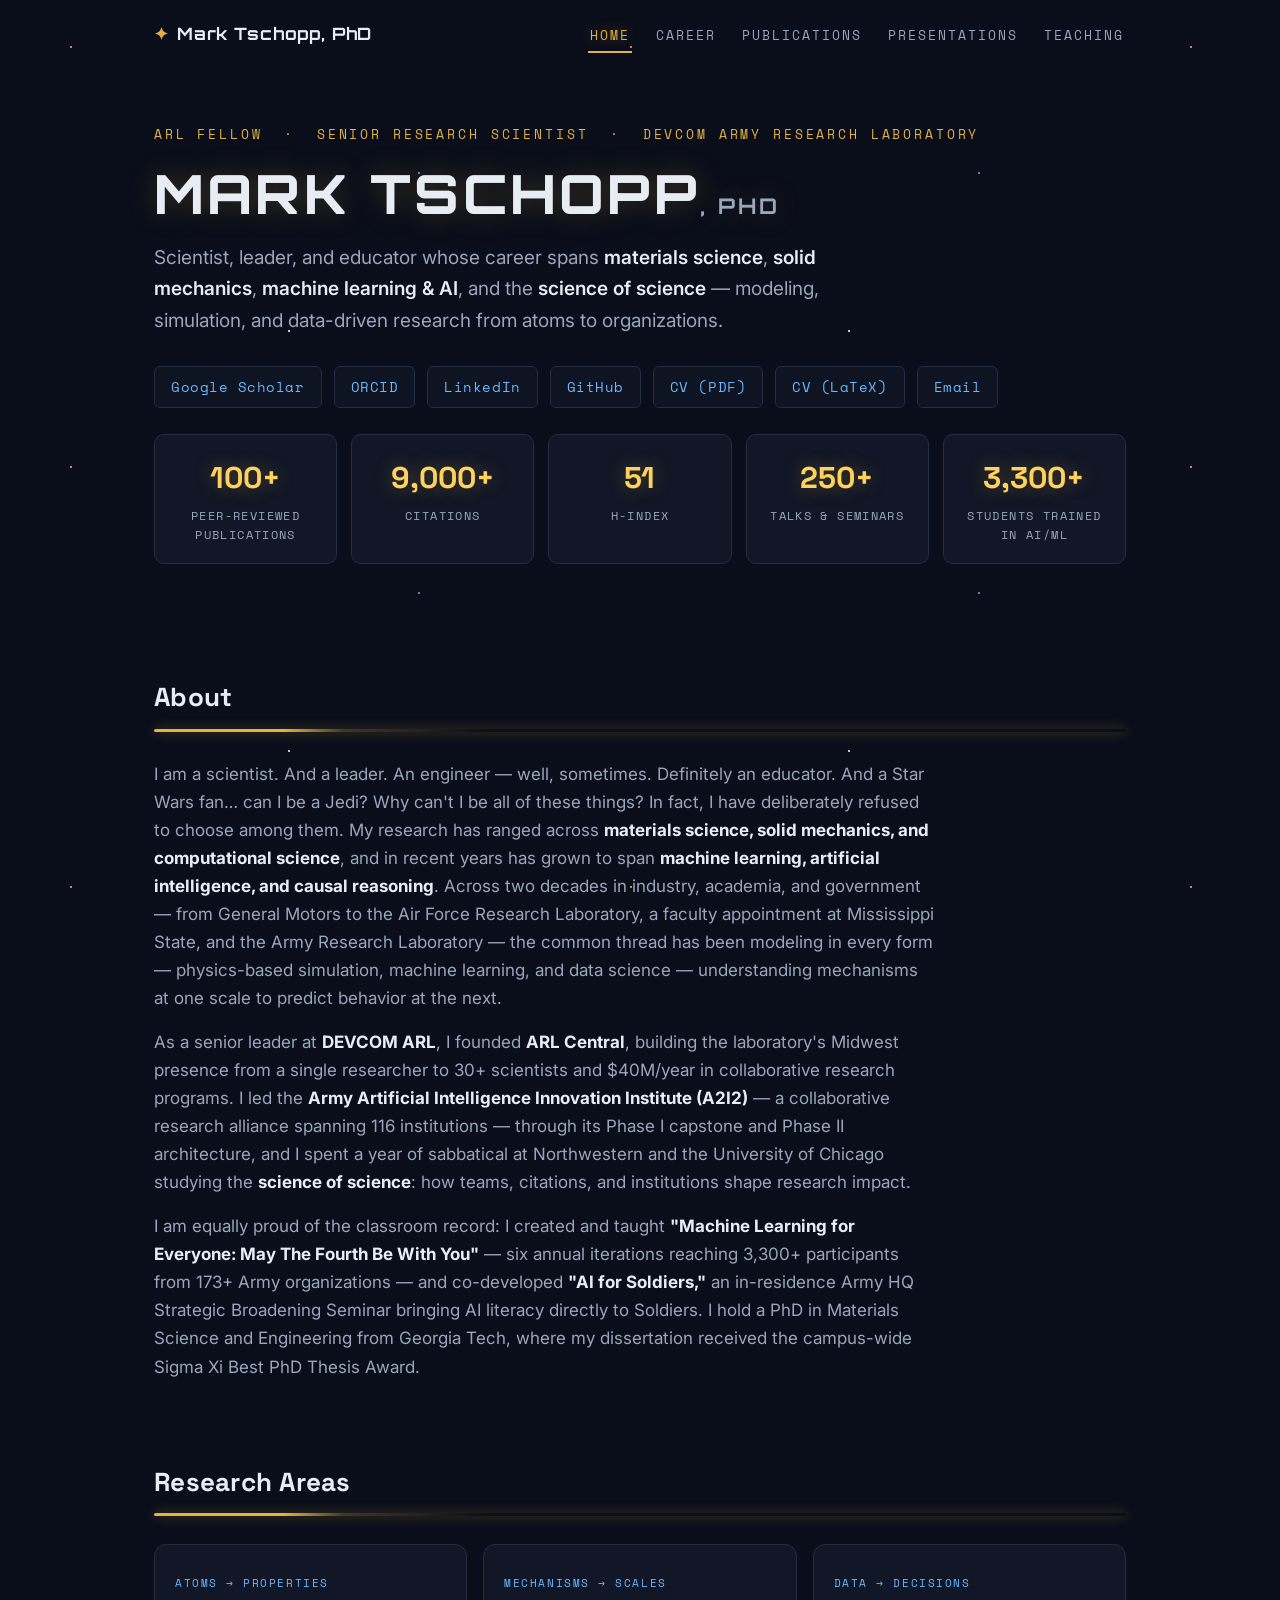
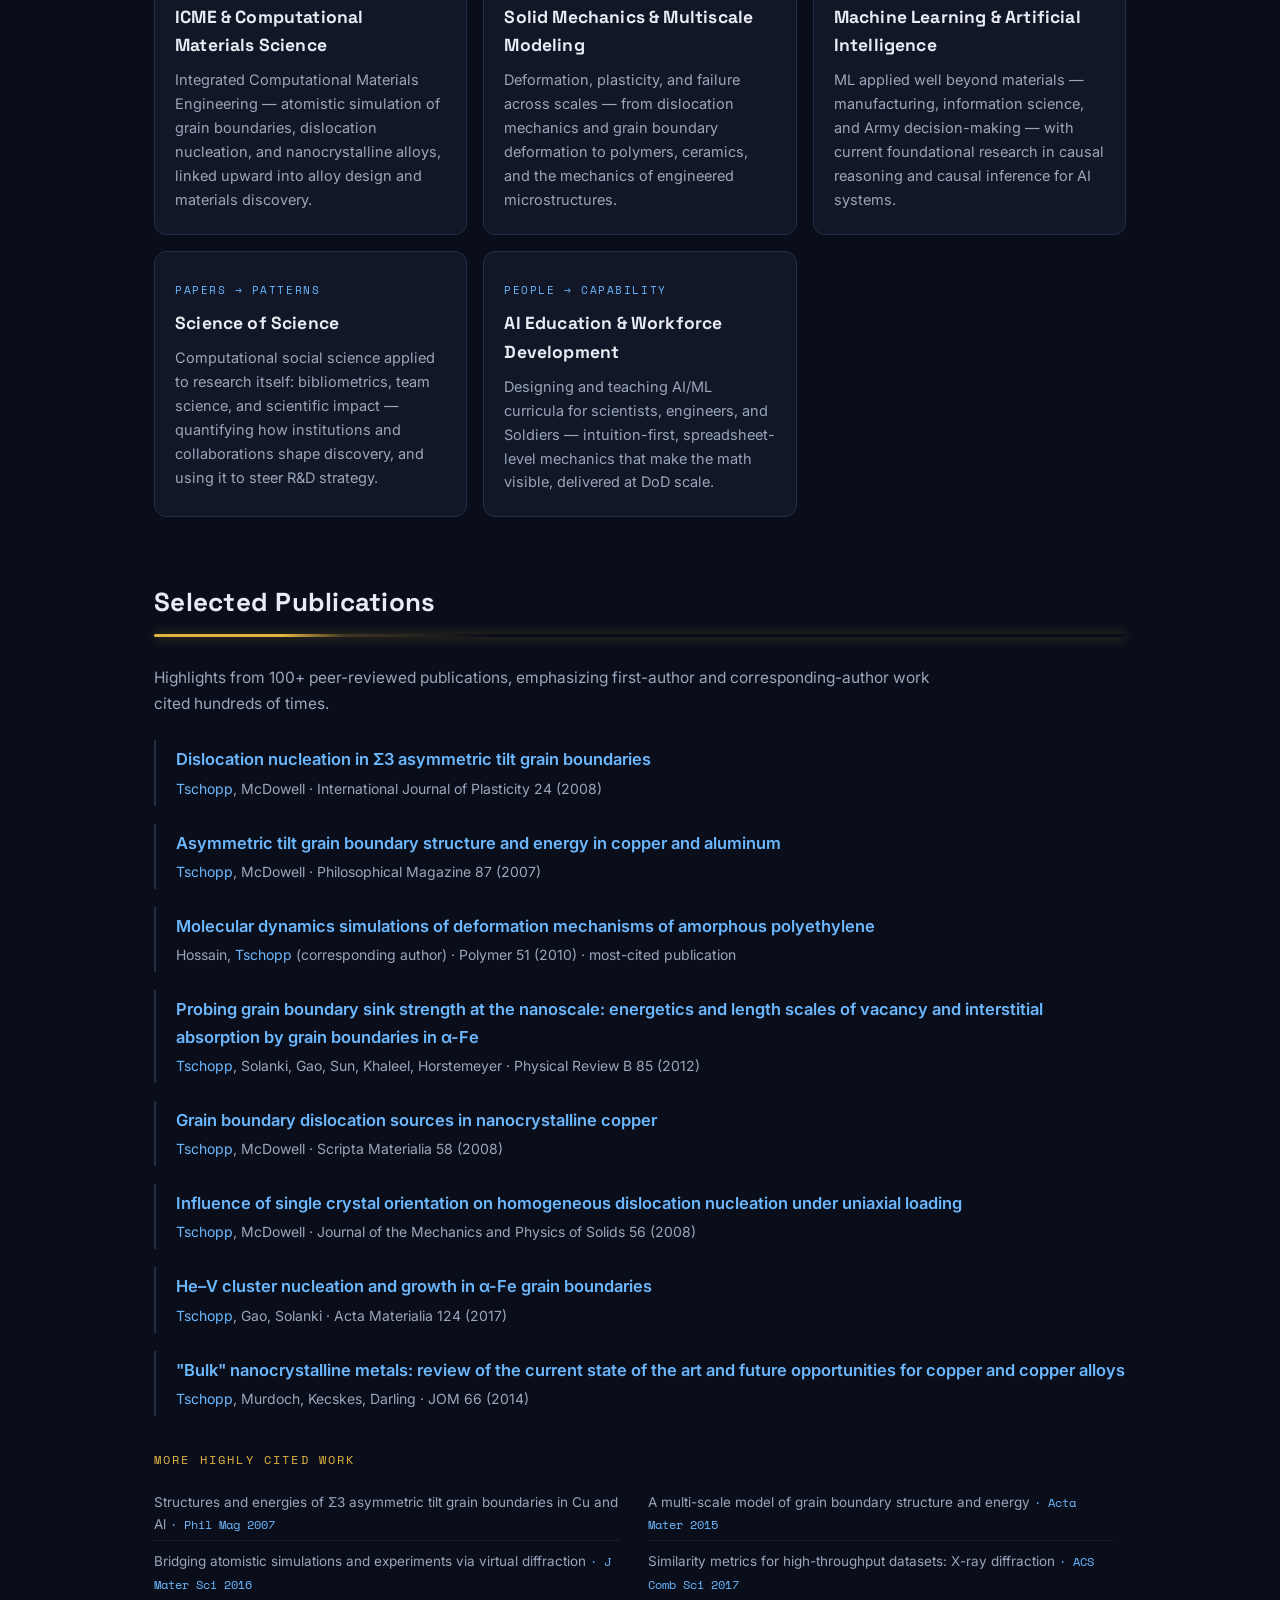
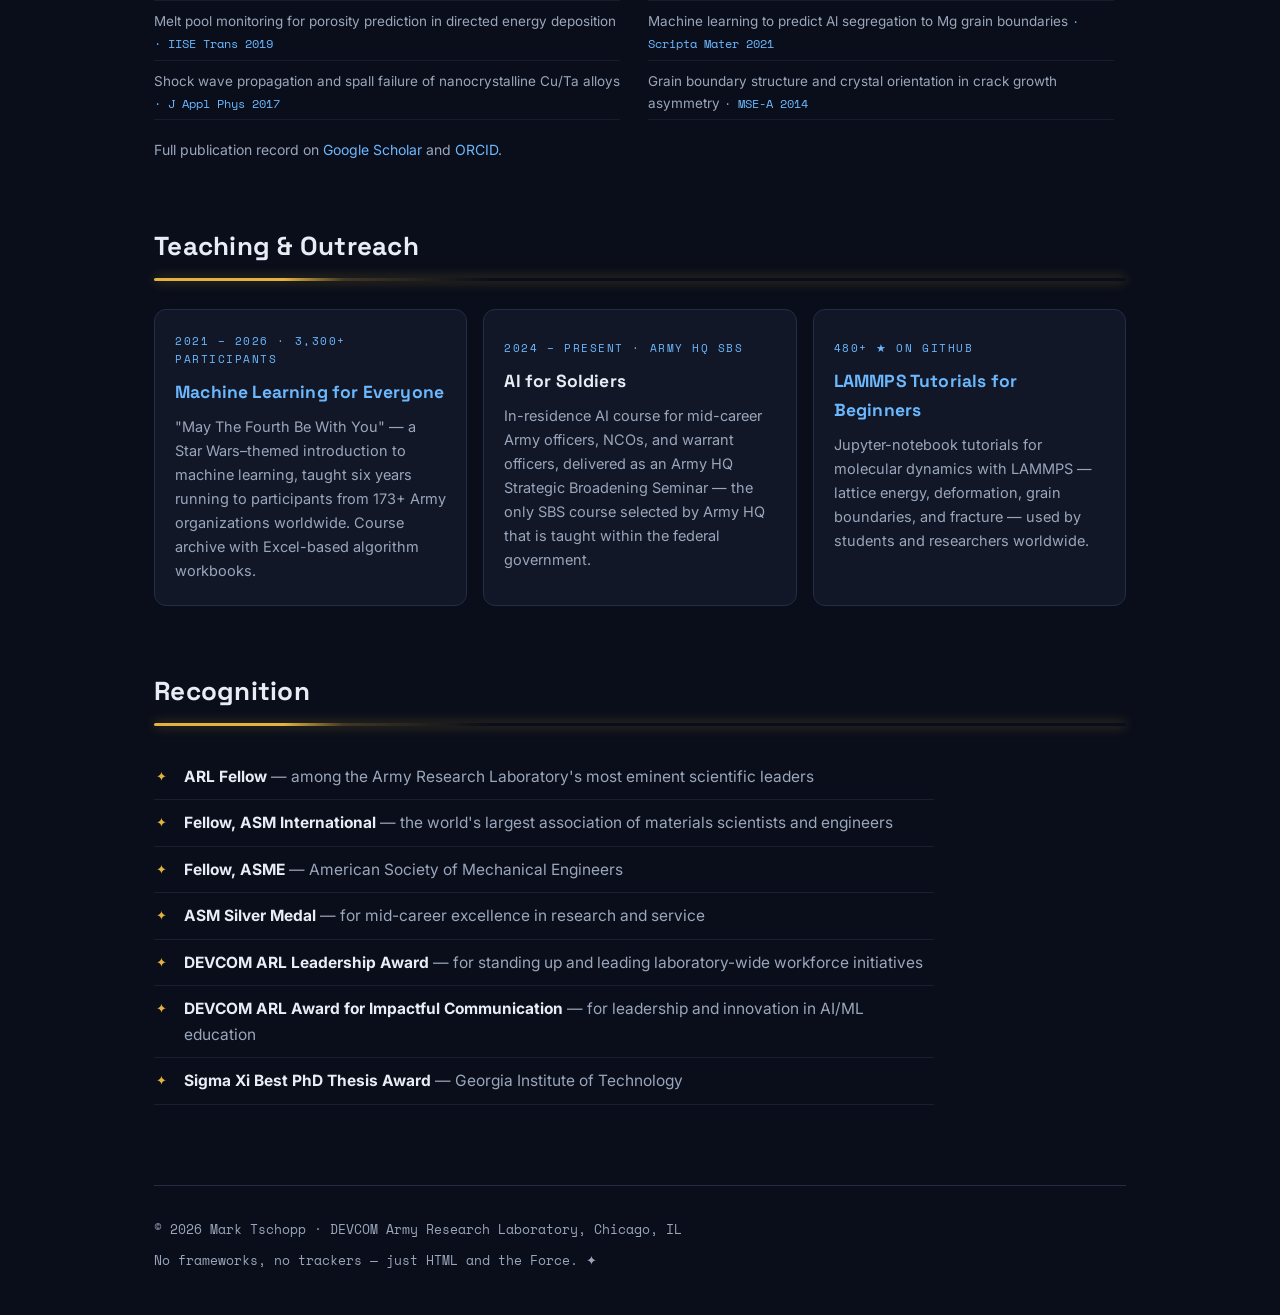
<file: index.html>
<!DOCTYPE html>
<html lang="en">
<head>
<meta charset="utf-8">
<meta name="viewport" content="width=device-width, initial-scale=1">
<title>Mark Tschopp, PhD — Scientist · Leader · Educator</title>
<meta name="description" content="Mark Tschopp is a Senior Research Scientist and ARL Fellow at the DEVCOM Army Research Laboratory whose career spans materials science, solid mechanics, machine learning and AI, and the science of science.">
<link rel="icon" href="data:image/svg+xml,%3Csvg xmlns='http://www.w3.org/2000/svg' viewBox='0 0 32 32'%3E%3Crect width='32' height='32' fill='%230a0e1a'/%3E%3Cpath d='M16 5l2.6 7.4L26 13l-6 4.6 2.2 7.9L16 20.8l-6.2 4.7L12 17.6 6 13l7.4-.6z' fill='%23e3b341'/%3E%3C/svg%3E">
<link rel="preconnect" href="https://fonts.googleapis.com">
<link rel="preconnect" href="https://fonts.gstatic.com" crossorigin>
<link href="https://fonts.googleapis.com/css2?family=Orbitron:wght@700;800&family=Space+Grotesk:wght@400;500;700&family=Inter:wght@400;500;600&family=Space+Mono:wght@400;700&display=swap" rel="stylesheet">
<link rel="stylesheet" href="style.css">
</head>
<body>
<nav class="topnav" aria-label="Site">
  <span class="brand"><span class="star">✦</span>Mark Tschopp, PhD</span>
  <ul><li><a class="tab active" href="index.html">Home</a></li><li><a class="tab" href="career.html">Career</a></li><li><a class="tab" href="publications.html">Publications</a></li><li><a class="tab" href="presentations.html">Presentations</a></li><li><a class="tab" href="teaching.html">Teaching</a></li></ul>
</nav>
<main>

<header class="hero">
  <div class="eyebrow">ARL Fellow &nbsp;·&nbsp; Senior Research Scientist &nbsp;·&nbsp; DEVCOM Army Research Laboratory</div>
  <h1>Mark&nbsp;Tschopp<span class="phd">, PhD</span></h1>
  <p class="tagline">
    Scientist, leader, and educator whose career spans <strong>materials science</strong>,
    <strong>solid mechanics</strong>, <strong>machine learning &amp; AI</strong>, and the
    <strong>science of science</strong> — modeling, simulation, and data-driven research
    from atoms to organizations.
  </p>
  <nav class="links" aria-label="Profiles">
    <a href="https://scholar.google.com/citations?user=dg2m2WsAAAAJ">Google Scholar</a>
    <a href="https://orcid.org/0000-0001-8471-5035">ORCID</a>
    <a href="https://www.linkedin.com/in/mark-tschopp/">LinkedIn</a>
    <a href="https://github.com/mrkllntschpp">GitHub</a>
    <a href="Tschopp-CV.pdf">CV (PDF)</a>
    <a href="https://github.com/mrkllntschpp/academic-cv">CV (LaTeX)</a>
    <a href="mailto:mark.a.tschopp.civ@army.mil">Email</a>
  </nav>
  <div class="stats">
    <div class="stat"><div class="n">100+</div><div class="l">Peer-Reviewed Publications</div></div>
    <div class="stat"><div class="n">9,000+</div><div class="l">Citations</div></div>
    <div class="stat"><div class="n">51</div><div class="l">h-index</div></div>
    <div class="stat"><div class="n">250+</div><div class="l">Talks &amp; Seminars</div></div>
    <div class="stat"><div class="n">3,300+</div><div class="l">Students Trained in AI/ML</div></div>
  </div>
</header>

<section class="about" id="about">
  <h2>About</h2>
  <div class="saber" role="presentation"></div>
  <p>
    I am a scientist. And a leader. An engineer — well, sometimes. Definitely an educator. And a
    Star Wars fan… can I be a Jedi? Why can't I be all of these things? In fact, I have
    deliberately refused to choose among them.
    My research has ranged across <strong>materials science, solid mechanics, and computational
    science</strong>, and in recent years has grown to span <strong>machine learning, artificial
    intelligence, and causal reasoning</strong>. Across two decades in industry, academia, and
    government — from General Motors to the Air Force Research Laboratory, a faculty appointment at
    Mississippi State, and the Army Research Laboratory — the common thread has been modeling in
    every form — physics-based simulation, machine learning, and data science — understanding
    mechanisms at one scale to predict behavior at the next.
  </p>
  <p>
    As a senior leader at <strong>DEVCOM ARL</strong>, I founded <strong>ARL Central</strong>,
    building the laboratory's Midwest presence from a single researcher to 30+ scientists and
    $40M/year in collaborative research programs. I led the <strong>Army Artificial Intelligence
    Innovation Institute (A2I2)</strong> — a collaborative research alliance spanning 116
    institutions — through its Phase I capstone and Phase II architecture, and I spent a year of
    sabbatical at Northwestern and the University of Chicago studying the
    <strong>science of science</strong>: how teams, citations, and institutions shape research impact.
  </p>
  <p>
    I am equally proud of the classroom record: I created and taught
    <strong>"Machine Learning for Everyone: May The Fourth Be With You"</strong> — six annual
    iterations reaching 3,300+ participants from 173+ Army organizations — and co-developed
    <strong>"AI for Soldiers,"</strong> an in-residence Army HQ Strategic Broadening Seminar bringing
    AI literacy directly to Soldiers. I hold a PhD in Materials Science and Engineering from Georgia
    Tech, where my dissertation received the campus-wide Sigma Xi Best PhD Thesis Award.
  </p>
</section>

<section id="research">
  <h2>Research Areas</h2>
  <div class="saber" role="presentation"></div>
  <div class="grid">
    <div class="card">
      <span class="tag">Atoms → Properties</span>
      <h3>ICME &amp; Computational Materials Science</h3>
      <p>Integrated Computational Materials Engineering — atomistic simulation of grain boundaries, dislocation nucleation, and nanocrystalline alloys, linked upward into alloy design and materials discovery.</p>
    </div>
    <div class="card">
      <span class="tag">Mechanisms → Scales</span>
      <h3>Solid Mechanics &amp; Multiscale Modeling</h3>
      <p>Deformation, plasticity, and failure across scales — from dislocation mechanics and grain boundary deformation to polymers, ceramics, and the mechanics of engineered microstructures.</p>
    </div>
    <div class="card">
      <span class="tag">Data → Decisions</span>
      <h3>Machine Learning &amp; Artificial Intelligence</h3>
      <p>ML applied well beyond materials — manufacturing, information science, and Army decision-making — with current foundational research in causal reasoning and causal inference for AI systems.</p>
    </div>
    <div class="card">
      <span class="tag">Papers → Patterns</span>
      <h3>Science of Science</h3>
      <p>Computational social science applied to research itself: bibliometrics, team science, and scientific impact — quantifying how institutions and collaborations shape discovery, and using it to steer R&amp;D strategy.</p>
    </div>
    <div class="card">
      <span class="tag">People → Capability</span>
      <h3>AI Education &amp; Workforce Development</h3>
      <p>Designing and teaching AI/ML curricula for scientists, engineers, and Soldiers — intuition-first, spreadsheet-level mechanics that make the math visible, delivered at DoD scale.</p>
    </div>
  </div>
</section>

<section id="publications">
  <h2>Selected Publications</h2>
  <div class="saber" role="presentation"></div>
  <p class="publead">
    Highlights from 100+ peer-reviewed publications, emphasizing first-author and
    corresponding-author work cited hundreds of times.
  </p>

  <div class="pub">
    <div class="t"><a href="https://doi.org/10.1016/j.ijplas.2007.02.010">Dislocation nucleation in Σ3 asymmetric tilt grain boundaries</a></div>
    <div class="m"><em>Tschopp</em>, McDowell · International Journal of Plasticity 24 (2008)</div>
  </div>
  <div class="pub">
    <div class="t"><a href="https://doi.org/10.1080/14786430701455321">Asymmetric tilt grain boundary structure and energy in copper and aluminum</a></div>
    <div class="m"><em>Tschopp</em>, McDowell · Philosophical Magazine 87 (2007)</div>
  </div>
  <div class="pub">
    <div class="t"><a href="https://doi.org/10.1016/j.polymer.2010.10.009">Molecular dynamics simulations of deformation mechanisms of amorphous polyethylene</a></div>
    <div class="m">Hossain, <em>Tschopp</em> (corresponding author) · Polymer 51 (2010) · most-cited publication</div>
  </div>
  <div class="pub">
    <div class="t"><a href="https://doi.org/10.1103/PhysRevB.85.064108">Probing grain boundary sink strength at the nanoscale: energetics and length scales of vacancy and interstitial absorption by grain boundaries in α-Fe</a></div>
    <div class="m"><em>Tschopp</em>, Solanki, Gao, Sun, Khaleel, Horstemeyer · Physical Review B 85 (2012)</div>
  </div>
  <div class="pub">
    <div class="t"><a href="https://doi.org/10.1016/j.scriptamat.2007.10.010">Grain boundary dislocation sources in nanocrystalline copper</a></div>
    <div class="m"><em>Tschopp</em>, McDowell · Scripta Materialia 58 (2008)</div>
  </div>
  <div class="pub">
    <div class="t"><a href="https://doi.org/10.1016/j.jmps.2007.11.012">Influence of single crystal orientation on homogeneous dislocation nucleation under uniaxial loading</a></div>
    <div class="m"><em>Tschopp</em>, McDowell · Journal of the Mechanics and Physics of Solids 56 (2008)</div>
  </div>
  <div class="pub">
    <div class="t"><a href="https://doi.org/10.1016/j.actamat.2016.11.027">He–V cluster nucleation and growth in α-Fe grain boundaries</a></div>
    <div class="m"><em>Tschopp</em>, Gao, Solanki · Acta Materialia 124 (2017)</div>
  </div>
  <div class="pub">
    <div class="t"><a href="https://doi.org/10.1007/s11837-014-0978-z">"Bulk" nanocrystalline metals: review of the current state of the art and future opportunities for copper and copper alloys</a></div>
    <div class="m"><em>Tschopp</em>, Murdoch, Kecskes, Darling · JOM 66 (2014)</div>
  </div>

  <div class="subhead">More Highly Cited Work</div>
  <div class="pubmini">
    <a href="https://doi.org/10.1080/14786430701255895">Structures and energies of Σ3 asymmetric tilt grain boundaries in Cu and Al <span class="v">· Phil Mag 2007</span></a>
    <a href="https://doi.org/10.1016/j.actamat.2014.08.045">A multi-scale model of grain boundary structure and energy <span class="v">· Acta Mater 2015</span></a>
    <a href="https://doi.org/10.1007/s10853-015-9087-9">Bridging atomistic simulations and experiments via virtual diffraction <span class="v">· J Mater Sci 2016</span></a>
    <a href="https://doi.org/10.1021/acscombsci.6b00142">Similarity metrics for high-throughput datasets: X-ray diffraction <span class="v">· ACS Comb Sci 2017</span></a>
    <a href="https://doi.org/10.1080/24725854.2017.1417656">Melt pool monitoring for porosity prediction in directed energy deposition <span class="v">· IISE Trans 2019</span></a>
    <a href="https://doi.org/10.1016/j.scriptamat.2021.114150">Machine learning to predict Al segregation to Mg grain boundaries <span class="v">· Scripta Mater 2021</span></a>
    <a href="https://doi.org/10.1063/1.5001761">Shock wave propagation and spall failure of nanocrystalline Cu/Ta alloys <span class="v">· J Appl Phys 2017</span></a>
    <a href="https://doi.org/10.1016/j.msea.2014.08.083">Grain boundary structure and crystal orientation in crack growth asymmetry <span class="v">· MSE-A 2014</span></a>
  </div>

  <p class="pubnote">
    Full publication record on <a href="https://scholar.google.com/citations?user=dg2m2WsAAAAJ">Google Scholar</a>
    and <a href="https://orcid.org/0000-0001-8471-5035">ORCID</a>.
  </p>
</section>

<section id="teaching">
  <h2>Teaching &amp; Outreach</h2>
  <div class="saber" role="presentation"></div>
  <div class="grid">
    <div class="card">
      <span class="tag">2021 – 2026 · 3,300+ participants</span>
      <h3><a href="https://github.com/mrkllntschpp/Machine-Learning-For-Everyone">Machine Learning for Everyone</a></h3>
      <p>"May The Fourth Be With You" — a Star Wars–themed introduction to machine learning, taught six years running to participants from 173+ Army organizations worldwide. Course archive with Excel-based algorithm workbooks.</p>
    </div>
    <div class="card">
      <span class="tag">2024 – Present · Army HQ SBS</span>
      <h3>AI for Soldiers</h3>
      <p>In-residence AI course for mid-career Army officers, NCOs, and warrant officers, delivered as an Army HQ Strategic Broadening Seminar — the only SBS course selected by Army HQ that is taught within the federal government.</p>
    </div>
    <div class="card">
      <span class="tag">480+ ★ on GitHub</span>
      <h3><a href="https://github.com/mrkllntschpp/lammps-tutorials">LAMMPS Tutorials for Beginners</a></h3>
      <p>Jupyter-notebook tutorials for molecular dynamics with LAMMPS — lattice energy, deformation, grain boundaries, and fracture — used by students and researchers worldwide.</p>
    </div>
  </div>
</section>

<section id="recognition">
  <h2>Recognition</h2>
  <div class="saber" role="presentation"></div>
  <ul class="honors">
    <li><strong>ARL Fellow</strong> — among the Army Research Laboratory's most eminent scientific leaders</li>
    <li><strong>Fellow, ASM International</strong> — the world's largest association of materials scientists and engineers</li>
    <li><strong>Fellow, ASME</strong> — American Society of Mechanical Engineers</li>
    <li><strong>ASM Silver Medal</strong> — for mid-career excellence in research and service</li>
    <li><strong>DEVCOM ARL Leadership Award</strong> — for standing up and leading laboratory-wide workforce initiatives</li>
    <li><strong>DEVCOM ARL Award for Impactful Communication</strong> — for leadership and innovation in AI/ML education</li>
    <li><strong>Sigma Xi Best PhD Thesis Award</strong> — Georgia Institute of Technology</li>
  </ul>
</section>

<footer>
  <span>© 2026 Mark Tschopp · DEVCOM Army Research Laboratory, Chicago, IL</span>
  <span>No frameworks, no trackers — just HTML and the Force. ✦</span>
</footer>

</main>
</body>
</html>
</file>
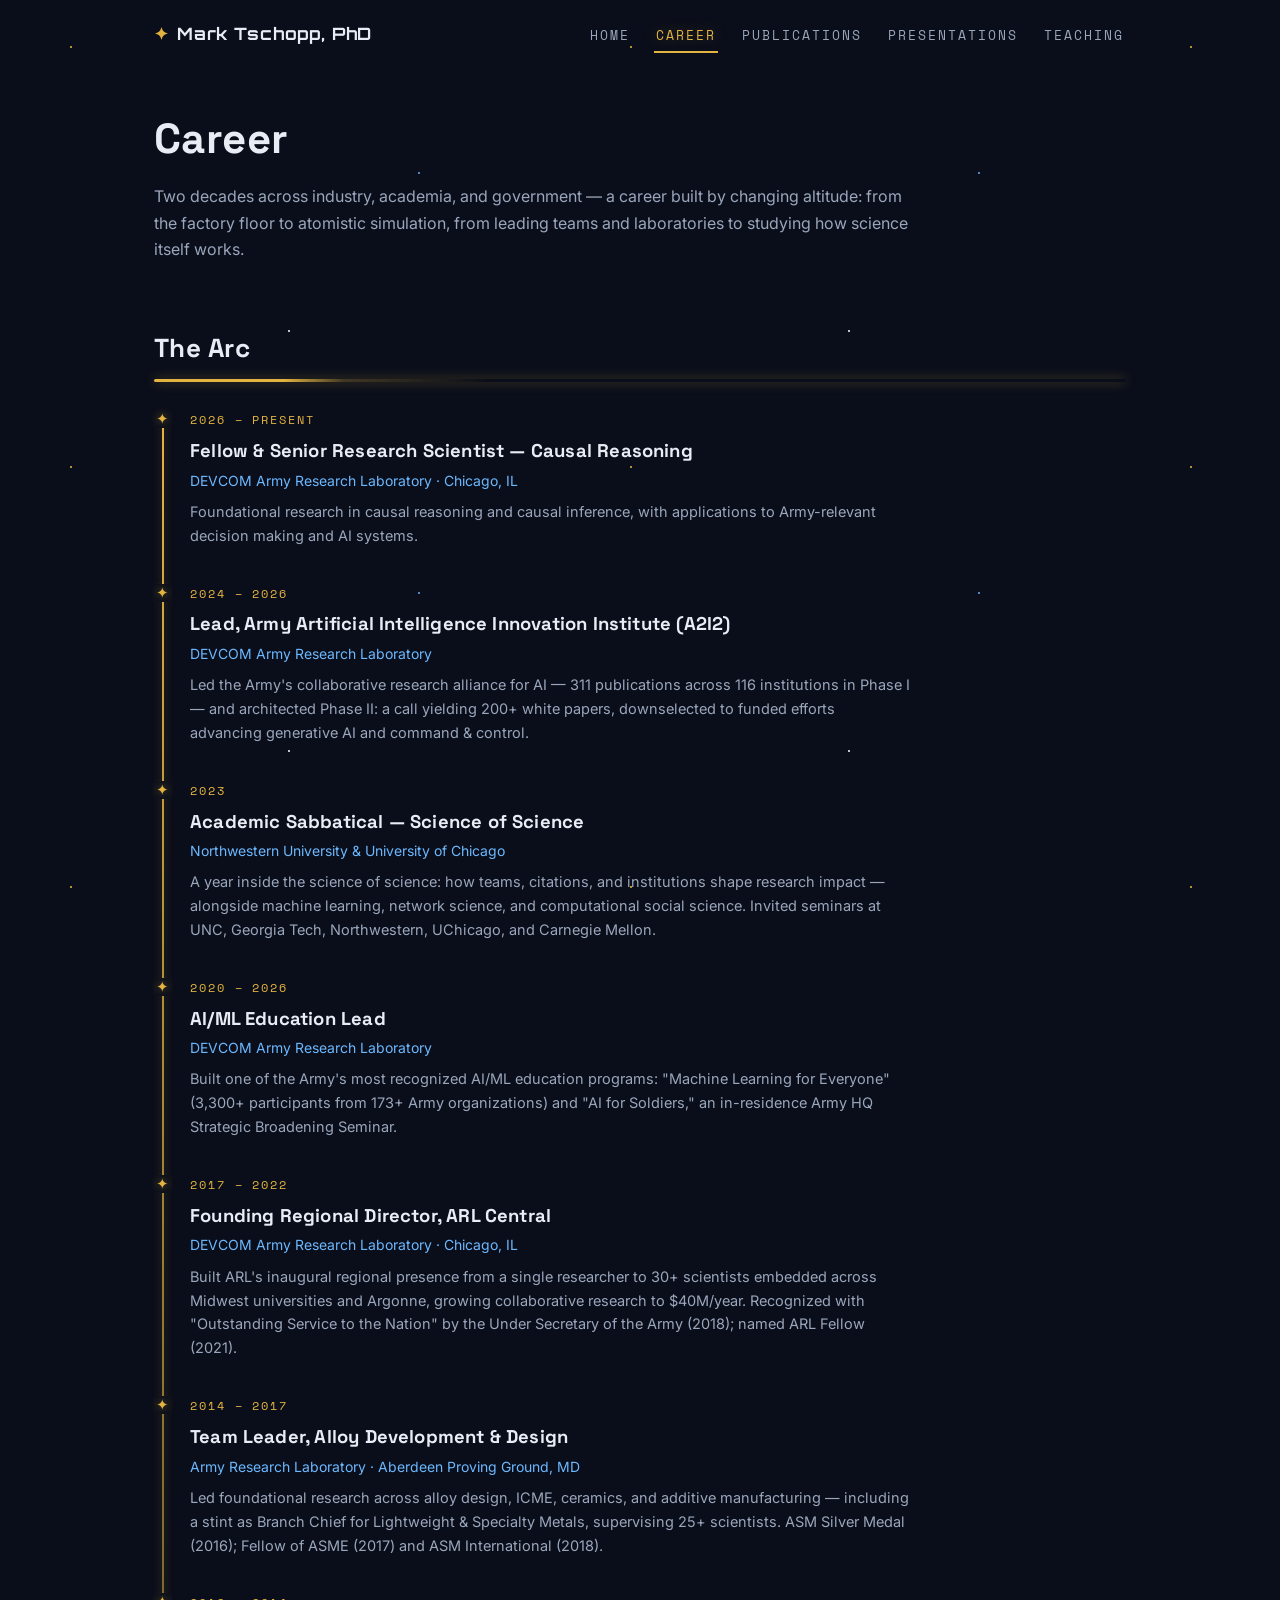
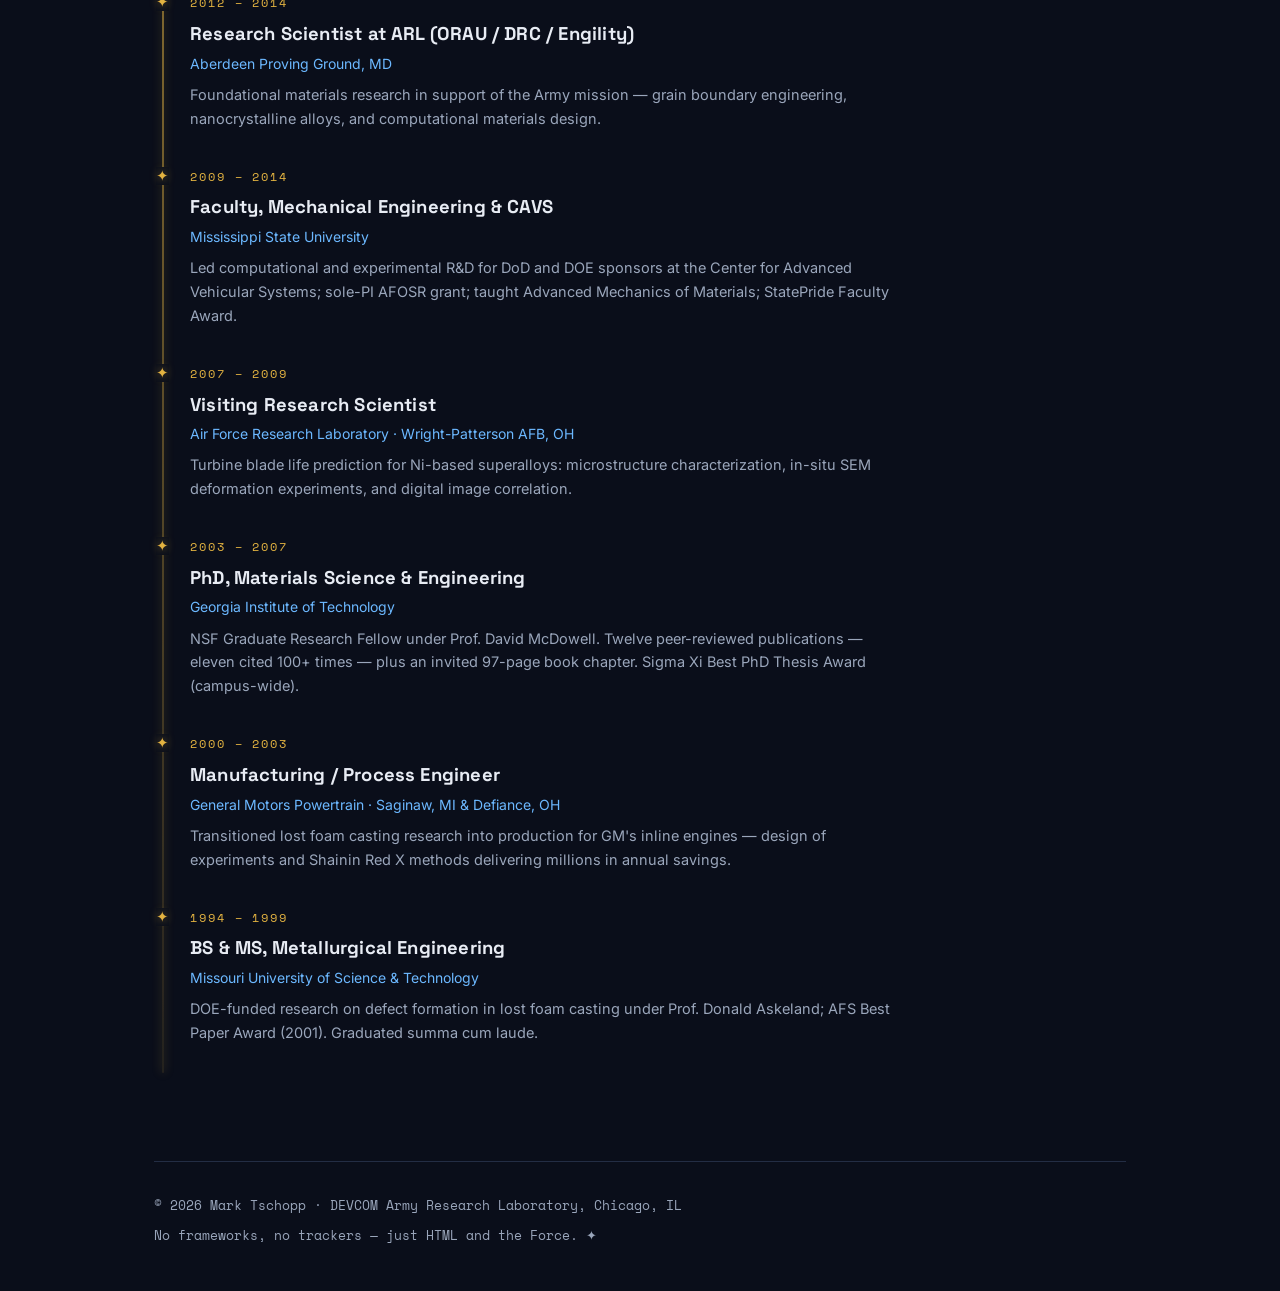
<file: career.html>
<!DOCTYPE html>
<html lang="en">
<head>
<meta charset="utf-8">
<meta name="viewport" content="width=device-width, initial-scale=1">
<title>Career — Mark Tschopp, PhD</title>
<link rel="icon" href="data:image/svg+xml,%3Csvg xmlns='http://www.w3.org/2000/svg' viewBox='0 0 32 32'%3E%3Crect width='32' height='32' fill='%230a0e1a'/%3E%3Cpath d='M16 5l2.6 7.4L26 13l-6 4.6 2.2 7.9L16 20.8l-6.2 4.7L12 17.6 6 13l7.4-.6z' fill='%23e3b341'/%3E%3C/svg%3E">
<link rel="preconnect" href="https://fonts.googleapis.com">
<link rel="preconnect" href="https://fonts.gstatic.com" crossorigin>
<link href="https://fonts.googleapis.com/css2?family=Orbitron:wght@700;800&family=Space+Grotesk:wght@400;500;700&family=Inter:wght@400;500;600&family=Space+Mono:wght@400;700&display=swap" rel="stylesheet">
<link rel="stylesheet" href="style.css">
</head>
<body>
<nav class="topnav" aria-label="Site">
  <span class="brand"><span class="star">✦</span>Mark Tschopp, PhD</span>
  <ul><li><a class="tab" href="index.html">Home</a></li><li><a class="tab active" href="career.html">Career</a></li><li><a class="tab" href="publications.html">Publications</a></li><li><a class="tab" href="presentations.html">Presentations</a></li><li><a class="tab" href="teaching.html">Teaching</a></li></ul>
</nav>
<main>
<header class="pagehead">
  <h1>Career</h1>
  <p class="sub">Two decades across industry, academia, and government — a career built by changing
  altitude: from the factory floor to atomistic simulation, from leading teams and laboratories to
  studying how science itself works.</p>
</header>
<section><h2>The Arc</h2><div class="saber" role="presentation"></div>
<div class="timeline">
<div class="tl-item"><div class="tl-date">2026 – Present</div><h3>Fellow &amp; Senior Research Scientist — Causal Reasoning</h3><div class="tl-org">DEVCOM Army Research Laboratory · Chicago, IL</div><p>Foundational research in causal reasoning and causal inference, with applications to Army-relevant decision making and AI systems.</p></div>
<div class="tl-item"><div class="tl-date">2024 – 2026</div><h3>Lead, Army Artificial Intelligence Innovation Institute (A2I2)</h3><div class="tl-org">DEVCOM Army Research Laboratory</div><p>Led the Army's collaborative research alliance for AI — 311 publications across 116 institutions in Phase I — and architected Phase II: a call yielding 200+ white papers, downselected to funded efforts advancing generative AI and command &amp; control.</p></div>
<div class="tl-item"><div class="tl-date">2023</div><h3>Academic Sabbatical — Science of Science</h3><div class="tl-org">Northwestern University &amp; University of Chicago</div><p>A year inside the science of science: how teams, citations, and institutions shape research impact — alongside machine learning, network science, and computational social science. Invited seminars at UNC, Georgia Tech, Northwestern, UChicago, and Carnegie Mellon.</p></div>
<div class="tl-item"><div class="tl-date">2020 – 2026</div><h3>AI/ML Education Lead</h3><div class="tl-org">DEVCOM Army Research Laboratory</div><p>Built one of the Army's most recognized AI/ML education programs: "Machine Learning for Everyone" (3,300+ participants from 173+ Army organizations) and "AI for Soldiers," an in-residence Army HQ Strategic Broadening Seminar.</p></div>
<div class="tl-item"><div class="tl-date">2017 – 2022</div><h3>Founding Regional Director, ARL Central</h3><div class="tl-org">DEVCOM Army Research Laboratory · Chicago, IL</div><p>Built ARL's inaugural regional presence from a single researcher to 30+ scientists embedded across Midwest universities and Argonne, growing collaborative research to $40M/year. Recognized with "Outstanding Service to the Nation" by the Under Secretary of the Army (2018); named ARL Fellow (2021).</p></div>
<div class="tl-item"><div class="tl-date">2014 – 2017</div><h3>Team Leader, Alloy Development &amp; Design</h3><div class="tl-org">Army Research Laboratory · Aberdeen Proving Ground, MD</div><p>Led foundational research across alloy design, ICME, ceramics, and additive manufacturing — including a stint as Branch Chief for Lightweight &amp; Specialty Metals, supervising 25+ scientists. ASM Silver Medal (2016); Fellow of ASME (2017) and ASM International (2018).</p></div>
<div class="tl-item"><div class="tl-date">2012 – 2014</div><h3>Research Scientist at ARL (ORAU / DRC / Engility)</h3><div class="tl-org">Aberdeen Proving Ground, MD</div><p>Foundational materials research in support of the Army mission — grain boundary engineering, nanocrystalline alloys, and computational materials design.</p></div>
<div class="tl-item"><div class="tl-date">2009 – 2014</div><h3>Faculty, Mechanical Engineering &amp; CAVS</h3><div class="tl-org">Mississippi State University</div><p>Led computational and experimental R&amp;D for DoD and DOE sponsors at the Center for Advanced Vehicular Systems; sole-PI AFOSR grant; taught Advanced Mechanics of Materials; StatePride Faculty Award.</p></div>
<div class="tl-item"><div class="tl-date">2007 – 2009</div><h3>Visiting Research Scientist</h3><div class="tl-org">Air Force Research Laboratory · Wright-Patterson AFB, OH</div><p>Turbine blade life prediction for Ni-based superalloys: microstructure characterization, in-situ SEM deformation experiments, and digital image correlation.</p></div>
<div class="tl-item"><div class="tl-date">2003 – 2007</div><h3>PhD, Materials Science &amp; Engineering</h3><div class="tl-org">Georgia Institute of Technology</div><p>NSF Graduate Research Fellow under Prof. David McDowell. Twelve peer-reviewed publications — eleven cited 100+ times — plus an invited 97-page book chapter. Sigma Xi Best PhD Thesis Award (campus-wide).</p></div>
<div class="tl-item"><div class="tl-date">2000 – 2003</div><h3>Manufacturing / Process Engineer</h3><div class="tl-org">General Motors Powertrain · Saginaw, MI &amp; Defiance, OH</div><p>Transitioned lost foam casting research into production for GM's inline engines — design of experiments and Shainin Red X methods delivering millions in annual savings.</p></div>
<div class="tl-item"><div class="tl-date">1994 – 1999</div><h3>BS &amp; MS, Metallurgical Engineering</h3><div class="tl-org">Missouri University of Science &amp; Technology</div><p>DOE-funded research on defect formation in lost foam casting under Prof. Donald Askeland; AFS Best Paper Award (2001). Graduated summa cum laude.</p></div>
</div></section>
<footer>
  <span>© 2026 Mark Tschopp · DEVCOM Army Research Laboratory, Chicago, IL</span>
  <span>No frameworks, no trackers — just HTML and the Force. ✦</span>
</footer>
</main>
</body>
</html>
</file>
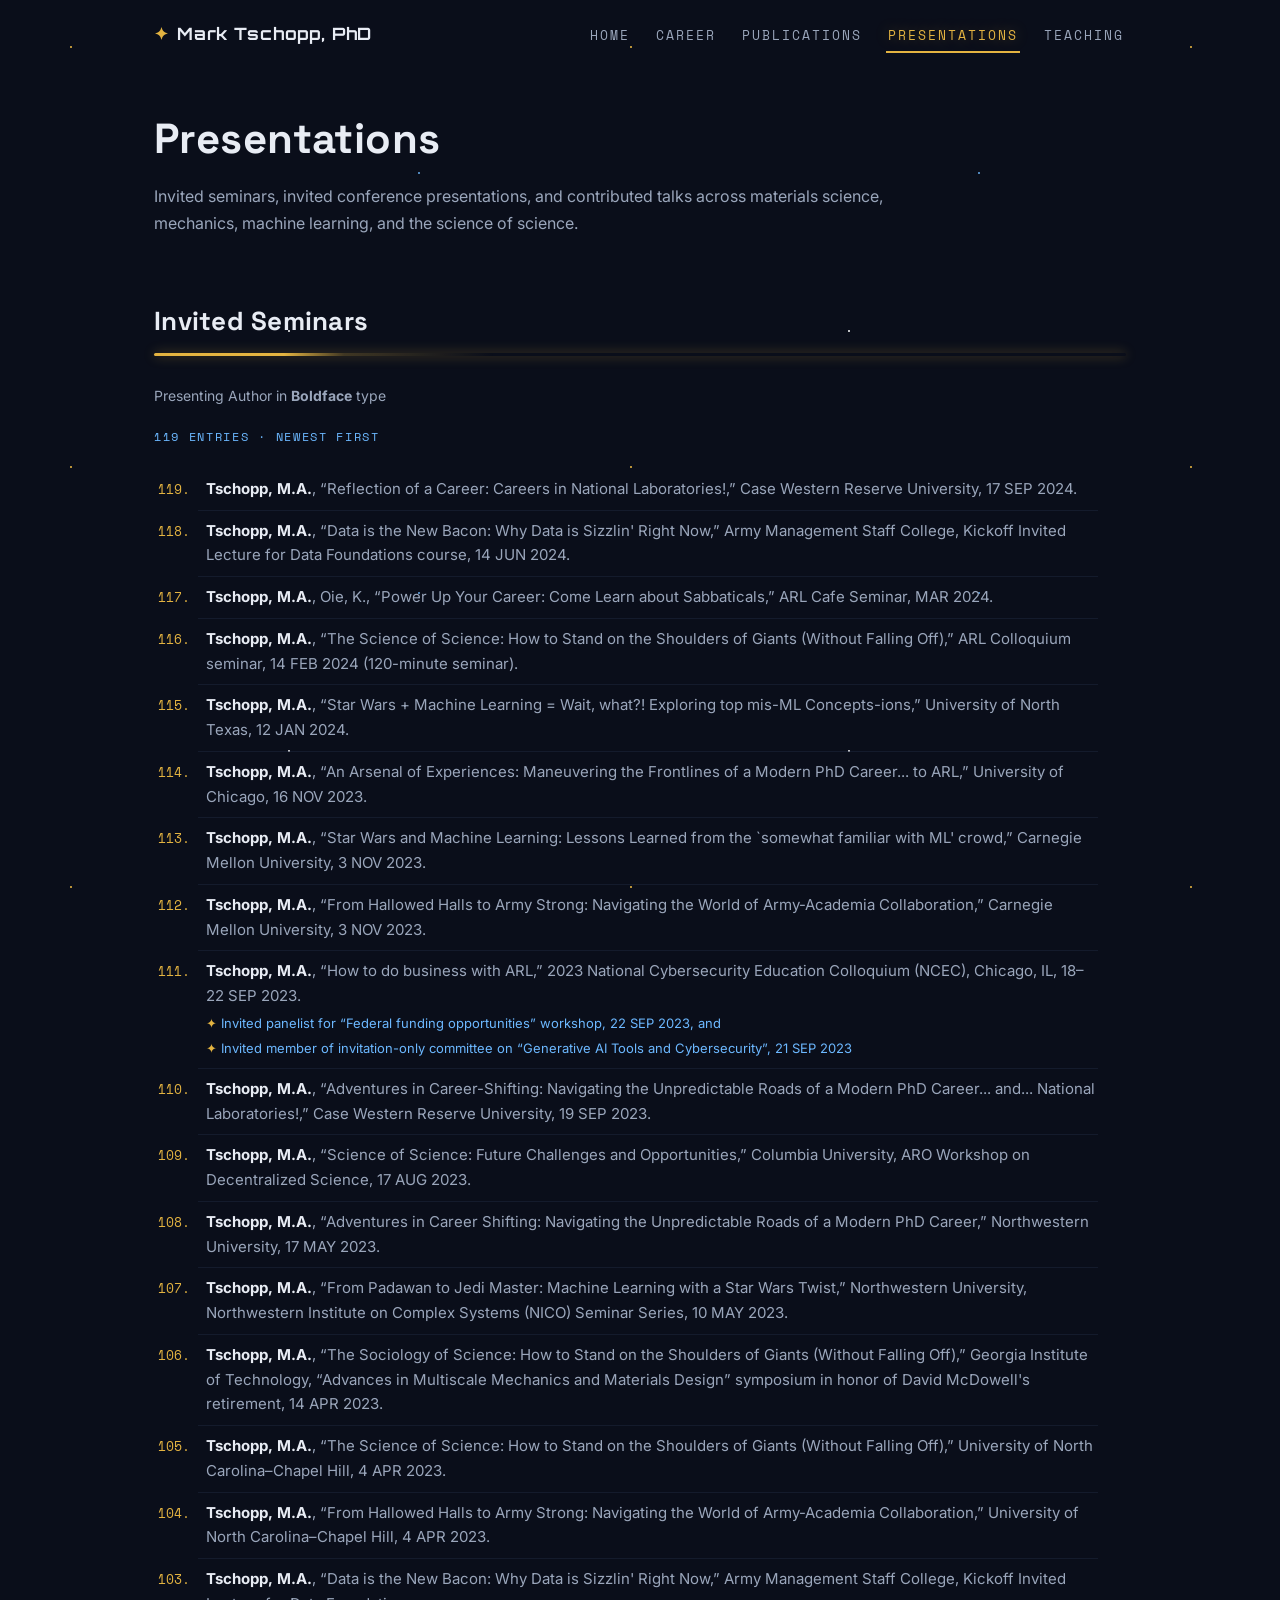
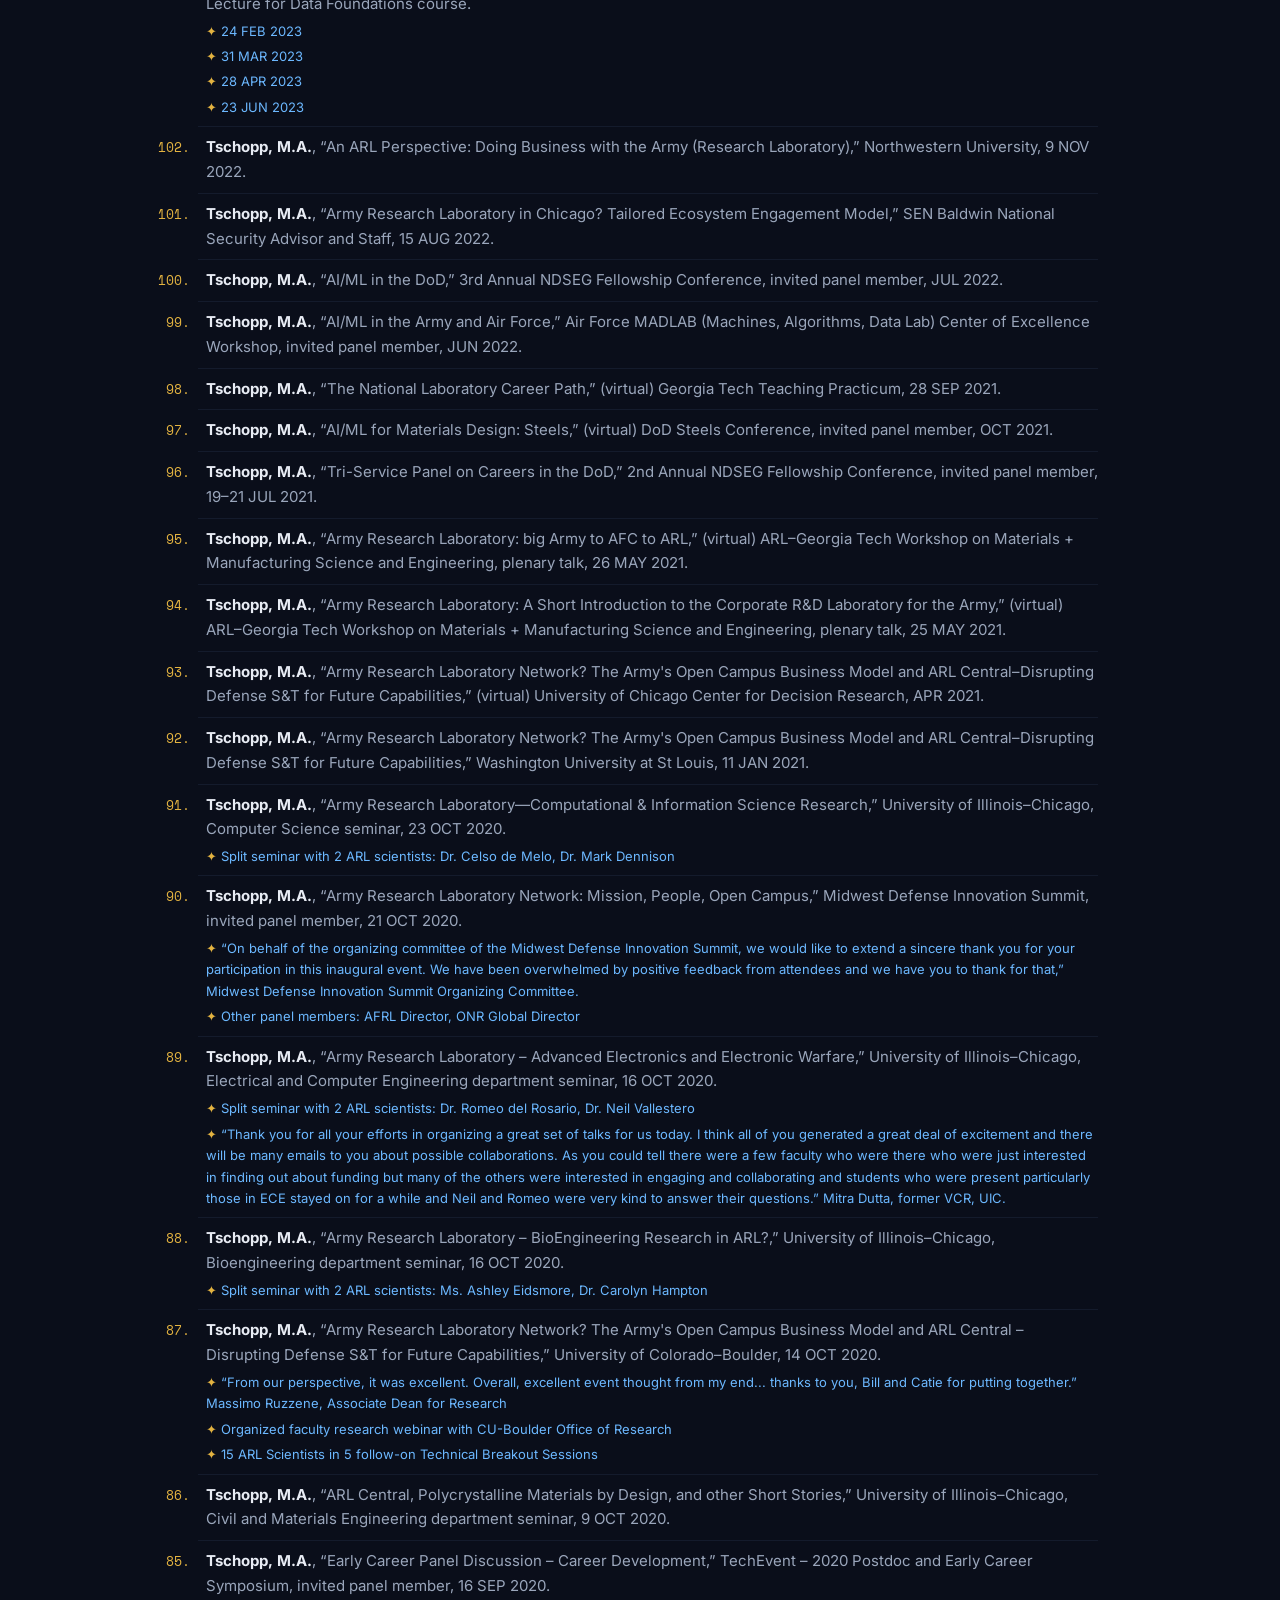
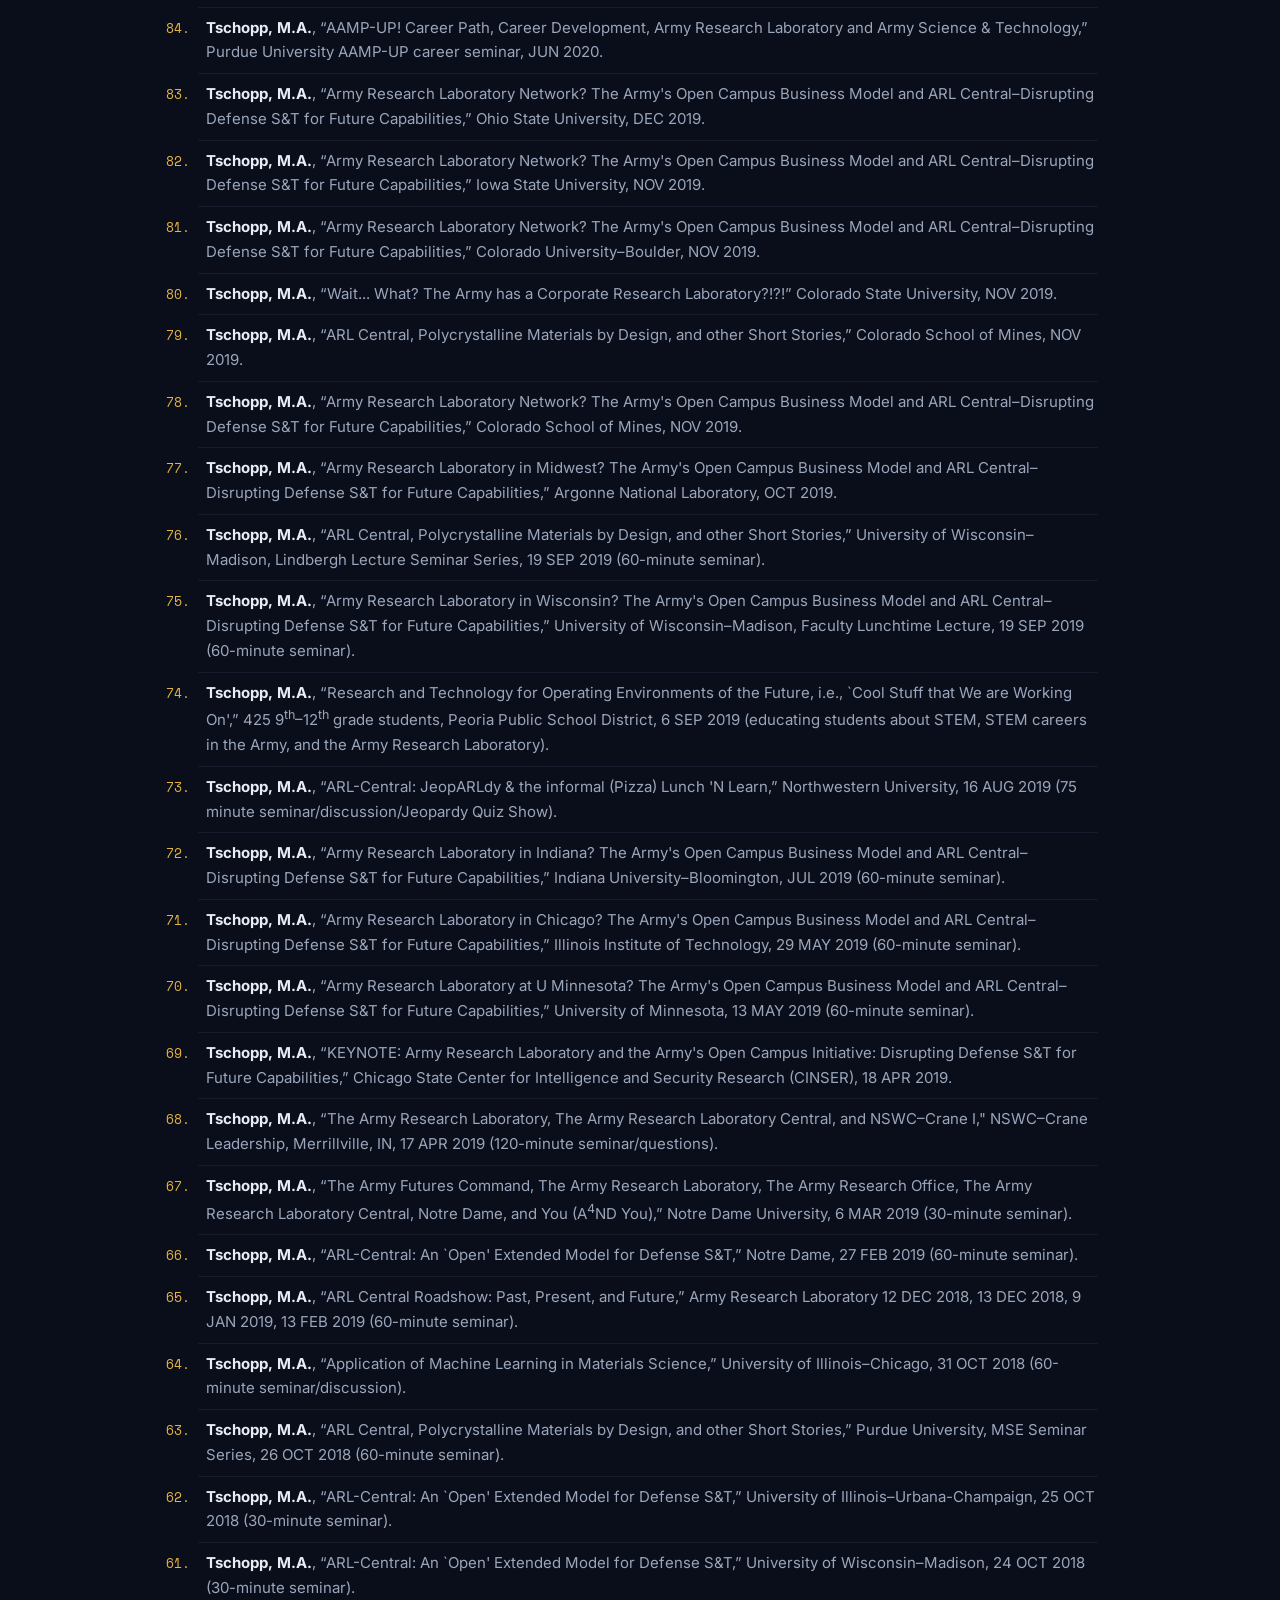
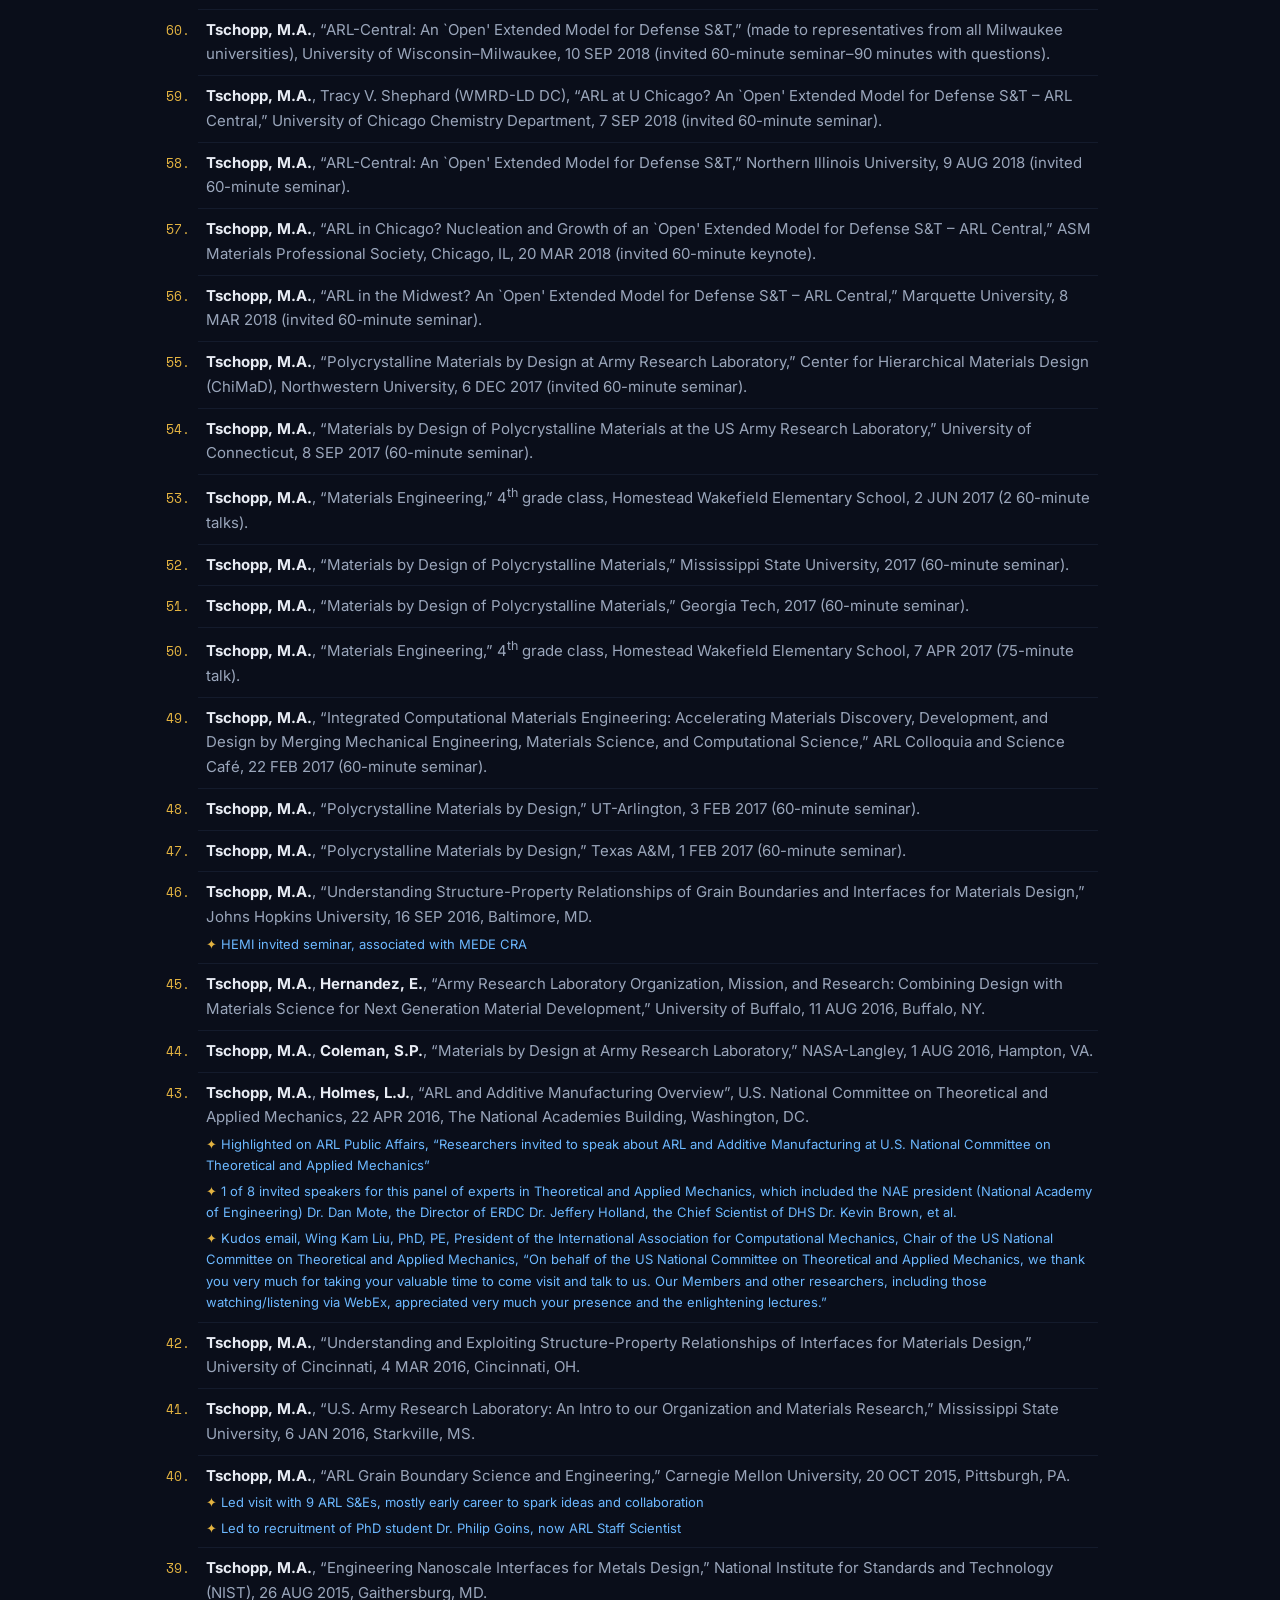
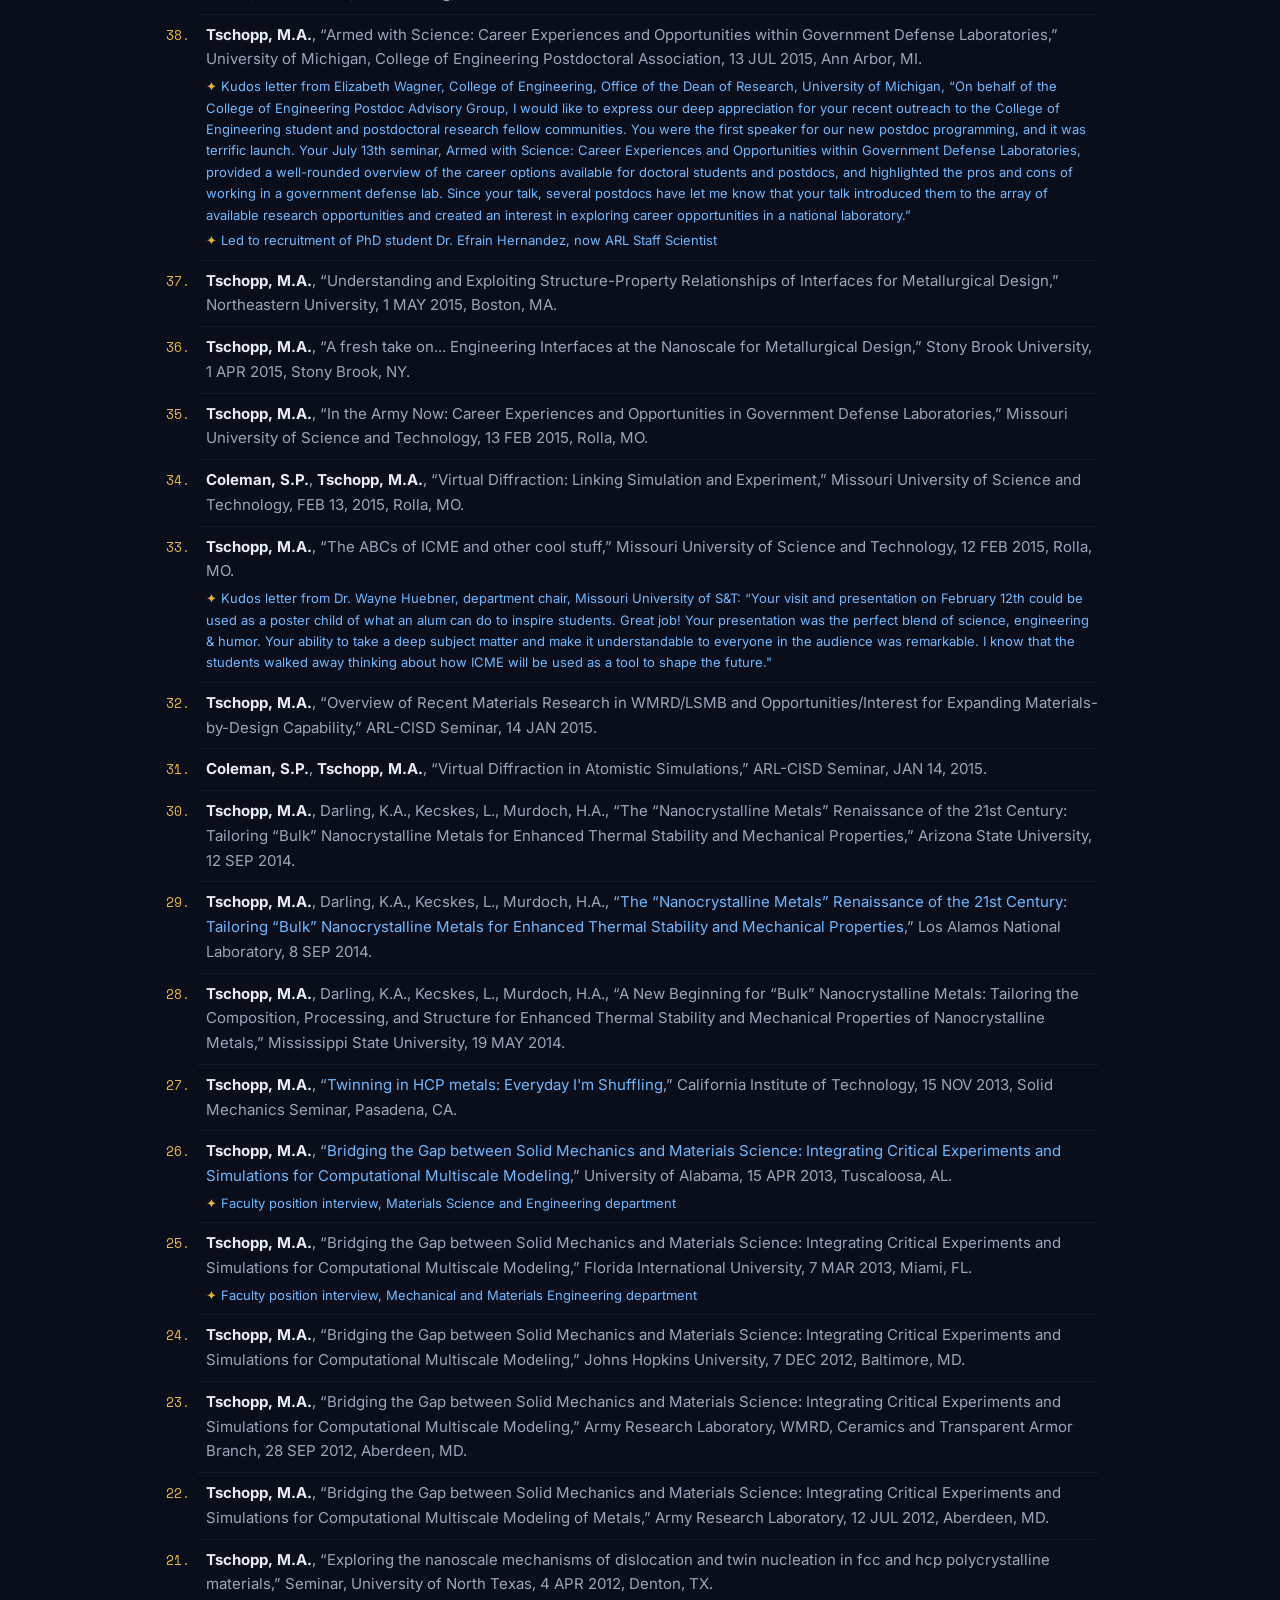
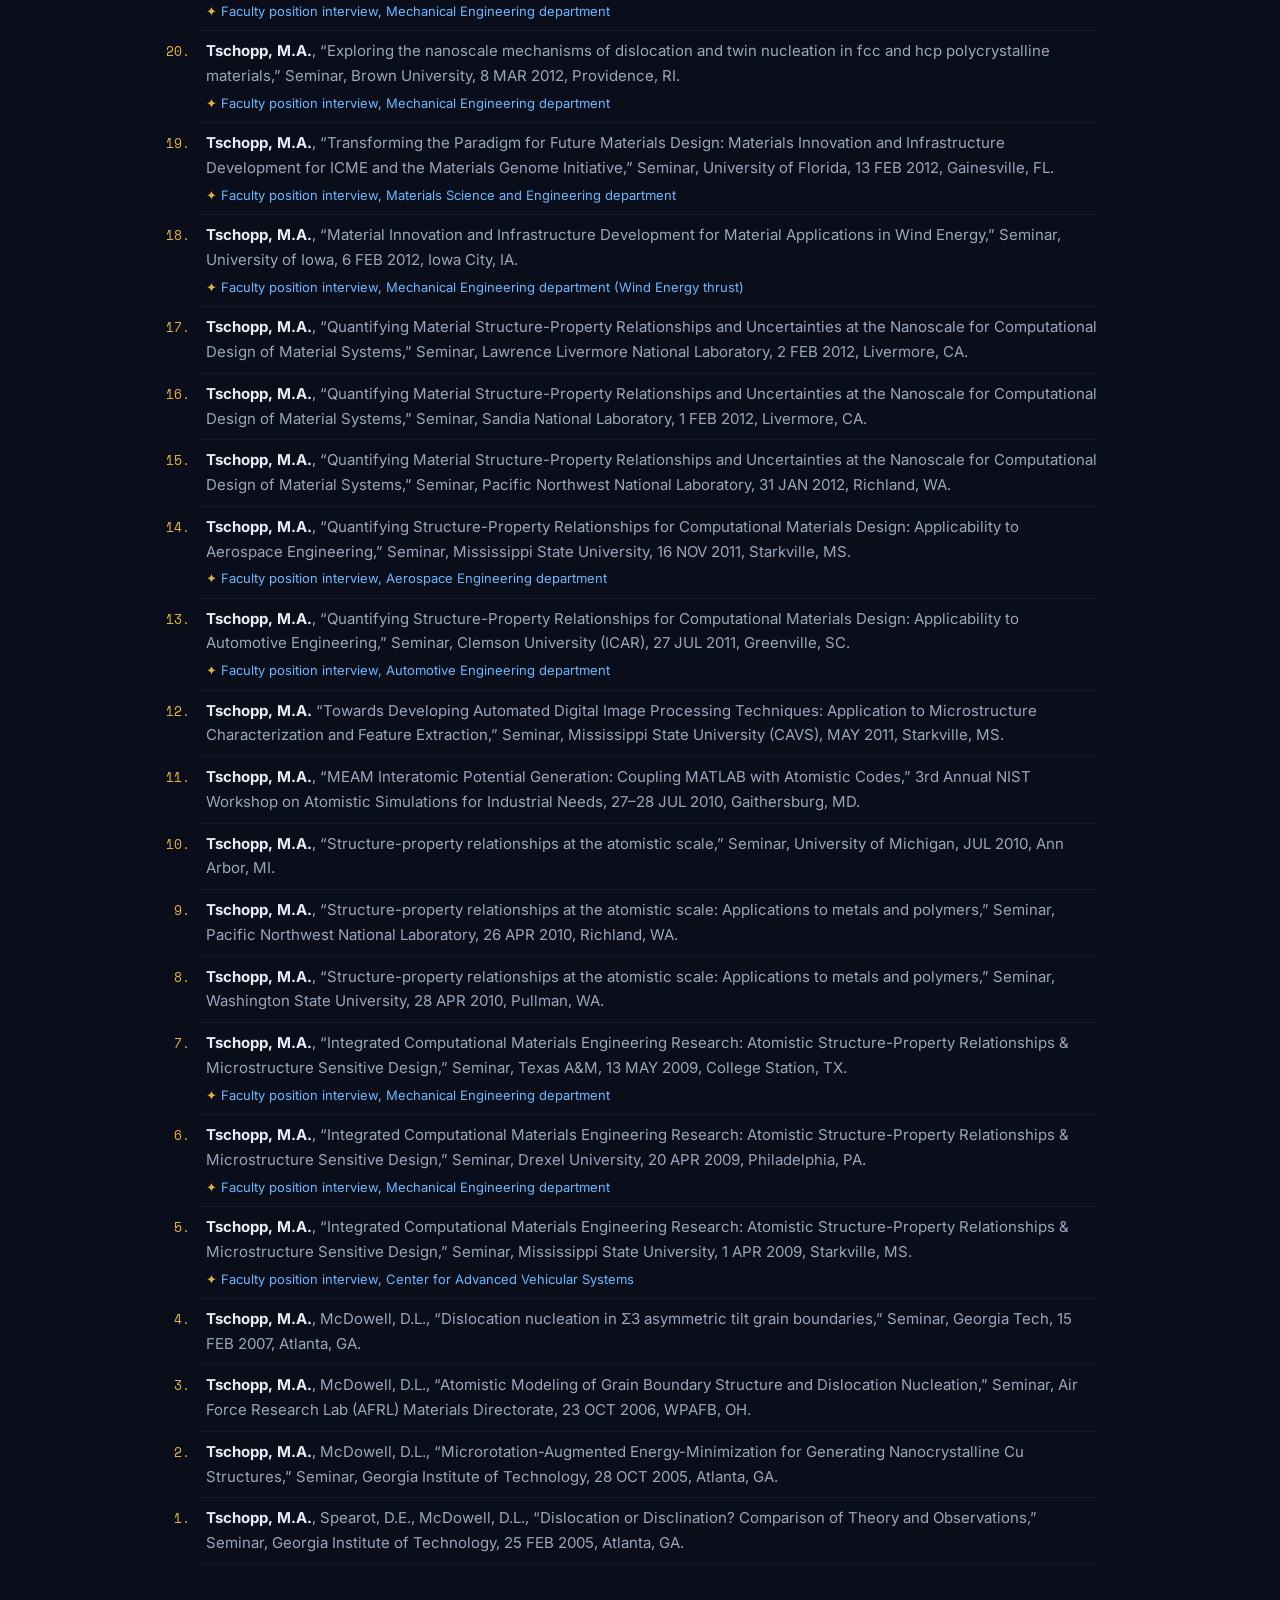
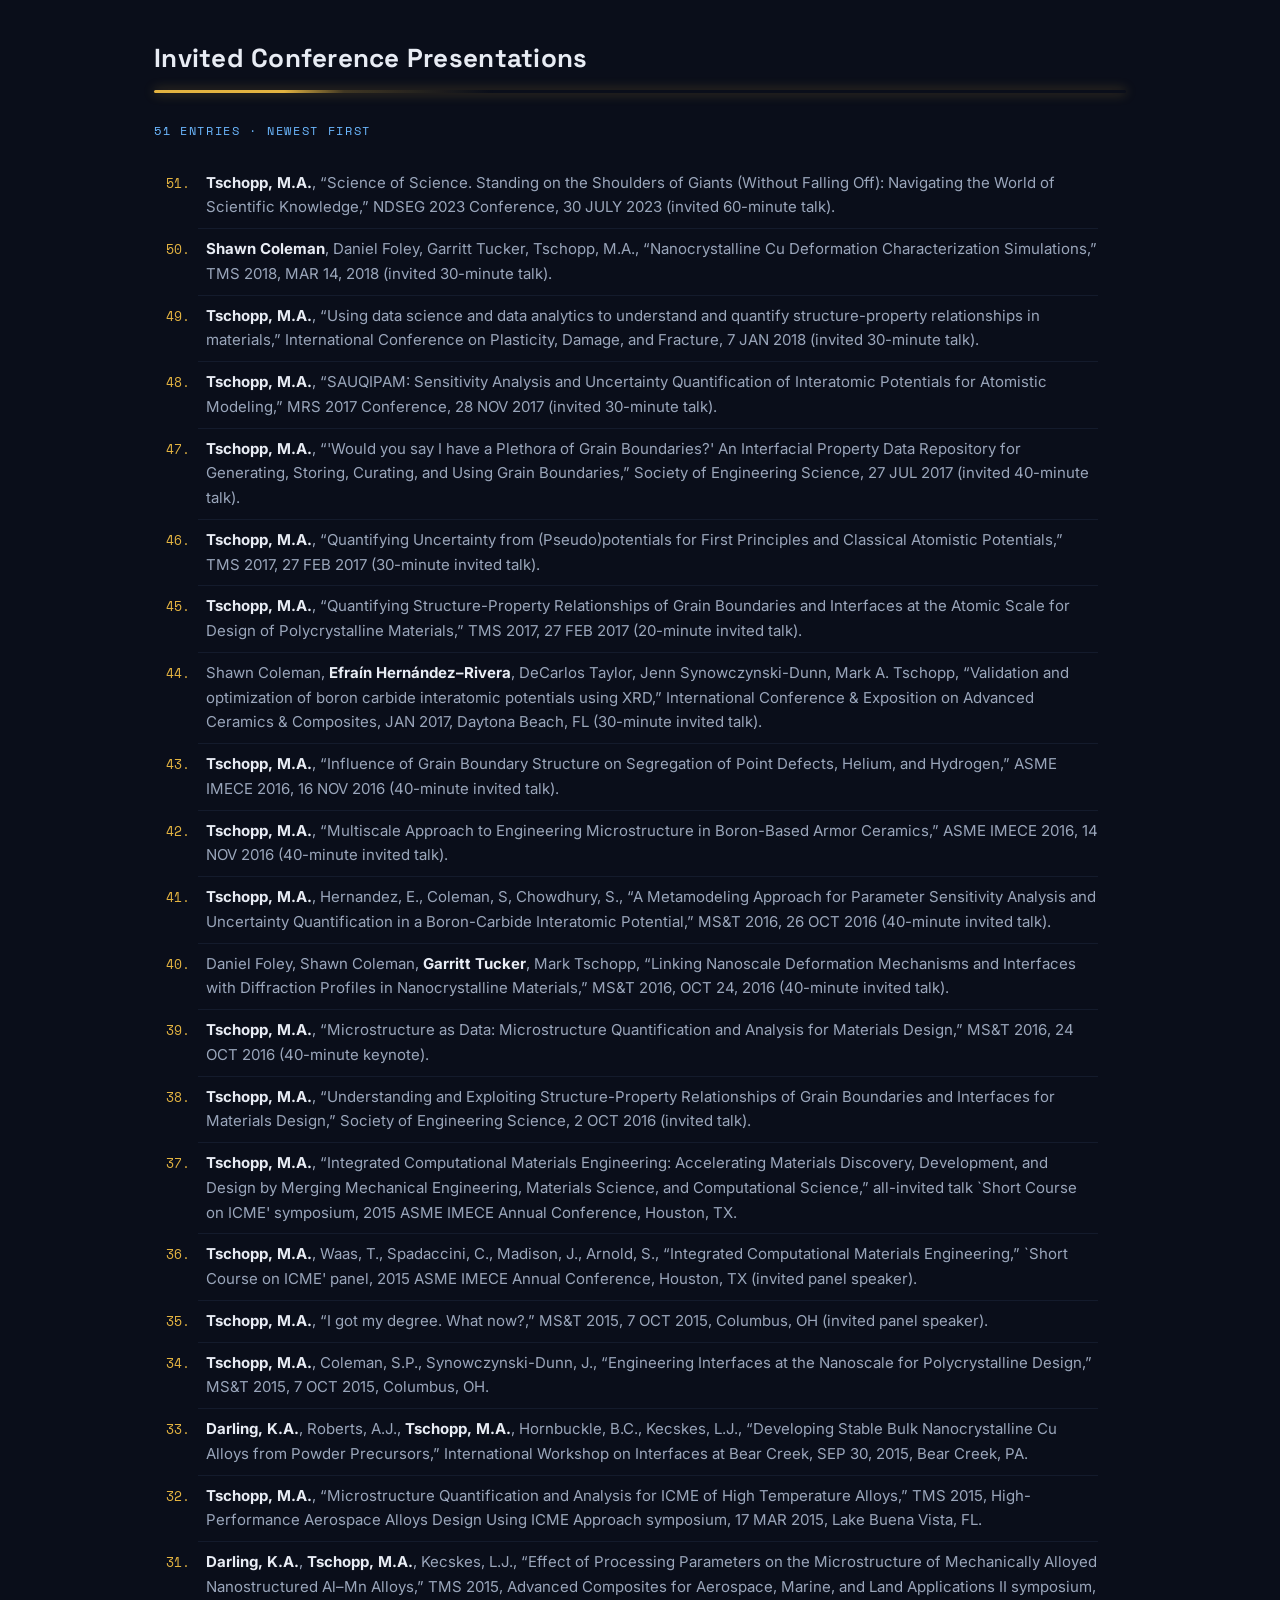
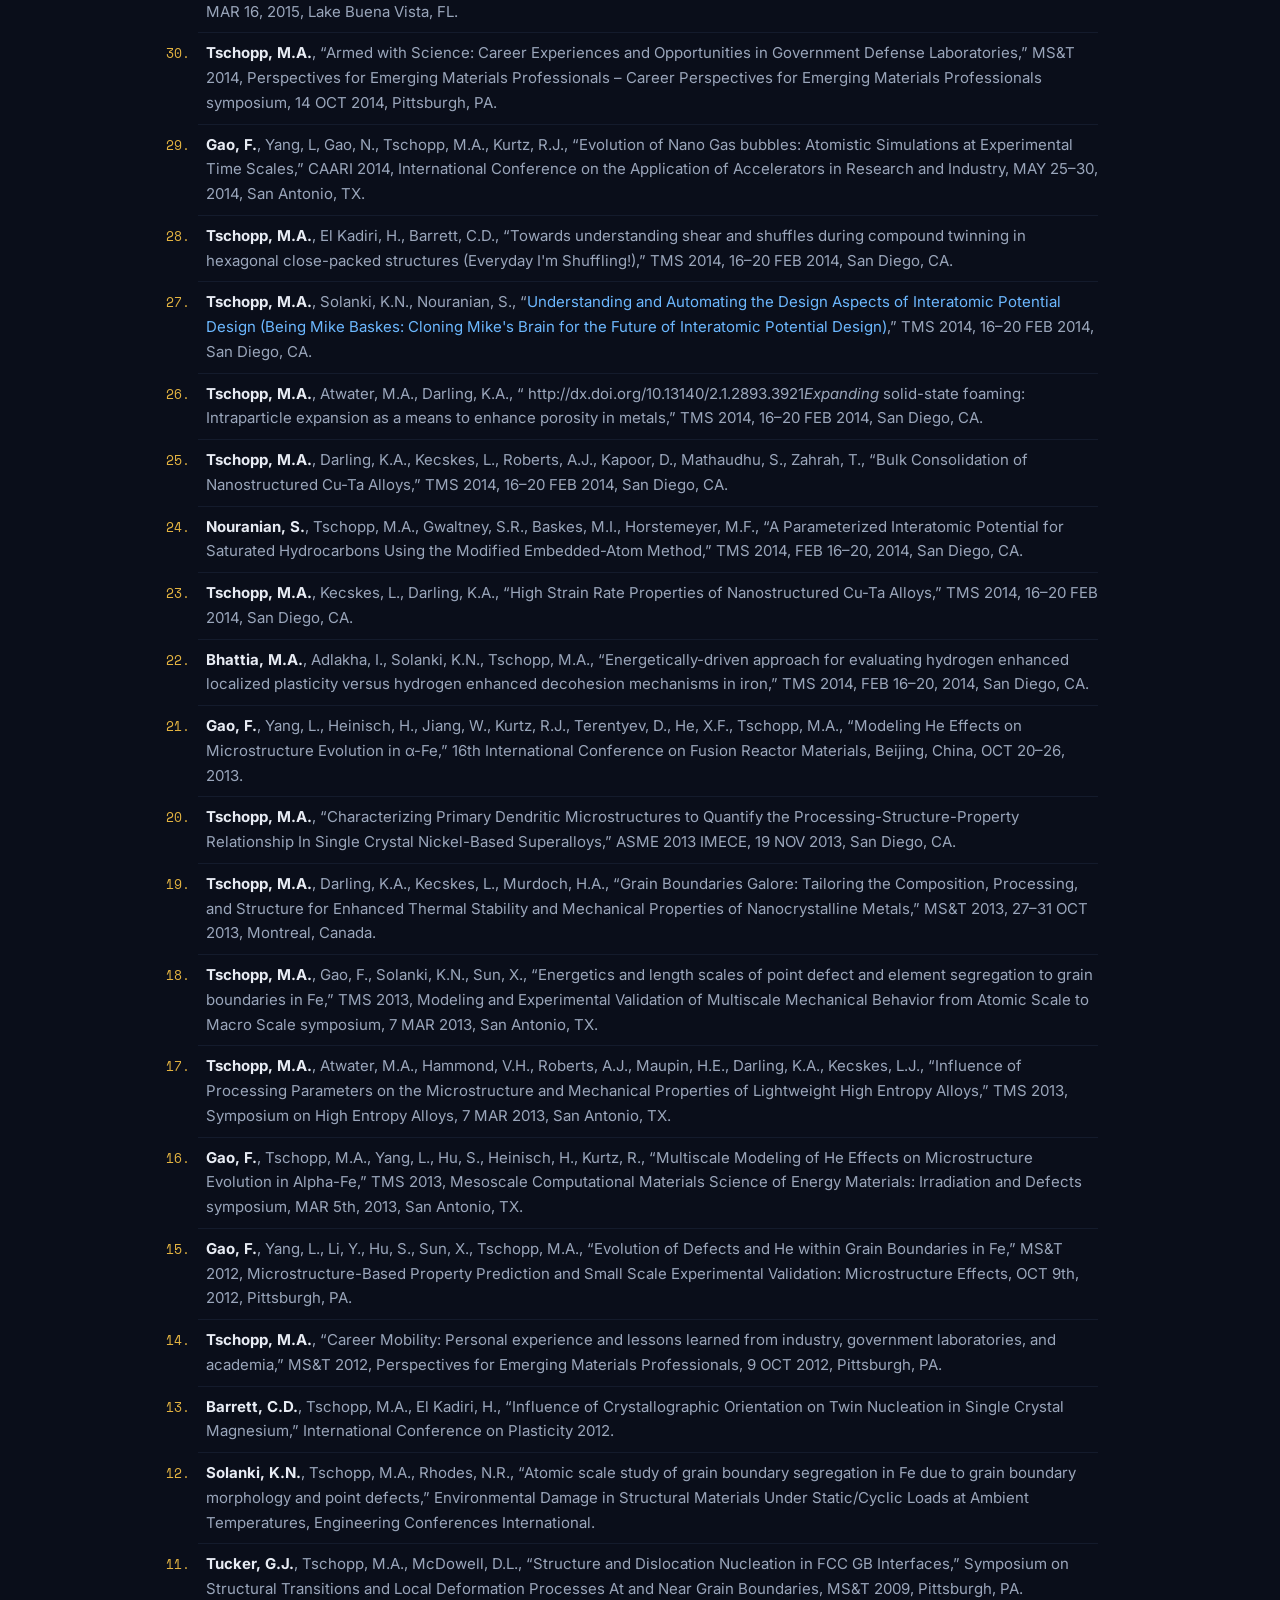
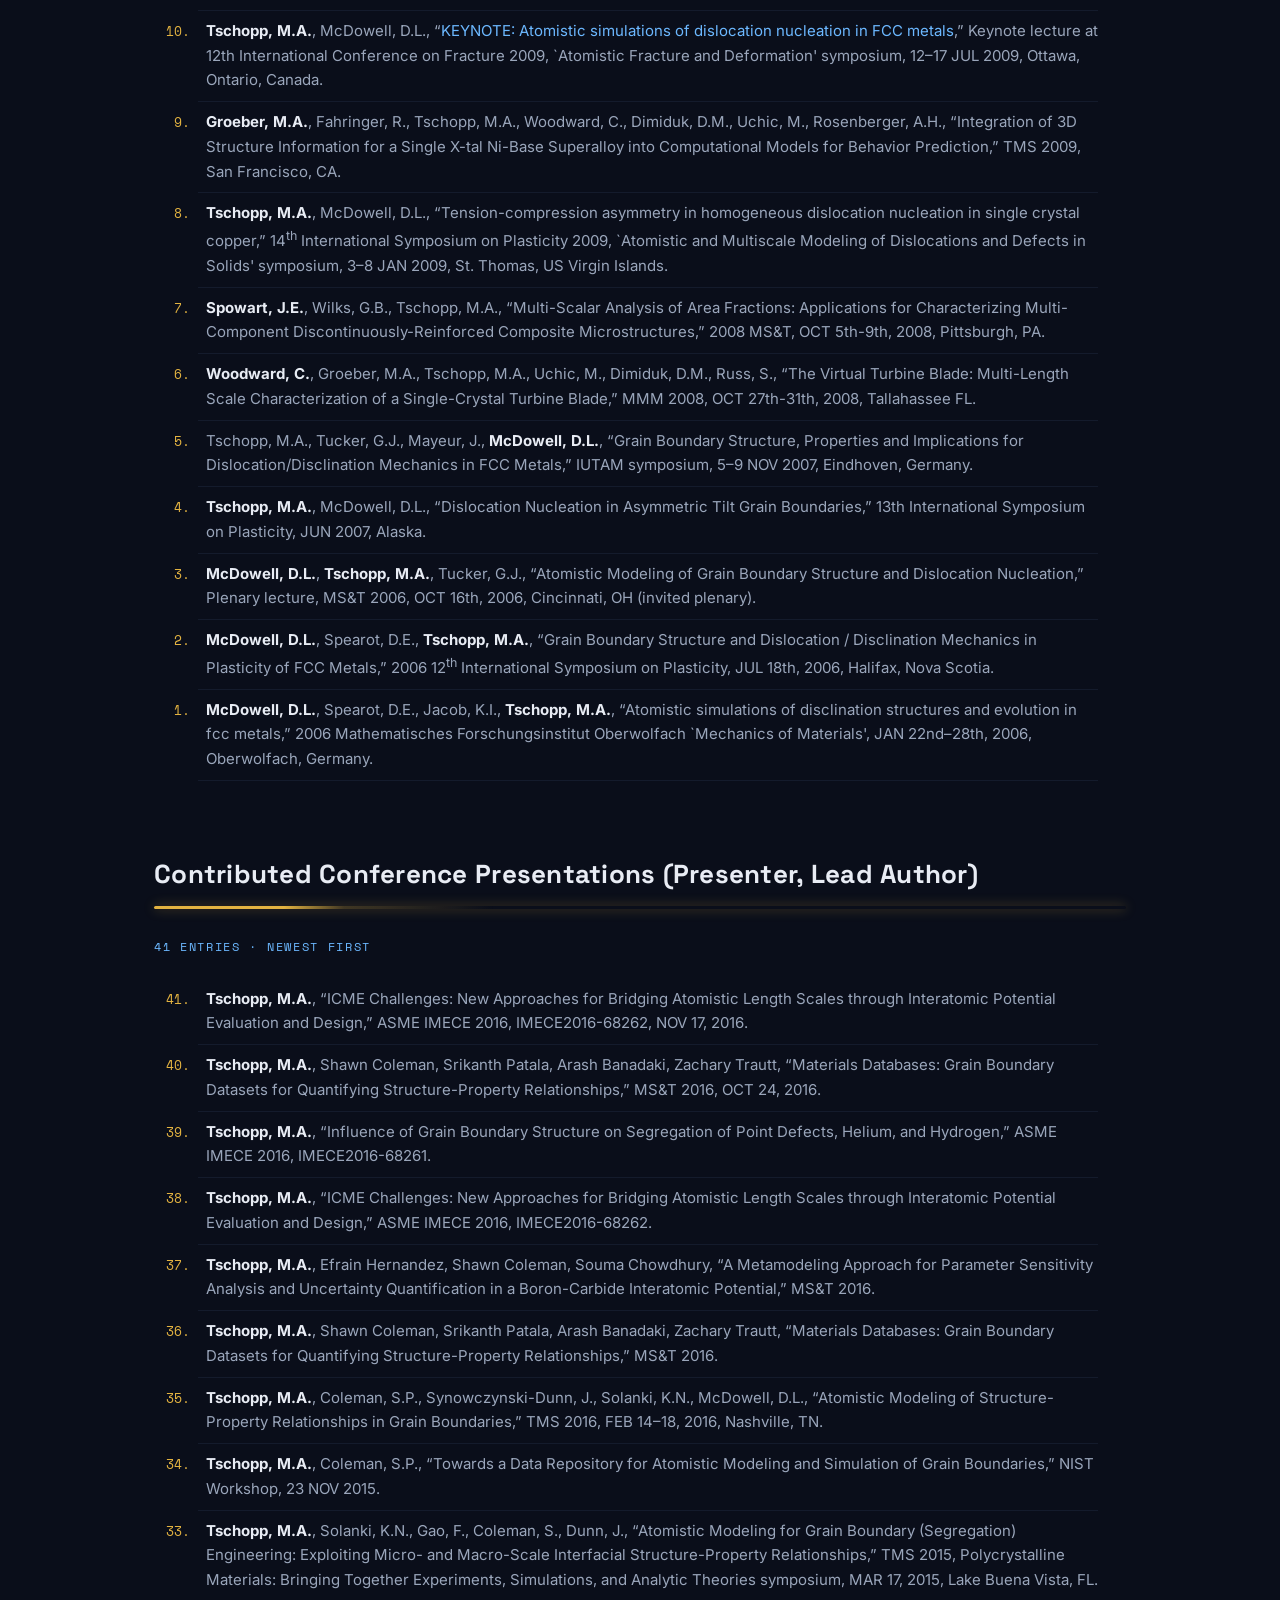
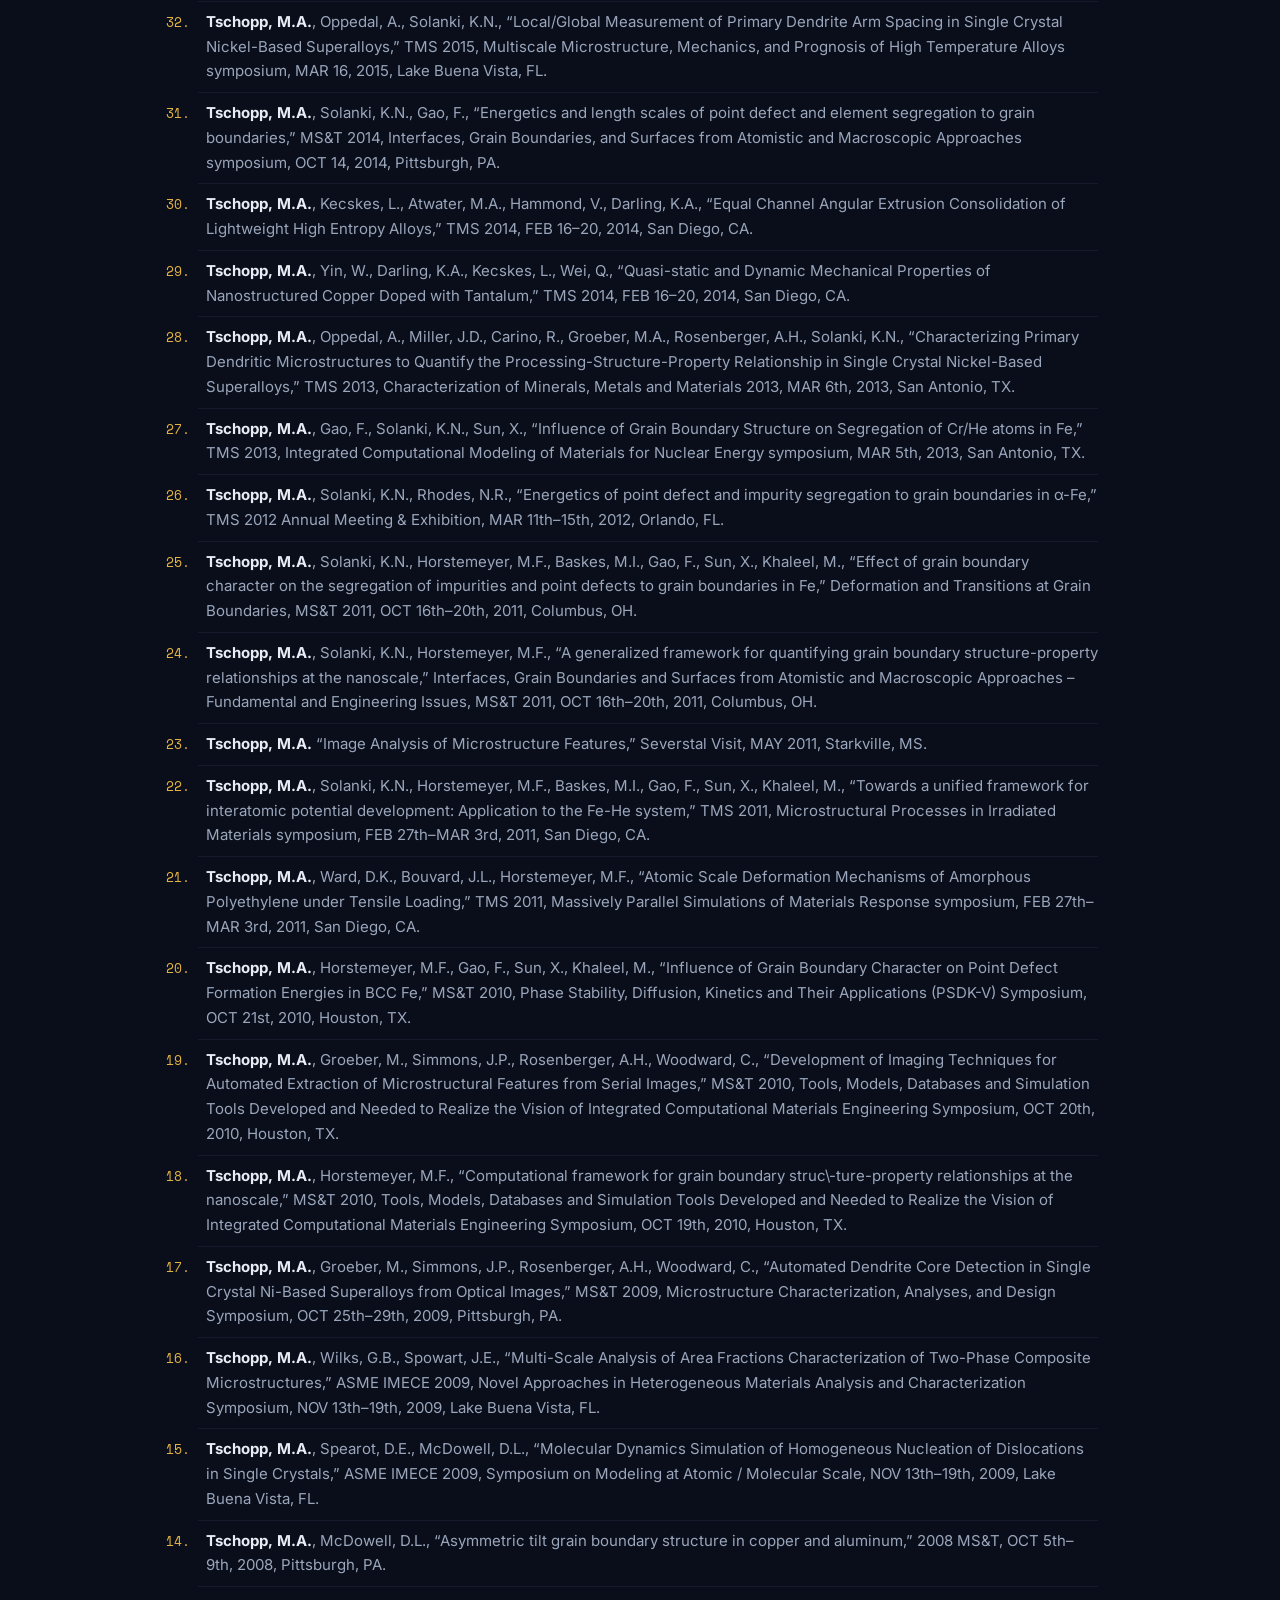
<file: presentations.html>
<!DOCTYPE html>
<html lang="en">
<head>
<meta charset="utf-8">
<meta name="viewport" content="width=device-width, initial-scale=1">
<title>Presentations — Mark Tschopp, PhD</title>
<link rel="icon" href="data:image/svg+xml,%3Csvg xmlns='http://www.w3.org/2000/svg' viewBox='0 0 32 32'%3E%3Crect width='32' height='32' fill='%230a0e1a'/%3E%3Cpath d='M16 5l2.6 7.4L26 13l-6 4.6 2.2 7.9L16 20.8l-6.2 4.7L12 17.6 6 13l7.4-.6z' fill='%23e3b341'/%3E%3C/svg%3E">
<link rel="preconnect" href="https://fonts.googleapis.com">
<link rel="preconnect" href="https://fonts.gstatic.com" crossorigin>
<link href="https://fonts.googleapis.com/css2?family=Orbitron:wght@700;800&family=Space+Grotesk:wght@400;500;700&family=Inter:wght@400;500;600&family=Space+Mono:wght@400;700&display=swap" rel="stylesheet">
<link rel="stylesheet" href="style.css">
</head>
<body>
<nav class="topnav" aria-label="Site">
  <span class="brand"><span class="star">✦</span>Mark Tschopp, PhD</span>
  <ul><li><a class="tab" href="index.html">Home</a></li><li><a class="tab" href="career.html">Career</a></li><li><a class="tab" href="publications.html">Publications</a></li><li><a class="tab active" href="presentations.html">Presentations</a></li><li><a class="tab" href="teaching.html">Teaching</a></li></ul>
</nav>
<main>
<header class="pagehead">
  <h1>Presentations</h1>
  <p class="sub">Invited seminars, invited conference presentations, and contributed talks
  across materials science, mechanics, machine learning, and the science of science.</p>
</header><section><h2>Invited Seminars</h2><div class="saber" role="presentation"></div>
<p class="legend">Presenting Author in <strong>Boldface</strong> type</p>
<div class="counts">119 entries · newest first</div>
<ol reversed class="reflist">
<li><strong>Tschopp, M.A.</strong>, “Reflection of a Career: Careers in National Laboratories!,” Case Western Reserve University, 17 SEP 2024.</li>
<li><strong>Tschopp, M.A.</strong>, “Data is the New Bacon: Why Data is Sizzlin' Right Now,” Army Management Staff College, Kickoff Invited Lecture for Data Foundations course, 14 JUN 2024.</li>
<li><strong>Tschopp, M.A.</strong>, Oie, K., “Power Up Your Career: Come Learn about Sabbaticals,” ARL Cafe Seminar, MAR 2024.</li>
<li><strong>Tschopp, M.A.</strong>, “The Science of Science: How to Stand on the Shoulders of Giants (Without Falling Off),” ARL Colloquium seminar, 14 FEB 2024 (120-minute seminar).</li>
<li><strong>Tschopp, M.A.</strong>, “Star Wars + Machine Learning = Wait, what?! Exploring top mis-ML Concepts-ions,” University of North Texas, 12 JAN 2024.</li>
<li><strong>Tschopp, M.A.</strong>, “An Arsenal of Experiences: Maneuvering the Frontlines of a Modern PhD Career... to ARL,” University of Chicago, 16 NOV 2023.</li>
<li><strong>Tschopp, M.A.</strong>, “Star Wars and Machine Learning: Lessons Learned from the `somewhat familiar with ML' crowd,” Carnegie Mellon University, 3 NOV 2023.</li>
<li><strong>Tschopp, M.A.</strong>, “From Hallowed Halls to Army Strong: Navigating the World of Army-Academia Collaboration,” Carnegie Mellon University, 3 NOV 2023.</li>
<li><strong>Tschopp, M.A.</strong>, “How to do business with ARL,” 2023 National Cybersecurity Education Colloquium (NCEC), Chicago, IL, 18–22 SEP 2023.<span class="note">Invited panelist for “Federal funding opportunities” workshop, 22 SEP 2023, and</span><span class="note">Invited member of invitation-only committee on “Generative AI Tools and Cybersecurity”, 21 SEP 2023</span></li>
<li><strong>Tschopp, M.A.</strong>, “Adventures in Career-Shifting: Navigating the Unpredictable Roads of a Modern PhD Career... and... National Laboratories!,” Case Western Reserve University, 19 SEP 2023.</li>
<li><strong>Tschopp, M.A.</strong>, “Science of Science: Future Challenges and Opportunities,” Columbia University, ARO Workshop on Decentralized Science, 17 AUG 2023.</li>
<li><strong>Tschopp, M.A.</strong>, “Adventures in Career Shifting: Navigating the Unpredictable Roads of a Modern PhD Career,” Northwestern University, 17 MAY 2023.</li>
<li><strong>Tschopp, M.A.</strong>, “From Padawan to Jedi Master: Machine Learning with a Star Wars Twist,” Northwestern University, Northwestern Institute on Complex Systems (NICO) Seminar Series, 10 MAY 2023.</li>
<li><strong>Tschopp, M.A.</strong>, “The Sociology of Science: How to Stand on the Shoulders of Giants (Without Falling Off),” Georgia Institute of Technology, “Advances in Multiscale Mechanics and Materials Design” symposium in honor of David McDowell's retirement, 14 APR 2023.</li>
<li><strong>Tschopp, M.A.</strong>, “The Science of Science: How to Stand on the Shoulders of Giants (Without Falling Off),” University of North Carolina–Chapel Hill, 4 APR 2023.</li>
<li><strong>Tschopp, M.A.</strong>, “From Hallowed Halls to Army Strong: Navigating the World of Army-Academia Collaboration,” University of North Carolina–Chapel Hill, 4 APR 2023.</li>
<li><strong>Tschopp, M.A.</strong>, “Data is the New Bacon: Why Data is Sizzlin' Right Now,” Army Management Staff College, Kickoff Invited Lecture for Data Foundations course.<span class="note">24 FEB 2023</span><span class="note">31 MAR 2023</span><span class="note">28 APR 2023</span><span class="note">23 JUN 2023</span></li>
<li><strong>Tschopp, M.A.</strong>, “An ARL Perspective: Doing Business with the Army (Research Laboratory),” Northwestern University, 9 NOV 2022.</li>
<li><strong>Tschopp, M.A.</strong>, “Army Research Laboratory in Chicago? Tailored Ecosystem Engagement Model,” SEN Baldwin National Security Advisor and Staff, 15 AUG 2022.</li>
<li><strong>Tschopp, M.A.</strong>, “AI/ML in the DoD,” 3rd Annual NDSEG Fellowship Conference, invited panel member, JUL 2022.</li>
<li><strong>Tschopp, M.A.</strong>, “AI/ML in the Army and Air Force,” Air Force MADLAB (Machines, Algorithms, Data Lab) Center of Excellence Workshop, invited panel member, JUN 2022.</li>
<li><strong>Tschopp, M.A.</strong>, “The National Laboratory Career Path,” (virtual) Georgia Tech Teaching Practicum, 28 SEP 2021.</li>
<li><strong>Tschopp, M.A.</strong>, “AI/ML for Materials Design: Steels,” (virtual) DoD Steels Conference, invited panel member, OCT 2021.</li>
<li><strong>Tschopp, M.A.</strong>, “Tri-Service Panel on Careers in the DoD,” 2nd Annual NDSEG Fellowship Conference, invited panel member, 19–21 JUL 2021.</li>
<li><strong>Tschopp, M.A.</strong>, “Army Research Laboratory: big Army to AFC to ARL,” (virtual) ARL–Georgia Tech Workshop on Materials + Manufacturing Science and Engineering, plenary talk, 26 MAY 2021.</li>
<li><strong>Tschopp, M.A.</strong>, “Army Research Laboratory: A Short Introduction to the Corporate R&amp;D Laboratory for the Army,” (virtual) ARL–Georgia Tech Workshop on Materials + Manufacturing Science and Engineering, plenary talk, 25 MAY 2021.</li>
<li><strong>Tschopp, M.A.</strong>, “Army Research Laboratory Network? The Army's Open Campus Business Model and ARL Central–Disrupting Defense S&amp;T for Future Capabilities,” (virtual) University of Chicago Center for Decision Research, APR 2021.</li>
<li><strong>Tschopp, M.A.</strong>, “Army Research Laboratory Network? The Army's Open Campus Business Model and ARL Central–Disrupting Defense S&amp;T for Future Capabilities,” Washington University at St Louis, 11 JAN 2021.</li>
<li><strong>Tschopp, M.A.</strong>, “Army Research Laboratory—Computational &amp; Information Science Research,” University of Illinois–Chicago, Computer Science seminar, 23 OCT 2020.<span class="note">Split seminar with 2 ARL scientists: Dr. Celso de Melo, Dr. Mark Dennison</span></li>
<li><strong>Tschopp, M.A.</strong>, “Army Research Laboratory Network: Mission, People, Open Campus,” Midwest Defense Innovation Summit, invited panel member, 21 OCT 2020.<span class="note">“On behalf of the organizing committee of the Midwest Defense Innovation Summit, we would like to extend a sincere thank you for your participation in this inaugural event. We have been overwhelmed by positive feedback from attendees and we have you to thank for that,” Midwest Defense Innovation Summit Organizing Committee.</span><span class="note">Other panel members: AFRL Director, ONR Global Director</span></li>
<li><strong>Tschopp, M.A.</strong>, “Army Research Laboratory – Advanced Electronics and Electronic Warfare,” University of Illinois–Chicago, Electrical and Computer Engineering department seminar, 16 OCT 2020.<span class="note">Split seminar with 2 ARL scientists: Dr. Romeo del Rosario, Dr. Neil Vallestero</span><span class="note">“Thank you for all your efforts in organizing a great set of talks for us today. I think all of you generated a great deal of excitement and there will be many emails to you about possible collaborations. As you could tell there were a few faculty who were there who were just interested in finding out about funding but many of the others were interested in engaging and collaborating and students who were present particularly those in ECE stayed on for a while and Neil and Romeo were very kind to answer their questions.” Mitra Dutta, former VCR, UIC.</span></li>
<li><strong>Tschopp, M.A.</strong>, “Army Research Laboratory – BioEngineering Research in ARL?,” University of Illinois–Chicago, Bioengineering department seminar, 16 OCT 2020.<span class="note">Split seminar with 2 ARL scientists: Ms. Ashley Eidsmore, Dr. Carolyn Hampton</span></li>
<li><strong>Tschopp, M.A.</strong>, “Army Research Laboratory Network? The Army's Open Campus Business Model and ARL Central – Disrupting Defense S&amp;T for Future Capabilities,” University of Colorado–Boulder, 14 OCT 2020.<span class="note">“From our perspective, it was excellent. Overall, excellent event thought from my end... thanks to you, Bill and Catie for putting together.” Massimo Ruzzene, Associate Dean for Research</span><span class="note">Organized faculty research webinar with CU-Boulder Office of Research</span><span class="note">15 ARL Scientists in 5 follow-on Technical Breakout Sessions</span></li>
<li><strong>Tschopp, M.A.</strong>, “ARL Central, Polycrystalline Materials by Design, and other Short Stories,” University of Illinois–Chicago, Civil and Materials Engineering department seminar, 9 OCT 2020.</li>
<li><strong>Tschopp, M.A.</strong>, “Early Career Panel Discussion – Career Development,” TechEvent – 2020 Postdoc and Early Career Symposium, invited panel member, 16 SEP 2020.</li>
<li><strong>Tschopp, M.A.</strong>, “AAMP-UP! Career Path, Career Development, Army Research Laboratory and Army Science &amp; Technology,” Purdue University AAMP-UP career seminar, JUN 2020.</li>
<li><strong>Tschopp, M.A.</strong>, “Army Research Laboratory Network? The Army's Open Campus Business Model and ARL Central–Disrupting Defense S&amp;T for Future Capabilities,” Ohio State University, DEC 2019.</li>
<li><strong>Tschopp, M.A.</strong>, “Army Research Laboratory Network? The Army's Open Campus Business Model and ARL Central–Disrupting Defense S&amp;T for Future Capabilities,” Iowa State University, NOV 2019.</li>
<li><strong>Tschopp, M.A.</strong>, “Army Research Laboratory Network? The Army's Open Campus Business Model and ARL Central–Disrupting Defense S&amp;T for Future Capabilities,” Colorado University–Boulder, NOV 2019.</li>
<li><strong>Tschopp, M.A.</strong>, “Wait... What? The Army has a Corporate Research Laboratory?!?!” Colorado State University, NOV 2019.</li>
<li><strong>Tschopp, M.A.</strong>, “ARL Central, Polycrystalline Materials by Design, and other Short Stories,” Colorado School of Mines, NOV 2019.</li>
<li><strong>Tschopp, M.A.</strong>, “Army Research Laboratory Network? The Army's Open Campus Business Model and ARL Central–Disrupting Defense S&amp;T for Future Capabilities,” Colorado School of Mines, NOV 2019.</li>
<li><strong>Tschopp, M.A.</strong>, “Army Research Laboratory in Midwest? The Army's Open Campus Business Model and ARL Central–Disrupting Defense S&amp;T for Future Capabilities,” Argonne National Laboratory, OCT 2019.</li>
<li><strong>Tschopp, M.A.</strong>, “ARL Central, Polycrystalline Materials by Design, and other Short Stories,” University of Wisconsin–Madison, Lindbergh Lecture Seminar Series, 19 SEP 2019 (60-minute seminar).</li>
<li><strong>Tschopp, M.A.</strong>, “Army Research Laboratory in Wisconsin? The Army's Open Campus Business Model and ARL Central–Disrupting Defense S&amp;T for Future Capabilities,” University of Wisconsin–Madison, Faculty Lunchtime Lecture, 19 SEP 2019 (60-minute seminar).</li>
<li><strong>Tschopp, M.A.</strong>, “Research and Technology for Operating Environments of the Future, i.e., `Cool Stuff that We are Working On',” 425 9<sup>th</sup>–12<sup>th</sup> grade students, Peoria Public School District, 6 SEP 2019 (educating students about STEM, STEM careers in the Army, and the Army Research Laboratory).</li>
<li><strong>Tschopp, M.A.</strong>, “ARL-Central: JeopARLdy &amp; the informal (Pizza) Lunch 'N Learn,” Northwestern University, 16 AUG 2019 (75 minute seminar/discussion/Jeopardy Quiz Show).</li>
<li><strong>Tschopp, M.A.</strong>, “Army Research Laboratory in Indiana? The Army's Open Campus Business Model and ARL Central–Disrupting Defense S&amp;T for Future Capabilities,” Indiana University–Bloomington, JUL 2019 (60-minute seminar).</li>
<li><strong>Tschopp, M.A.</strong>, “Army Research Laboratory in Chicago? The Army's Open Campus Business Model and ARL Central–Disrupting Defense S&amp;T for Future Capabilities,” Illinois Institute of Technology, 29 MAY 2019 (60-minute seminar).</li>
<li><strong>Tschopp, M.A.</strong>, “Army Research Laboratory at U Minnesota? The Army's Open Campus Business Model and ARL Central–Disrupting Defense S&amp;T for Future Capabilities,” University of Minnesota, 13 MAY 2019 (60-minute seminar).</li>
<li><strong>Tschopp, M.A.</strong>, “KEYNOTE: Army Research Laboratory and the Army's Open Campus Initiative: Disrupting Defense S&amp;T for Future Capabilities,” Chicago State Center for Intelligence and Security Research (CINSER), 18 APR 2019.</li>
<li><strong>Tschopp, M.A.</strong>, “The Army Research Laboratory, The Army Research Laboratory Central, and NSWC–Crane I," NSWC–Crane Leadership, Merrillville, IN, 17 APR 2019 (120-minute seminar/questions).</li>
<li><strong>Tschopp, M.A.</strong>, “The Army Futures Command, The Army Research Laboratory, The Army Research Office, The Army Research Laboratory Central, Notre Dame, and You (A<sup>4</sup>ND You),” Notre Dame University, 6 MAR 2019 (30-minute seminar).</li>
<li><strong>Tschopp, M.A.</strong>, “ARL-Central: An `Open' Extended Model for Defense S&amp;T,” Notre Dame, 27 FEB 2019 (60-minute seminar).</li>
<li><strong>Tschopp, M.A.</strong>, “ARL Central Roadshow: Past, Present, and Future,” Army Research Laboratory 12 DEC 2018, 13 DEC 2018, 9 JAN 2019, 13 FEB 2019 (60-minute seminar).</li>
<li><strong>Tschopp, M.A.</strong>, “Application of Machine Learning in Materials Science,” University of Illinois–Chicago, 31 OCT 2018 (60-minute seminar/discussion).</li>
<li><strong>Tschopp, M.A.</strong>, “ARL Central, Polycrystalline Materials by Design, and other Short Stories,” Purdue University, MSE Seminar Series, 26 OCT 2018 (60-minute seminar).</li>
<li><strong>Tschopp, M.A.</strong>, “ARL-Central: An `Open' Extended Model for Defense S&amp;T,” University of Illinois–Urbana-Champaign, 25 OCT 2018 (30-minute seminar).</li>
<li><strong>Tschopp, M.A.</strong>, “ARL-Central: An `Open' Extended Model for Defense S&amp;T,” University of Wisconsin–Madison, 24 OCT 2018 (30-minute seminar).</li>
<li><strong>Tschopp, M.A.</strong>, “ARL-Central: An `Open' Extended Model for Defense S&amp;T,” (made to representatives from all Milwaukee universities), University of Wisconsin–Milwaukee, 10 SEP 2018 (invited 60-minute seminar–90 minutes with questions).</li>
<li><strong>Tschopp, M.A.</strong>, Tracy V. Shephard (WMRD-LD DC), “ARL at U Chicago? An `Open' Extended Model for Defense S&amp;T – ARL Central,” University of Chicago Chemistry Department, 7 SEP 2018 (invited 60-minute seminar).</li>
<li><strong>Tschopp, M.A.</strong>, “ARL-Central: An `Open' Extended Model for Defense S&amp;T,” Northern Illinois University, 9 AUG 2018 (invited 60-minute seminar).</li>
<li><strong>Tschopp, M.A.</strong>, “ARL in Chicago? Nucleation and Growth of an `Open' Extended Model for Defense S&amp;T – ARL Central,” ASM Materials Professional Society, Chicago, IL, 20 MAR 2018 (invited 60-minute keynote).</li>
<li><strong>Tschopp, M.A.</strong>, “ARL in the Midwest? An `Open' Extended Model for Defense S&amp;T – ARL Central,” Marquette University, 8 MAR 2018 (invited 60-minute seminar).</li>
<li><strong>Tschopp, M.A.</strong>, “Polycrystalline Materials by Design at Army Research Laboratory,” Center for Hierarchical Materials Design (ChiMaD), Northwestern University, 6 DEC 2017 (invited 60-minute seminar).</li>
<li><strong>Tschopp, M.A.</strong>, “Materials by Design of Polycrystalline Materials at the US Army Research Laboratory,” University of Connecticut, 8 SEP 2017 (60-minute seminar).</li>
<li><strong>Tschopp, M.A.</strong>, “Materials Engineering,” 4<sup>th</sup> grade class, Homestead Wakefield Elementary School, 2 JUN 2017 (2 60-minute talks).</li>
<li><strong>Tschopp, M.A.</strong>, “Materials by Design of Polycrystalline Materials,” Mississippi State University, 2017 (60-minute seminar).</li>
<li><strong>Tschopp, M.A.</strong>, “Materials by Design of Polycrystalline Materials,” Georgia Tech, 2017 (60-minute seminar).</li>
<li><strong>Tschopp, M.A.</strong>, “Materials Engineering,” 4<sup>th</sup> grade class, Homestead Wakefield Elementary School, 7 APR 2017 (75-minute talk).</li>
<li><strong>Tschopp, M.A.</strong>, “Integrated Computational Materials Engineering: Accelerating Materials Discovery, Development, and Design by Merging Mechanical Engineering, Materials Science, and Computational Science,” ARL Colloquia and Science Café, 22 FEB 2017 (60-minute seminar).</li>
<li><strong>Tschopp, M.A.</strong>, “Polycrystalline Materials by Design,” UT-Arlington, 3 FEB 2017 (60-minute seminar).</li>
<li><strong>Tschopp, M.A.</strong>, “Polycrystalline Materials by Design,” Texas A&amp;M, 1 FEB 2017 (60-minute seminar).</li>
<li><strong>Tschopp, M.A.</strong>, “Understanding Structure-Property Relationships of Grain Boundaries and Interfaces for Materials Design,” Johns Hopkins University, 16 SEP 2016, Baltimore, MD.<span class="note">HEMI invited seminar, associated with MEDE CRA</span></li>
<li><strong>Tschopp, M.A.</strong>, <strong>Hernandez, E.</strong>, “Army Research Laboratory Organization, Mission, and Research: Combining Design with Materials Science for Next Generation Material Development,” University of Buffalo, 11 AUG 2016, Buffalo, NY.</li>
<li><strong>Tschopp, M.A.</strong>, <strong>Coleman, S.P.</strong>, “Materials by Design at Army Research Laboratory,” NASA-Langley, 1 AUG 2016, Hampton, VA.</li>
<li><strong>Tschopp, M.A.</strong>, <strong>Holmes, L.J.</strong>, “ARL and Additive Manufacturing Overview”, U.S. National Committee on Theoretical and Applied Mechanics, 22 APR 2016, The National Academies Building, Washington, DC.<span class="note">Highlighted on ARL Public Affairs, “Researchers invited to speak about ARL and Additive Manufacturing at U.S. National Committee on Theoretical and Applied Mechanics”</span><span class="note">1 of 8 invited speakers for this panel of experts in Theoretical and Applied Mechanics, which included the NAE president (National Academy of Engineering) Dr. Dan Mote, the Director of ERDC Dr. Jeffery Holland, the Chief Scientist of DHS Dr. Kevin Brown, et al.</span><span class="note">Kudos email, Wing Kam Liu, PhD, PE, President of the International Association for Computational Mechanics, Chair of the US National Committee on Theoretical and Applied Mechanics, “On behalf of the US National Committee on Theoretical and Applied Mechanics, we thank you very much for taking your valuable time to come visit and talk to us. Our Members and other researchers, including those watching/listening via WebEx, appreciated very much your presence and the enlightening lectures.”</span></li>
<li><strong>Tschopp, M.A.</strong>, “Understanding and Exploiting Structure-Property Relationships of Interfaces for Materials Design,” University of Cincinnati, 4 MAR 2016, Cincinnati, OH.</li>
<li><strong>Tschopp, M.A.</strong>, “U.S. Army Research Laboratory: An Intro to our Organization and Materials Research,” Mississippi State University, 6 JAN 2016, Starkville, MS.</li>
<li><strong>Tschopp, M.A.</strong>, “ARL Grain Boundary Science and Engineering,” Carnegie Mellon University, 20 OCT 2015, Pittsburgh, PA.<span class="note">Led visit with 9 ARL S&amp;Es, mostly early career to spark ideas and collaboration</span><span class="note">Led to recruitment of PhD student Dr. Philip Goins, now ARL Staff Scientist</span></li>
<li><strong>Tschopp, M.A.</strong>, “Engineering Nanoscale Interfaces for Metals Design,” National Institute for Standards and Technology (NIST), 26 AUG 2015, Gaithersburg, MD.</li>
<li><strong>Tschopp, M.A.</strong>, “Armed with Science: Career Experiences and Opportunities within Government Defense Laboratories,” University of Michigan, College of Engineering Postdoctoral Association, 13 JUL 2015, Ann Arbor, MI.<span class="note">Kudos letter from Elizabeth Wagner, College of Engineering, Office of the Dean of Research, University of Michigan, “On behalf of the College of Engineering Postdoc Advisory Group, I would like to express our deep appreciation for your recent outreach to the College of Engineering student and postdoctoral research fellow communities. You were the first speaker for our new postdoc programming, and it was terrific launch. Your July 13th seminar, Armed with Science: Career Experiences and Opportunities within Government Defense Laboratories, provided a well-rounded overview of the career options available for doctoral students and postdocs, and highlighted the pros and cons of working in a government defense lab. Since your talk, several postdocs have let me know that your talk introduced them to the array of available research opportunities and created an interest in exploring career opportunities in a national laboratory.”</span><span class="note">Led to recruitment of PhD student Dr. Efrain Hernandez, now ARL Staff Scientist</span></li>
<li><strong>Tschopp, M.A.</strong>, “Understanding and Exploiting Structure-Property Relationships of Interfaces for Metallurgical Design,” Northeastern University, 1 MAY 2015, Boston, MA.</li>
<li><strong>Tschopp, M.A.</strong>, “A fresh take on... Engineering Interfaces at the Nanoscale for Metallurgical Design,” Stony Brook University, 1 APR 2015, Stony Brook, NY.</li>
<li><strong>Tschopp, M.A.</strong>, “In the Army Now: Career Experiences and Opportunities in Government Defense Laboratories,” Missouri University of Science and Technology, 13 FEB 2015, Rolla, MO.</li>
<li><strong>Coleman, S.P.</strong>, <strong>Tschopp, M.A.</strong>, “Virtual Diffraction: Linking Simulation and Experiment,” Missouri University of Science and Technology, FEB 13, 2015, Rolla, MO.</li>
<li><strong>Tschopp, M.A.</strong>, “The ABCs of ICME and other cool stuff,” Missouri University of Science and Technology, 12 FEB 2015, Rolla, MO.<span class="note">Kudos letter from Dr. Wayne Huebner, department chair, Missouri University of S&amp;T: “Your visit and presentation on February 12th could be used as a poster child of what an alum can do to inspire students. Great job! Your presentation was the perfect blend of science, engineering &amp; humor. Your ability to take a deep subject matter and make it understandable to everyone in the audience was remarkable. I know that the students walked away thinking about how ICME will be used as a tool to shape the future."</span></li>
<li><strong>Tschopp, M.A.</strong>, “Overview of Recent Materials Research in WMRD/LSMB and Opportunities/Interest for Expanding Materials-by-Design Capability,” ARL-CISD Seminar, 14 JAN 2015.</li>
<li><strong>Coleman, S.P.</strong>, <strong>Tschopp, M.A.</strong>, “Virtual Diffraction in Atomistic Simulations,” ARL-CISD Seminar, JAN 14, 2015.</li>
<li><strong>Tschopp, M.A.</strong>, Darling, K.A., Kecskes, L., Murdoch, H.A., “The “Nanocrystalline Metals” Renaissance of the 21st Century: Tailoring “Bulk” Nanocrystalline Metals for Enhanced Thermal Stability and Mechanical Properties,” Arizona State University, 12 SEP 2014.</li>
<li><strong>Tschopp, M.A.</strong>, Darling, K.A., Kecskes, L., Murdoch, H.A., “<a href="http://dx.doi.org/10.13140/2.1.1582.6726">The “Nanocrystalline Metals” Renaissance of the 21st Century: Tailoring “Bulk” Nanocrystalline Metals for Enhanced Thermal Stability and Mechanical Properties</a>,” Los Alamos National Laboratory, 8 SEP 2014.</li>
<li><strong>Tschopp, M.A.</strong>, Darling, K.A., Kecskes, L., Murdoch, H.A., “A New Beginning for “Bulk” Nanocrystalline Metals: Tailoring the Composition, Processing, and Structure for Enhanced Thermal Stability and Mechanical Properties of Nanocrystalline Metals,” Mississippi State University, 19 MAY 2014.</li>
<li><strong>Tschopp, M.A.</strong>, “<a href="http://dx.doi.org/10.13140/2.1.5154.3847">Twinning in HCP metals: Everyday I'm Shuffling</a>,” California Institute of Technology, 15 NOV 2013, Solid Mechanics Seminar, Pasadena, CA.</li>
<li><strong>Tschopp, M.A.</strong>, “<a href="http://dx.doi.org/10.13140/2.1.3417.6808">Bridging the Gap between Solid Mechanics and Materials Science: Integrating Critical Experiments and Simulations for Computational Multiscale Modeling</a>,” University of Alabama, 15 APR 2013, Tuscaloosa, AL.<span class="note">Faculty position interview, Materials Science and Engineering department</span></li>
<li><strong>Tschopp, M.A.</strong>, “Bridging the Gap between Solid Mechanics and Materials Science: Integrating Critical Experiments and Simulations for Computational Multiscale Modeling,” Florida International University, 7 MAR 2013, Miami, FL.<span class="note">Faculty position interview, Mechanical and Materials Engineering department</span></li>
<li><strong>Tschopp, M.A.</strong>, “Bridging the Gap between Solid Mechanics and Materials Science: Integrating Critical Experiments and Simulations for Computational Multiscale Modeling,” Johns Hopkins University, 7 DEC 2012, Baltimore, MD.</li>
<li><strong>Tschopp, M.A.</strong>, “Bridging the Gap between Solid Mechanics and Materials Science: Integrating Critical Experiments and Simulations for Computational Multiscale Modeling,” Army Research Laboratory, WMRD, Ceramics and Transparent Armor Branch, 28 SEP 2012, Aberdeen, MD.</li>
<li><strong>Tschopp, M.A.</strong>, “Bridging the Gap between Solid Mechanics and Materials Science: Integrating Critical Experiments and Simulations for Computational Multiscale Modeling of Metals,” Army Research Laboratory, 12 JUL 2012, Aberdeen, MD.</li>
<li><strong>Tschopp, M.A.</strong>, “Exploring the nanoscale mechanisms of dislocation and twin nucleation in fcc and hcp polycrystalline materials,” Seminar, University of North Texas, 4 APR 2012, Denton, TX.<span class="note">Faculty position interview, Mechanical Engineering department</span></li>
<li><strong>Tschopp, M.A.</strong>, “Exploring the nanoscale mechanisms of dislocation and twin nucleation in fcc and hcp polycrystalline materials,” Seminar, Brown University, 8 MAR 2012, Providence, RI.<span class="note">Faculty position interview, Mechanical Engineering department</span></li>
<li><strong>Tschopp, M.A.</strong>, “Transforming the Paradigm for Future Materials Design: Materials Innovation and Infrastructure Development for ICME and the Materials Genome Initiative,” Seminar, University of Florida, 13 FEB 2012, Gainesville, FL.<span class="note">Faculty position interview, Materials Science and Engineering department</span></li>
<li><strong>Tschopp, M.A.</strong>, “Material Innovation and Infrastructure Development for Material Applications in Wind Energy,” Seminar, University of Iowa, 6 FEB 2012, Iowa City, IA.<span class="note">Faculty position interview, Mechanical Engineering department (Wind Energy thrust)</span></li>
<li><strong>Tschopp, M.A.</strong>, “Quantifying Material Structure-Property Relationships and Uncertainties at the Nanoscale for Computational Design of Material Systems,” Seminar, Lawrence Livermore National Laboratory, 2 FEB 2012, Livermore, CA.</li>
<li><strong>Tschopp, M.A.</strong>, “Quantifying Material Structure-Property Relationships and Uncertainties at the Nanoscale for Computational Design of Material Systems,” Seminar, Sandia National Laboratory, 1 FEB 2012, Livermore, CA.</li>
<li><strong>Tschopp, M.A.</strong>, “Quantifying Material Structure-Property Relationships and Uncertainties at the Nanoscale for Computational Design of Material Systems,” Seminar, Pacific Northwest National Laboratory, 31 JAN 2012, Richland, WA.</li>
<li><strong>Tschopp, M.A.</strong>, “Quantifying Structure-Property Relationships for Computational Materials Design: Applicability to Aerospace Engineering,” Seminar, Mississippi State University, 16 NOV 2011, Starkville, MS.<span class="note">Faculty position interview, Aerospace Engineering department</span></li>
<li><strong>Tschopp, M.A.</strong>, “Quantifying Structure-Property Relationships for Computational Materials Design: Applicability to Automotive Engineering,” Seminar, Clemson University (ICAR), 27 JUL 2011, Greenville, SC.<span class="note">Faculty position interview, Automotive Engineering department</span></li>
<li><strong>Tschopp, M.A.</strong> “Towards Developing Automated Digital Image Processing Techniques: Application to Microstructure Characterization and Feature Extraction,” Seminar, Mississippi State University (CAVS), MAY 2011, Starkville, MS.</li>
<li><strong>Tschopp, M.A.</strong>, “MEAM Interatomic Potential Generation: Coupling MATLAB with Atomistic Codes,” 3rd Annual NIST Workshop on Atomistic Simulations for Industrial Needs, 27–28 JUL 2010, Gaithersburg, MD.</li>
<li><strong>Tschopp, M.A.</strong>, “Structure-property relationships at the atomistic scale,” Seminar, University of Michigan, JUL 2010, Ann Arbor, MI.</li>
<li><strong>Tschopp, M.A.</strong>, “Structure-property relationships at the atomistic scale: Applications to metals and polymers,” Seminar, Pacific Northwest National Laboratory, 26 APR 2010, Richland, WA.</li>
<li><strong>Tschopp, M.A.</strong>, “Structure-property relationships at the atomistic scale: Applications to metals and polymers,” Seminar, Washington State University, 28 APR 2010, Pullman, WA.</li>
<li><strong>Tschopp, M.A.</strong>, “Integrated Computational Materials Engineering Research: Atomistic Structure-Property Relationships &amp; Microstructure Sensitive Design,” Seminar, Texas A&amp;M, 13 MAY 2009, College Station, TX.<span class="note">Faculty position interview, Mechanical Engineering department</span></li>
<li><strong>Tschopp, M.A.</strong>, “Integrated Computational Materials Engineering Research: Atomistic Structure-Property Relationships &amp; Microstructure Sensitive Design,” Seminar, Drexel University, 20 APR 2009, Philadelphia, PA.<span class="note">Faculty position interview, Mechanical Engineering department</span></li>
<li><strong>Tschopp, M.A.</strong>, “Integrated Computational Materials Engineering Research: Atomistic Structure-Property Relationships &amp; Microstructure Sensitive Design,” Seminar, Mississippi State University, 1 APR 2009, Starkville, MS.<span class="note">Faculty position interview, Center for Advanced Vehicular Systems</span></li>
<li><strong>Tschopp, M.A.</strong>, McDowell, D.L., “Dislocation nucleation in Σ3 asymmetric tilt grain boundaries,” Seminar, Georgia Tech, 15 FEB 2007, Atlanta, GA.</li>
<li><strong>Tschopp, M.A.</strong>, McDowell, D.L., “Atomistic Modeling of Grain Boundary Structure and Dislocation Nucleation,” Seminar, Air Force Research Lab (AFRL) Materials Directorate, 23 OCT 2006, WPAFB, OH.</li>
<li><strong>Tschopp, M.A.</strong>, McDowell, D.L., “Microrotation-Augmented Energy-Minimization for Generating Nanocrystalline Cu Structures,” Seminar, Georgia Institute of Technology, 28 OCT 2005, Atlanta, GA.</li>
<li><strong>Tschopp, M.A.</strong>, Spearot, D.E., McDowell, D.L., “Dislocation or Disclination? Comparison of Theory and Observations,” Seminar, Georgia Institute of Technology, 25 FEB 2005, Atlanta, GA.</li>
</ol></section>
<section><h2>Invited Conference Presentations</h2><div class="saber" role="presentation"></div>
<div class="counts">51 entries · newest first</div>
<ol reversed class="reflist">
<li><strong>Tschopp, M.A.</strong>, “Science of Science. Standing on the Shoulders of Giants (Without Falling Off): Navigating the World of Scientific Knowledge,” NDSEG 2023 Conference, 30 JULY 2023 (invited 60-minute talk).</li>
<li><strong>Shawn Coleman</strong>, Daniel Foley, Garritt Tucker, Tschopp, M.A., “Nanocrystalline Cu Deformation Characterization Simulations,” TMS 2018, MAR 14, 2018 (invited 30-minute talk).</li>
<li><strong>Tschopp, M.A.</strong>, “Using data science and data analytics to understand and quantify structure-property relationships in materials,” International Conference on Plasticity, Damage, and Fracture, 7 JAN 2018 (invited 30-minute talk).</li>
<li><strong>Tschopp, M.A.</strong>, “SAUQIPAM: Sensitivity Analysis and Uncertainty Quantification of Interatomic Potentials for Atomistic Modeling,” MRS 2017 Conference, 28 NOV 2017 (invited 30-minute talk).</li>
<li><strong>Tschopp, M.A.</strong>, “'Would you say I have a Plethora of Grain Boundaries?' An Interfacial Property Data Repository for Generating, Storing, Curating, and Using Grain Boundaries,” Society of Engineering Science, 27 JUL 2017 (invited 40-minute talk).</li>
<li><strong>Tschopp, M.A.</strong>, “Quantifying Uncertainty from (Pseudo)potentials for First Principles and Classical Atomistic Potentials,” TMS 2017, 27 FEB 2017 (30-minute invited talk).</li>
<li><strong>Tschopp, M.A.</strong>, “Quantifying Structure-Property Relationships of Grain Boundaries and Interfaces at the Atomic Scale for Design of Polycrystalline Materials,” TMS 2017, 27 FEB 2017 (20-minute invited talk).</li>
<li>Shawn Coleman, <strong>Efraín Hernández–Rivera</strong>, DeCarlos Taylor, Jenn Synowczynski-Dunn, Mark A. Tschopp, “Validation and optimization of boron carbide interatomic potentials using XRD,” International Conference &amp; Exposition on Advanced Ceramics &amp; Composites, JAN 2017, Daytona Beach, FL (30-minute invited talk).</li>
<li><strong>Tschopp, M.A.</strong>, “Influence of Grain Boundary Structure on Segregation of Point Defects, Helium, and Hydrogen,” ASME IMECE 2016, 16 NOV 2016 (40-minute invited talk).</li>
<li><strong>Tschopp, M.A.</strong>, “Multiscale Approach to Engineering Microstructure in Boron-Based Armor Ceramics,” ASME IMECE 2016, 14 NOV 2016 (40-minute invited talk).</li>
<li><strong>Tschopp, M.A.</strong>, Hernandez, E., Coleman, S, Chowdhury, S., “A Metamodeling Approach for Parameter Sensitivity Analysis and Uncertainty Quantification in a Boron-Carbide Interatomic Potential,” MS&amp;T 2016, 26 OCT 2016 (40-minute invited talk).</li>
<li>Daniel Foley, Shawn Coleman, <strong>Garritt Tucker</strong>, Mark Tschopp, “Linking Nanoscale Deformation Mechanisms and Interfaces with Diffraction Profiles in Nanocrystalline Materials,” MS&amp;T 2016, OCT 24, 2016 (40-minute invited talk).</li>
<li><strong>Tschopp, M.A.</strong>, “Microstructure as Data: Microstructure Quantification and Analysis for Materials Design,” MS&amp;T 2016, 24 OCT 2016 (40-minute keynote).</li>
<li><strong>Tschopp, M.A.</strong>, “Understanding and Exploiting Structure-Property Relationships of Grain Boundaries and Interfaces for Materials Design,” Society of Engineering Science, 2 OCT 2016 (invited talk).</li>
<li><strong>Tschopp, M.A.</strong>, “Integrated Computational Materials Engineering: Accelerating Materials Discovery, Development, and Design by Merging Mechanical Engineering, Materials Science, and Computational Science,” all-invited talk `Short Course on ICME' symposium, 2015 ASME IMECE Annual Conference, Houston, TX.</li>
<li><strong>Tschopp, M.A.</strong>, Waas, T., Spadaccini, C., Madison, J., Arnold, S., “Integrated Computational Materials Engineering,” `Short Course on ICME' panel, 2015 ASME IMECE Annual Conference, Houston, TX (invited panel speaker).</li>
<li><strong>Tschopp, M.A.</strong>, “I got my degree. What now?,” MS&amp;T 2015, 7 OCT 2015, Columbus, OH (invited panel speaker).</li>
<li><strong>Tschopp, M.A.</strong>, Coleman, S.P., Synowczynski-Dunn, J., “Engineering Interfaces at the Nanoscale for Polycrystalline Design,” MS&amp;T 2015, 7 OCT 2015, Columbus, OH.</li>
<li><strong>Darling, K.A.</strong>, Roberts, A.J., <strong>Tschopp, M.A.</strong>, Hornbuckle, B.C., Kecskes, L.J., “Developing Stable Bulk Nanocrystalline Cu Alloys from Powder Precursors,” International Workshop on Interfaces at Bear Creek, SEP 30, 2015, Bear Creek, PA.</li>
<li><strong>Tschopp, M.A.</strong>, “Microstructure Quantification and Analysis for ICME of High Temperature Alloys,” TMS 2015, High-Performance Aerospace Alloys Design Using ICME Approach symposium, 17 MAR 2015, Lake Buena Vista, FL.</li>
<li><strong>Darling, K.A.</strong>, <strong>Tschopp, M.A.</strong>, Kecskes, L.J., “Effect of Processing Parameters on the Microstructure of Mechanically Alloyed Nanostructured Al–Mn Alloys,” TMS 2015, Advanced Composites for Aerospace, Marine, and Land Applications II symposium, MAR 16, 2015, Lake Buena Vista, FL.</li>
<li><strong>Tschopp, M.A.</strong>, “Armed with Science: Career Experiences and Opportunities in Government Defense Laboratories,” MS&amp;T 2014, Perspectives for Emerging Materials Professionals – Career Perspectives for Emerging Materials Professionals symposium, 14 OCT 2014, Pittsburgh, PA.</li>
<li><strong>Gao, F.</strong>, Yang, L, Gao, N., Tschopp, M.A., Kurtz, R.J., “Evolution of Nano Gas bubbles: Atomistic Simulations at Experimental Time Scales,” CAARI 2014, International Conference on the Application of Accelerators in Research and Industry, MAY 25–30, 2014, San Antonio, TX.</li>
<li><strong>Tschopp, M.A.</strong>, El Kadiri, H., Barrett, C.D., “Towards understanding shear and shuffles during compound twinning in hexagonal close-packed structures (Everyday I'm Shuffling!),” TMS 2014, 16–20 FEB 2014, San Diego, CA.</li>
<li><strong>Tschopp, M.A.</strong>, Solanki, K.N., Nouranian, S., “<a href="http://dx.doi.org/10.13140/2.1.1844.8165">Understanding and Automating the Design Aspects of Interatomic Potential Design (Being Mike Baskes: Cloning Mike's Brain for the Future of Interatomic Potential Design)</a>,” TMS 2014, 16–20 FEB 2014, San Diego, CA.</li>
<li><strong>Tschopp, M.A.</strong>, Atwater, M.A., Darling, K.A., “ http://dx.doi.org/10.13140/2.1.2893.3921<em>Expanding</em> solid-state foaming: Intraparticle expansion as a means to enhance porosity in metals,” TMS 2014, 16–20 FEB 2014, San Diego, CA.</li>
<li><strong>Tschopp, M.A.</strong>, Darling, K.A., Kecskes, L., Roberts, A.J., Kapoor, D., Mathaudhu, S., Zahrah, T., “Bulk Consolidation of Nanostructured Cu-Ta Alloys,” TMS 2014, 16–20 FEB 2014, San Diego, CA.</li>
<li><strong>Nouranian, S.</strong>, Tschopp, M.A., Gwaltney, S.R., Baskes, M.I., Horstemeyer, M.F., “A Parameterized Interatomic Potential for Saturated Hydrocarbons Using the Modified Embedded-Atom Method,” TMS 2014, FEB 16–20, 2014, San Diego, CA.</li>
<li><strong>Tschopp, M.A.</strong>, Kecskes, L., Darling, K.A., “High Strain Rate Properties of Nanostructured Cu-Ta Alloys,” TMS 2014, 16–20 FEB 2014, San Diego, CA.</li>
<li><strong>Bhattia, M.A.</strong>, Adlakha, I., Solanki, K.N., Tschopp, M.A., “Energetically-driven approach for evaluating hydrogen enhanced localized plasticity versus hydrogen enhanced decohesion mechanisms in iron,” TMS 2014, FEB 16–20, 2014, San Diego, CA.</li>
<li><strong>Gao, F.</strong>, Yang, L., Heinisch, H., Jiang, W., Kurtz, R.J., Terentyev, D., He, X.F., Tschopp, M.A., “Modeling He Effects on Microstructure Evolution in α-Fe,” 16th International Conference on Fusion Reactor Materials, Beijing, China, OCT 20–26, 2013.</li>
<li><strong>Tschopp, M.A.</strong>, “Characterizing Primary Dendritic Microstructures to Quantify the Processing-Structure-Property Relationship In Single Crystal Nickel-Based Superalloys,” ASME 2013 IMECE, 19 NOV 2013, San Diego, CA.</li>
<li><strong>Tschopp, M.A.</strong>, Darling, K.A., Kecskes, L., Murdoch, H.A., “Grain Boundaries Galore: Tailoring the Composition, Processing, and Structure for Enhanced Thermal Stability and Mechanical Properties of Nanocrystalline Metals,” MS&amp;T 2013, 27–31 OCT 2013, Montreal, Canada.</li>
<li><strong>Tschopp, M.A.</strong>, Gao, F., Solanki, K.N., Sun, X., “Energetics and length scales of point defect and element segregation to grain boundaries in Fe,” TMS 2013, Modeling and Experimental Validation of Multiscale Mechanical Behavior from Atomic Scale to Macro Scale symposium, 7 MAR 2013, San Antonio, TX.</li>
<li><strong>Tschopp, M.A.</strong>, Atwater, M.A., Hammond, V.H., Roberts, A.J., Maupin, H.E., Darling, K.A., Kecskes, L.J., “Influence of Processing Parameters on the Microstructure and Mechanical Properties of Lightweight High Entropy Alloys,” TMS 2013, Symposium on High Entropy Alloys, 7 MAR 2013, San Antonio, TX.</li>
<li><strong>Gao, F.</strong>, Tschopp, M.A., Yang, L., Hu, S., Heinisch, H., Kurtz, R., “Multiscale Modeling of He Effects on Microstructure Evolution in Alpha-Fe,” TMS 2013, Mesoscale Computational Materials Science of Energy Materials: Irradiation and Defects symposium, MAR 5th, 2013, San Antonio, TX.</li>
<li><strong>Gao, F.</strong>, Yang, L., Li, Y., Hu, S., Sun, X., Tschopp, M.A., “Evolution of Defects and He within Grain Boundaries in Fe,” MS&amp;T 2012, Microstructure-Based Property Prediction and Small Scale Experimental Validation: Microstructure Effects, OCT 9th, 2012, Pittsburgh, PA.</li>
<li><strong>Tschopp, M.A.</strong>, “Career Mobility: Personal experience and lessons learned from industry, government laboratories, and academia,” MS&amp;T 2012, Perspectives for Emerging Materials Professionals, 9 OCT 2012, Pittsburgh, PA.</li>
<li><strong>Barrett, C.D.</strong>, Tschopp, M.A., El Kadiri, H., “Influence of Crystallographic Orientation on Twin Nucleation in Single Crystal Magnesium,” International Conference on Plasticity 2012.</li>
<li><strong>Solanki, K.N.</strong>, Tschopp, M.A., Rhodes, N.R., “Atomic scale study of grain boundary segregation in Fe due to grain boundary morphology and point defects,” Environmental Damage in Structural Materials Under Static/Cyclic Loads at Ambient Temperatures, Engineering Conferences International.</li>
<li><strong>Tucker, G.J.</strong>, Tschopp, M.A., McDowell, D.L., “Structure and Dislocation Nucleation in FCC GB Interfaces,” Symposium on Structural Transitions and Local Deformation Processes At and Near Grain Boundaries, MS&amp;T 2009, Pittsburgh, PA.</li>
<li><strong>Tschopp, M.A.</strong>, McDowell, D.L., “<a href="http://dx.doi.org/10.13140/2.1.2238.0327">KEYNOTE: Atomistic simulations of dislocation nucleation in FCC metals</a>,” Keynote lecture at 12th International Conference on Fracture 2009, `Atomistic Fracture and Deformation' symposium, 12–17 JUL 2009, Ottawa, Ontario, Canada.</li>
<li><strong>Groeber, M.A.</strong>, Fahringer, R., Tschopp, M.A., Woodward, C., Dimiduk, D.M., Uchic, M., Rosenberger, A.H., “Integration of 3D Structure Information for a Single X-tal Ni-Base Superalloy into Computational Models for Behavior Prediction,” TMS 2009, San Francisco, CA.</li>
<li><strong>Tschopp, M.A.</strong>, McDowell, D.L., “Tension-compression asymmetry in homogeneous dislocation nucleation in single crystal copper,” 14<sup>th</sup> International Symposium on Plasticity 2009, `Atomistic and Multiscale Modeling of Dislocations and Defects in Solids' symposium, 3–8 JAN 2009, St. Thomas, US Virgin Islands.</li>
<li><strong>Spowart, J.E.</strong>, Wilks, G.B., Tschopp, M.A., “Multi-Scalar Analysis of Area Fractions: Applications for Characterizing Multi-Component Discontinuously-Reinforced Composite Microstructures,” 2008 MS&amp;T, OCT 5th-9th, 2008, Pittsburgh, PA.</li>
<li><strong>Woodward, C.</strong>, Groeber, M.A., Tschopp, M.A., Uchic, M., Dimiduk, D.M., Russ, S., “The Virtual Turbine Blade: Multi-Length Scale Characterization of a Single-Crystal Turbine Blade,” MMM 2008, OCT 27th-31th, 2008, Tallahassee FL.</li>
<li>Tschopp, M.A., Tucker, G.J., Mayeur, J., <strong>McDowell, D.L.</strong>, “Grain Boundary Structure, Properties and Implications for Dislocation/Disclination Mechanics in FCC Metals,” IUTAM symposium, 5–9 NOV 2007, Eindhoven, Germany.</li>
<li><strong>Tschopp, M.A.</strong>, McDowell, D.L., “Dislocation Nucleation in Asymmetric Tilt Grain Boundaries,” 13th International Symposium on Plasticity, JUN 2007, Alaska.</li>
<li><strong>McDowell, D.L.</strong>, <strong>Tschopp, M.A.</strong>, Tucker, G.J., “Atomistic Modeling of Grain Boundary Structure and Dislocation Nucleation,” Plenary lecture, MS&amp;T 2006, OCT 16th, 2006, Cincinnati, OH (invited plenary).</li>
<li><strong>McDowell, D.L.</strong>, Spearot, D.E., <strong>Tschopp, M.A.</strong>, “Grain Boundary Structure and Dislocation / Disclination Mechanics in Plasticity of FCC Metals,” 2006 12<sup>th</sup> International Symposium on Plasticity, JUL 18th, 2006, Halifax, Nova Scotia.</li>
<li><strong>McDowell, D.L.</strong>, Spearot, D.E., Jacob, K.I., <strong>Tschopp, M.A.</strong>, “Atomistic simulations of disclination structures and evolution in fcc metals,” 2006 Mathematisches Forschungsinstitut Oberwolfach `Mechanics of Materials', JAN 22nd–28th, 2006, Oberwolfach, Germany.</li>
</ol></section>
<section><h2>Contributed Conference Presentations (Presenter, Lead Author)</h2><div class="saber" role="presentation"></div>
<div class="counts">41 entries · newest first</div>
<ol reversed class="reflist">
<li><strong>Tschopp, M.A.</strong>, “ICME Challenges: New Approaches for Bridging Atomistic Length Scales through Interatomic Potential Evaluation and Design,” ASME IMECE 2016, IMECE2016-68262, NOV 17, 2016.</li>
<li><strong>Tschopp, M.A.</strong>, Shawn Coleman, Srikanth Patala, Arash Banadaki, Zachary Trautt, “Materials Databases: Grain Boundary Datasets for Quantifying Structure-Property Relationships,” MS&amp;T 2016, OCT 24, 2016.</li>
<li><strong>Tschopp, M.A.</strong>, “Influence of Grain Boundary Structure on Segregation of Point Defects, Helium, and Hydrogen,” ASME IMECE 2016, IMECE2016-68261.</li>
<li><strong>Tschopp, M.A.</strong>, “ICME Challenges: New Approaches for Bridging Atomistic Length Scales through Interatomic Potential Evaluation and Design,” ASME IMECE 2016, IMECE2016-68262.</li>
<li><strong>Tschopp, M.A.</strong>, Efrain Hernandez, Shawn Coleman, Souma Chowdhury, “A Metamodeling Approach for Parameter Sensitivity Analysis and Uncertainty Quantification in a Boron-Carbide Interatomic Potential,” MS&amp;T 2016.</li>
<li><strong>Tschopp, M.A.</strong>, Shawn Coleman, Srikanth Patala, Arash Banadaki, Zachary Trautt, “Materials Databases: Grain Boundary Datasets for Quantifying Structure-Property Relationships,” MS&amp;T 2016.</li>
<li><strong>Tschopp, M.A.</strong>, Coleman, S.P., Synowczynski-Dunn, J., Solanki, K.N., McDowell, D.L., “Atomistic Modeling of Structure-Property Relationships in Grain Boundaries,” TMS 2016, FEB 14–18, 2016, Nashville, TN.</li>
<li><strong>Tschopp, M.A.</strong>, Coleman, S.P., “Towards a Data Repository for Atomistic Modeling and Simulation of Grain Boundaries,” NIST Workshop, 23 NOV 2015.</li>
<li><strong>Tschopp, M.A.</strong>, Solanki, K.N., Gao, F., Coleman, S., Dunn, J., “Atomistic Modeling for Grain Boundary (Segregation) Engineering: Exploiting Micro- and Macro-Scale Interfacial Structure-Property Relationships,” TMS 2015, Polycrystalline Materials: Bringing Together Experiments, Simulations, and Analytic Theories symposium, MAR 17, 2015, Lake Buena Vista, FL.</li>
<li><strong>Tschopp, M.A.</strong>, Oppedal, A., Solanki, K.N., “Local/Global Measurement of Primary Dendrite Arm Spacing in Single Crystal Nickel-Based Superalloys,” TMS 2015, Multiscale Microstructure, Mechanics, and Prognosis of High Temperature Alloys symposium, MAR 16, 2015, Lake Buena Vista, FL.</li>
<li><strong>Tschopp, M.A.</strong>, Solanki, K.N., Gao, F., “Energetics and length scales of point defect and element segregation to grain boundaries,” MS&amp;T 2014, Interfaces, Grain Boundaries, and Surfaces from Atomistic and Macroscopic Approaches symposium, OCT 14, 2014, Pittsburgh, PA.</li>
<li><strong>Tschopp, M.A.</strong>, Kecskes, L., Atwater, M.A., Hammond, V., Darling, K.A., “Equal Channel Angular Extrusion Consolidation of Lightweight High Entropy Alloys,” TMS 2014, FEB 16–20, 2014, San Diego, CA.</li>
<li><strong>Tschopp, M.A.</strong>, Yin, W., Darling, K.A., Kecskes, L., Wei, Q., “Quasi-static and Dynamic Mechanical Properties of Nanostructured Copper Doped with Tantalum,” TMS 2014, FEB 16–20, 2014, San Diego, CA.</li>
<li><strong>Tschopp, M.A.</strong>, Oppedal, A., Miller, J.D., Carino, R., Groeber, M.A., Rosenberger, A.H., Solanki, K.N., “Characterizing Primary Dendritic Microstructures to Quantify the Processing-Structure-Property Relationship in Single Crystal Nickel-Based Superalloys,” TMS 2013, Characterization of Minerals, Metals and Materials 2013, MAR 6th, 2013, San Antonio, TX.</li>
<li><strong>Tschopp, M.A.</strong>, Gao, F., Solanki, K.N., Sun, X., “Influence of Grain Boundary Structure on Segregation of Cr/He atoms in Fe,” TMS 2013, Integrated Computational Modeling of Materials for Nuclear Energy symposium, MAR 5th, 2013, San Antonio, TX.</li>
<li><strong>Tschopp, M.A.</strong>, Solanki, K.N., Rhodes, N.R., “Energetics of point defect and impurity segregation to grain boundaries in α-Fe,” TMS 2012 Annual Meeting &amp; Exhibition, MAR 11th–15th, 2012, Orlando, FL.</li>
<li><strong>Tschopp, M.A.</strong>, Solanki, K.N., Horstemeyer, M.F., Baskes, M.I., Gao, F., Sun, X., Khaleel, M., “Effect of grain boundary character on the segregation of impurities and point defects to grain boundaries in Fe,” Deformation and Transitions at Grain Boundaries, MS&amp;T 2011, OCT 16th–20th, 2011, Columbus, OH.</li>
<li><strong>Tschopp, M.A.</strong>, Solanki, K.N., Horstemeyer, M.F., “A generalized framework for quantifying grain boundary structure-property relationships at the nanoscale,” Interfaces, Grain Boundaries and Surfaces from Atomistic and Macroscopic Approaches – Fundamental and Engineering Issues, MS&amp;T 2011, OCT 16th–20th, 2011, Columbus, OH.</li>
<li><strong>Tschopp, M.A.</strong> “Image Analysis of Microstructure Features,” Severstal Visit, MAY 2011, Starkville, MS.</li>
<li><strong>Tschopp, M.A.</strong>, Solanki, K.N., Horstemeyer, M.F., Baskes, M.I., Gao, F., Sun, X., Khaleel, M., “Towards a unified framework for interatomic potential development: Application to the Fe-He system,” TMS 2011, Microstructural Processes in Irradiated Materials symposium, FEB 27th–MAR 3rd, 2011, San Diego, CA.</li>
<li><strong>Tschopp, M.A.</strong>, Ward, D.K., Bouvard, J.L., Horstemeyer, M.F., “Atomic Scale Deformation Mechanisms of Amorphous Polyethylene under Tensile Loading,” TMS 2011, Massively Parallel Simulations of Materials Response symposium, FEB 27th–MAR 3rd, 2011, San Diego, CA.</li>
<li><strong>Tschopp, M.A.</strong>, Horstemeyer, M.F., Gao, F., Sun, X., Khaleel, M., “Influence of Grain Boundary Character on Point Defect Formation Energies in BCC Fe,” MS&amp;T 2010, Phase Stability, Diffusion, Kinetics and Their Applications (PSDK-V) Symposium, OCT 21st, 2010, Houston, TX.</li>
<li><strong>Tschopp, M.A.</strong>, Groeber, M., Simmons, J.P., Rosenberger, A.H., Woodward, C., “Development of Imaging Techniques for Automated Extraction of Microstructural Features from Serial Images,” MS&amp;T 2010, Tools, Models, Databases and Simulation Tools Developed and Needed to Realize the Vision of Integrated Computational Materials Engineering Symposium, OCT 20th, 2010, Houston, TX.</li>
<li><strong>Tschopp, M.A.</strong>, Horstemeyer, M.F., “Computational framework for grain boundary struc\-ture-property relationships at the nanoscale,” MS&amp;T 2010, Tools, Models, Databases and Simulation Tools Developed and Needed to Realize the Vision of Integrated Computational Materials Engineering Symposium, OCT 19th, 2010, Houston, TX.</li>
<li><strong>Tschopp, M.A.</strong>, Groeber, M., Simmons, J.P., Rosenberger, A.H., Woodward, C., “Automated Dendrite Core Detection in Single Crystal Ni-Based Superalloys from Optical Images,” MS&amp;T 2009, Microstructure Characterization, Analyses, and Design Symposium, OCT 25th–29th, 2009, Pittsburgh, PA.</li>
<li><strong>Tschopp, M.A.</strong>, Wilks, G.B., Spowart, J.E., “Multi-Scale Analysis of Area Fractions Characterization of Two-Phase Composite Microstructures,” ASME IMECE 2009, Novel Approaches in Heterogeneous Materials Analysis and Characterization Symposium, NOV 13th–19th, 2009, Lake Buena Vista, FL.</li>
<li><strong>Tschopp, M.A.</strong>, Spearot, D.E., McDowell, D.L., “Molecular Dynamics Simulation of Homogeneous Nucleation of Dislocations in Single Crystals,” ASME IMECE 2009, Symposium on Modeling at Atomic / Molecular Scale, NOV 13th–19th, 2009, Lake Buena Vista, FL.</li>
<li><strong>Tschopp, M.A.</strong>, McDowell, D.L., “Asymmetric tilt grain boundary structure in copper and aluminum,” 2008 MS&amp;T, OCT 5th–9th, 2008, Pittsburgh, PA.</li>
<li><strong>Tschopp, M.A.</strong>, Wilks, G., Spowart, J.E., “Multi-Scale Characterization of Orthotropic Microstructures,” 2008 MS&amp;T, OCT 5th–9th, 2008, Pittsburgh, PA.</li>
<li><strong>Tschopp, M.A.</strong>, McDowell, D.L., “Atomistic Simulations of Grain Boundary Dislocation Nucleation,” 2008 TMS Annual Meeting &amp; Exhibition, MAR 9th–13th, 2008, New Orleans, LA.</li>
<li><strong>Tschopp, M.A.</strong>, Tiwari, S., Ghosh, S., McDowell, D.L., “Influence of Grain Boundary Character on Nanocrystalline Plasticity,” 2008 TMS Annual Meeting &amp; Exhibition, MAR 9th–13th, 2008, New Orleans, LA.</li>
<li><strong>Tschopp, M.A.</strong>, Medlin, D.E., McDowell, D.L., “Dislocation Nucleation at the Vicinal Coherent Twin in FCC Cu and Al,” 2008 TMS Annual Meeting &amp; Exhibition, MAR 9th–13th, 2008, New Orleans, LA.</li>
<li><strong>Tschopp, M.A.</strong>, McDowell, D.L., “Structures, Energies, and Dislocation Nucleation of Σ3 Asymmetric Tilt Grain Boundaries,” TMS Conference 2007, FEB 26th, 2007, Orlando, FL.</li>
<li><strong>Tschopp, M.A.</strong>, McDowell, D.L., “Microrotation-Augmented Energy-Minimization for Generating 3D Nanocrystalline Cu Structures” and “Structures and Energies of Σ3 Asymmetric Tilt Grain Boundaries,” 16th European Conference of Fracture, JUL 4th, 2006, Alexandroupolis, Greece.</li>
<li><strong>Tschopp, M.A.</strong>, McDowell, D.L., “Microrotation-Augmented Energy-Minimization for Generating Nanocrystalline Cu Structures,” 2005 ASME IMECE, NOV 8th, 2005, Orlando, FL.</li>
<li><strong>Tschopp, M.A.</strong>, Wang, Q.G., DeWyse, M.J., “Mechanisms of Misrun Formation in Aluminum Lost Foam Castings,” AFS 106th Casting Congress - Lost Foam Casting Division 11, MAY 2002, Minneapolis, MN.</li>
<li><strong>Tschopp, M.A.</strong>, “Fluidity of Aluminum A356 in the Lost Foam Casting Process,” AFS 106th Casting Congress - Lost Foam Casting Division 11, MAY 2002, Minneapolis, MN.</li>
<li><strong>Tschopp, M.A.</strong>, “Water Jacket Leakers - Intake Spring Deck Fold and Intake Port #12 Fold Defects,” GM Lost Foam Technology Exchange, OCT 2001, Saginaw, MI.</li>
<li><strong>Tschopp, M.A.</strong>, Ramsay, C.W., Askeland, D.R., “Mechanisms of Formation of Pyrolysis Defects in Aluminum Lost Foam Castings” AFS 104th Casting Congress - Lost Foam Casting Division 11, APR 2000, Pittsburgh, PA.</li>
<li><strong>Tschopp, M.A.</strong>, Ramsay, C.W., Askeland, D.R., “Processing Variable Significance on Metal Flow and Defect Formation in Thick Section LFCs - Full Factorial Experiment,” AFS 104th Casting Congress - Lost Foam Casting Division 11, APR 2000, Pittsburgh, PA.</li>
<li><strong>Tschopp, M.A.</strong>, Askeland, D.R., “Mechanisms of Formation of Pyrolysis Defects in Aluminum Lost Foam Castings,” DOE Lost Foam Consortium &amp; Division 11 AFS Meeting, OCT 1999, Des Plaines, IL.</li>
</ol></section>
<section><h2>Conference Presentations (Co-Author)</h2><div class="saber" role="presentation"></div>
<div class="counts">76 entries · newest first</div>
<ol reversed class="reflist">
<li><strong>Patala, S.</strong>, Tschopp, M.A., “An efficient Monte-Carlo algorithm for determining the minimum energy structures of metallic grain boundaries,” TMS 2018, MAR 12, 2018.</li>
<li><strong>Paul, J.</strong>, Limmer, K., Tschopp, M.A., Chaudhuri, S., “Searching for Corrosion Resistant Mg Alloys Using Genetic Algorithms,” TMS 2018, MAR 12, 2018.</li>
<li><strong>Dickel, D.</strong>, Tschopp, M.A., Horstemeyer, M.F., “Calibration of a Titanium Modified Embedded Atom Method Potential to High Temperature Behavior,” TMS 2018, MAR 13, 2018.</li>
<li><strong>Paudel, Y.R.</strong>, Barrett, C.D., Tschopp, M.A., Inal, K., El Kadiri, H., “A Micromechanical Study for Twin Nucleation in hcp Metals: Development of Analytical Solution to Study Twin Bands Formation,” TMS 2018, MAR 15, 2018.</li>
<li><strong>Patala, S.</strong>, Tschopp, M.A., “An efficient Monte-Carlo algorithm for determining the minimum energy structures of interfaces,” MRS 2017 Fall Conference, 11/27/17.</li>
<li><strong>Paudel, Y.R.</strong>, Tschopp, M.A., El Kadiri, H., et al., “An Analytical Micromechanical Model Solution for Twin Nucleation in Hexagonal Close-packed Metals,” MS&amp;T 2017, 10/11/2017.</li>
<li><strong>Hornbuckle, B.C.</strong>, Tschopp, M.A., Roberts, A.J., Darling, K.A., et al., “Utilizing Site Specific Shear Punch Testing to Evaluate Friction Stir Welded Al-2139 T8 Plate,” MS&amp;T 2017, 10/12/2017.</li>
<li><strong>Limmer, K.</strong>, Tschopp, M.A., McWilliams, B., et al. “Design of Experiments Approach for DMLS,” MS&amp;T 2017, 10/9/2017.</li>
<li><strong>Goins, P.</strong>, Tschopp, M.A., “Magnetic Fields and Thermal Gradients: Simulated Engineering of Three-Dimensional Microstructure through Thermomagnetic Manipulation,” MS&amp;T 2017, 10/12/2017.</li>
<li><strong>Hernández–Rivera, E.</strong>, Tschopp, M.A., “Modeling Viscoplastic Deformation of Synthetic Welded Microstructures,” MS&amp;T 2017, 10/12/2017.</li>
<li><strong>Khanzadeh, M.</strong>, Tschopp, M.A., Bian, L., “Classification based porosity prediction technique using melt pool signal,” 2017 Annual International Solid Freeform Fabrication Symposium (SFF Symp 2017), 08/09/2017.</li>
<li><strong>Hernández–Rivera, E.</strong>, Chowdhury, S., Tschopp, M.A., Coleman, S., “Design of Experiments Approach to Optimizing Complex Bond Order and Reactive Potentials,” TMS 2017, FEB 27, 2017.</li>
<li><strong>Aboutaleb, A.</strong>, Bian, L., Rao, P.K., Tschopp, M.A., “Accelerated Geometry Accuracy Optimization of Additive Manufacturing Parts,” ASME Manufacturing Science and Engineering Conference (MSEC2017), JUN 2017.</li>
<li><strong>M. Khanzadehdaghalian</strong>, Chowdhury, S., Tschopp, M.A., Bian, L.,“Anomaly Detection of Additively Manufactured Thin-Wall Using 3-D Modeling of Melt Pool Temperature Distribution,” ASME Manufacturing Science and Engineering Conference (MSEC2017), JUN 2017.</li>
<li><strong>Hernández–Rivera, E.</strong>, Tschopp, M.A., Coleman, S., Taylor, D., Subhash, G., Parsard, G., “Similarity Metrics Analysis of B<sub>4</sub>C Polymorphic Structural Differences As Measured From Virtual XRD,” MACH Conference 2017.</li>
<li><strong>Hernández–Rivera, E.</strong>, Tschopp, M.A., Baskes, M.I., “MEAM Parameter Space Optimization for Elemental Boron,” International Conference &amp; Exposition on Advanced Ceramics &amp; Composites, JAN 2017, Daytona Beach, FL.</li>
<li><strong>Hernández–Rivera, E.</strong>, Coleman, S., Tschopp, M.A., “Quantifying Similarities Between Gaussian–based Spectral Responses and its Application to Virtual Materials Characterization,” International Conference &amp; Exposition on Advanced Ceramics &amp; Composites, JAN 2017, Daytona Beach, FL.</li>
<li><strong>Dongare, A.M.</strong>, Chen, J., Tschopp, M.A., “Spall Failure Response of Nanocrystalline Cu-Ta Systems at the Atomic Scales,” ASME IMECE 2016, NOV 14, 2016.</li>
<li><strong>Banadaki, A.</strong>, Tschopp, M.A., Patala, S., “An Efficient Algorithm for Determining the Minimum Energy Structures of Grain Boundaries,” MS&amp;T 2016, OCT 24, 2016.</li>
<li><strong>Chen, J.</strong>, Tschopp, M.A., Dongare, A.M., “Effect of Solute on the Shock and Spall Failure Response of Nanocrystalline Cu-Ta Systems at the Atomic Scales,” ASME IMECE 2016.</li>
<li><strong>Foley, D.</strong>, Coleman, S., Tschopp, M.A., Tucker, G.J., “Linking Nanoscale Deformation Mechanisms and Interfaces with Diffraction Profiles in Nanocrystalline Materials,” MS&amp;T 2016.</li>
<li><strong>Hernández–Rivera, E.</strong>, Tschopp, M.A., Allen, J.B., “Implementation of a coupled Read–Shockley Q–state Monte Carlo into the SPPARKS framework to Simulate Magnetic Field Influence on Textures,” MS&amp;T 2016.</li>
<li><strong>Hernández–Rivera, E.</strong>, Coleman, S.P., Tschopp, M.A., “Sensitivity Analysis of the ReaxFF Parameter Space,' ' SIAM Conference on Mathematical Aspects of Materials Science (MS16), MAY 8–12, 2016, Philadelphia, PA.</li>
<li><strong>Rajagopalan, M.</strong>, Turnage, S., Darling, K., Tschopp, M.A., Solanki, K.N., “Microstructural Evolution of Nanocrystalline Copper-tantalum Alloy,” TMS 2016, FEB 14–18, 2016, Nashville, TN.</li>
<li><strong>Turnage, S.</strong>, Darling, K., Rajagopalan, M., Tschopp, M.A., Solanki, K.N., “Dynamic Behavior of a Nanocrystalline Cu-Ta Alloy,” TMS 2016, FEB 14–18, 2016, Nashville, TN.</li>
<li><strong>Coleman, S.P.</strong>, Tschopp, M.A., Synowczynski-Dunn, J., “Building, Optimizing and Characterizing Grain Boundaries in Atomistic Simulations,” TMS 2016, FEB 14–18, 2016, Nashville, TN.</li>
<li><strong>Bhatia, M.</strong>, Solanki, K.N., Tschopp, M.A., “MEAM potential for Boron Suboxide (B<sub>6</sub>O),” TMS 2016, FEB 14–18, 2016, Nashville, TN.</li>
<li><strong>Turnage, S.</strong>, Rajagopalan, M., Darling, K., Solanki, K., Tschopp, M.A., “Dynamic Behavior and Microstructural Evolution of Nanocrystalline and Ultrafine Grained Cu-Ta Alloys,” TMS 2016, FEB 14–18, 2016, Nashville, TN.</li>
<li><strong>Synowczynski-Dunn, J.</strong>, Tschopp, M.A., Coleman, S.P., “First Principles Study of Defect Formation in Bulk Boron Suboxide,” International Conference &amp; Exposition on Advanced Ceramics &amp; Composites, JAN 26, 2016, Daytona Beach, FL (poster presentation).</li>
<li><strong>Foley, D.</strong>, Coleman, S.P., Tschopp, M.A., “Study of Nanocrystalline Deformation Using Virtual Diffraction Characterization,” 23rd ARL/USMA Technical Symposium, OCT 14, 2015 (poster presentation).</li>
<li><strong>Hernández–Rivera, E.</strong>, Coleman, S.P., Tschopp, M.A., “Hybrid Deterministic-Statistical Models for Mesoscale Microstructural Evolution,” 23rd ARL/USMA Technical Symposium, OCT 14, 2015 (poster presentation).</li>
<li><strong>Coleman, S.P.</strong>, Synowczynski-Dunn, J., Hernandez, E., Tschopp, M.A., “Modeling Boron Ceramics: Defects and Interfaces,” MEDE Fall Meeting, OCT 15, 2015, White Marsh, MD (poster presentation).</li>
<li><strong>Hernández–Rivera, E.</strong>, Coleman, S.P., Tschopp, M.A., “Hybrid Deterministic-Statistical Models for Mesoscale Microstructural Evolution,” MEDE Fall Meeting, OCT 15, 2015, White Marsh, MD (poster presentation).</li>
<li><strong>Shi, J.Y.</strong>, Gao, F., Peng, L., Ye, M.Y., Tschopp, M.A., “Computational Study of Grain Boundary Interactions with Helium Under Tensile Stress in Alpha-Iron,” ICFRM17, OCT 12–16, 2015, Aachen, Germany.</li>
<li><strong>Coleman, S.P.</strong>, Synowczynski-Dunn, J., Tschopp, M.A., “Grain Boundary Builder for Atomistic Simulations,” MS&amp;T 2015, OCT 8, 2015, Columbus, OH.</li>
<li><strong>Synowczynski-Dunn, J.</strong>, Tschopp, M.A., Coleman, S.P., “Density Functional Theory Study of Vacancy Formation in B<sub>6</sub>O,” MS&amp;T 2015, OCT 6, 2015, Columbus, OH (poster presentation).</li>
<li><strong>Coleman, S.P.</strong>, Tucker, G.J., Tschopp, M.A., “Decomposing Nanocrystalline Deformation Using Virtual Diffraction,” MS&amp;T 2015, OCT 7, 2015, Columbus, OH.</li>
<li><strong>Coleman, S.</strong>, Tschopp, M.A., “Virtual Diffraction: A Technique for Coupling Atomistic Simulations and Experiments,” MACH Conference 2015, In-situ, Time-resolved Measurements and Computational Modeling symposium, APR 8th, 2015, Annapolis, MD.</li>
<li><strong>Rajagopalan, M.</strong>, Adlakha, I., Muthegowda, N., Solanki, K.N., Tschopp, M.A., “Energetics Associated with the Interaction between Embrittlement Species and Grain Boundaries in Alpha-Iron,” TMS 2015, Materials and Fuels for the Current and Advanced Nuclear Reactors IV symposium, MAR 19, 2015, Lake Buena Vista, FL.</li>
<li><strong>Solanki, K.N.</strong>, Bhatia, M., Zhang, X., Azarnoush, M., Lu, G., Tschopp, M.A., “Role of Oxygen on Mechanical Properties of High Temperature Materials: A QM/MM Study,” TMS 2015, Multiscale Microstructure, Mechanics, and Prognosis of High Temperature Alloys symposium, MAR 18, 2015, Lake Buena Vista, FL.</li>
<li><strong>Turnage, S.</strong>, Darling, K.A., Rajagopalan, M., Tschopp, M.A., Solanki, K.N., “Dynamic Behavior of a Nanocrystalline Cu–Ta Alloy,” TMS 2015, Polycrystalline Materials: Bringing Together Experiments, Simulations, and Analytic Theories symposium, MAR 16, 2015, Lake Buena Vista, FL.</li>
<li><strong>Hornbuckle, C.</strong>, Kecskes, L.J., Darling, K.A., Tschopp, M.A., Tanaporn, R., Banerjee, R., Pun, G.P., Mishin, Y., “Microstructure and Mechanical Properties of Bulk Nanostructured Cu–Ta Alloys Consolidated by Equal Channel Angular Extrusion,” TMS 2015, Novel Synthesis and Consolidation of Powder Materials symposium, MAR 16, 2015, Lake Buena Vista, FL.</li>
<li><strong>Nouranian, S.</strong>, Gwaltney, S.R., Baskes, M.I., Tschopp, M.A., Horstemeyer, M.F., “Computational Nanomechanics of Single-Chain Molecular Bond Rupture in Hydrocarbon-Based Polymers Using Modified Embedded Atom Method Potential,” TMS 2015, Computational Modeling and Stochastic Methods in Materials Discovery and Properties symposium, MAR 16, 2015, Lake Buena Vista, FL.</li>
<li><strong>Nouranian, S.</strong>, Baskes, M.I., Gwaltney, S.R., Tschopp, M.A., Horstemeyer, M.F., “An Interatomic Potential for the Interfacial Characterization of Titanium and Polyethylene Based on the Modified Embedded-Atom Method,” 14th AIChE Annual Meeting 2014, NOV 17, 2014, Atlanta, GA.</li>
<li><strong>Turnage, S.</strong>, Solanki, K.N., Whittington, W., Florea, R., Tschopp, M.A., Darling, K.A., “Structure-property relationships of 6061-T6 aluminum alloy thermo-mechanically bonded with varying temperatures,” ASME 2014, Montreal, Quebec, Canada.</li>
<li><strong>Atwater, M.A.</strong>, Darling, K.A., Tschopp, M.A., “Solid-state Foaming with Additive Expansion: A Simple Method for Teaching Old Dogs New Tricks,” MS&amp;T 2014, Advanced Manufacturing Technologies – Advanced Manufacturing III symposium, OCT 15, 2014, Pittsburgh, PA.</li>
<li><strong>Atwater, M.A.</strong>, Darling, K.A., Tschopp, M.A., Murdoch, H.A., Kecskes, L.J., “Stabilization and Mechanical Properties of Nanocrystalline Copper by Alloying with Tantalum,” MS&amp;T 2014, Sintering and Related Powder Processing Science and Technologies symposium, OCT 15, 2014, Pittsburgh, PA.</li>
<li><strong>Rajagopolan, M.</strong>, Bhatia, M.A., Solanki, K.N., Tschopp, M.A., “Investigation of Atomic-Scale Energetics on Liquid Metal Embrittlement of Aluminum due to Gallium,” TMS 2014, FEB 16–20, 2014, San Diego, CA.</li>
<li><strong>Murdoch, H.A.</strong>, Darling, K.A., Tschopp, M.A., Roberts, A.J., Cook, T., “Grain refinement and growth in copper using surface mechanical attrition treatment at cryogenic temperatures,” TMS 2014, FEB 16–20, 2014, San Diego, CA.</li>
<li><strong>Turnage, S.</strong>, Solanki, K.N., Whittington, W., Florea, R., Tschopp, M.A., Darling, K.A., “Structure-property relationship investigation of a thermo-mechanical-electrical processed spot weld,” TMS 2014, FEB 16–20, 2014, San Diego, CA.</li>
<li><strong>Asadi, E.</strong>, Zaeem, M.A., Moitra, A., Tschopp, M.A., “Effects of vacancies on the generalized stacking fault energy of metals,” TMS 2014, FEB 16–20, 2014, San Diego, CA.</li>
<li><strong>Adlakha, I.</strong>, Solanki, K.N., Tschopp, M.A., “Atomic scale investigation of grain boundary structure role on deformation and crack growth dynamics in aluminum,” TMS 2014, FEB 16–20, 2014, San Diego, CA.</li>
<li><strong>Nouranian, S.</strong>, Tschopp, M.A., Gwaltney, S.R., Baskes, M.I., Horstemeyer, M.F., “Simulations of bond rupture in normal alkanes under tensile molecular deformation using reactive potentials,” AIChE 2013, NOV 3–8, 2013, San Francisco, CA.</li>
<li><strong>Nouranian, S.</strong>, Tschopp, M.A., Gwaltney, S.R., Baskes, M.I., Horstemeyer, M.F., “A Reactive Interatomic Potential for the Molecular Dynamics Simulations of Saturated Hydrocarbons Using the Modified Embedded-Atom Method,” AIChE 2013, NOV 3–8, 2013, San Francisco, CA.</li>
<li>Bhattia, M., Adlakha, I., <strong>Solanki, K.N.</strong>, Tschopp, M.A., “Influence of Hydrogen and Point Defects in BCC Iron: A nanoscale investigation,” TMS 2013, Microstructural Processes in Irradiated Materials symposium, MAR 4th, 2013, San Antonio, TX.</li>
<li><strong>Spear, P.</strong>, Akasheh, F., Tschopp, M.A., Li, B., “Atomistic Generalized Stacking Fault Energy Curve for Metallic Elements at the Interface,” Regional Undergraduate Research Symposium at Albany State University, OCT 24th-25th, 2012, Albany, GA.</li>
<li><strong>Wright, T.</strong>, Akasheh, F., Tschopp, M.A., Li, B., “Identification of the Dislocation structure in Nanoscale Metallic Interfaces,” Regional Undergraduate Research Symposium at Albany State University, OCT 24th-25th, 2012, Albany, GA.</li>
<li><strong>Zhang, X.E.</strong>, Tschopp, M.A., Shi, S., Cao, J., “The Strain-stress Behavior of Amorphous Cellulose from Molecular Dynamics Simulation,” 2012 International Conference on Green Power, Materials and Manufacturing Technology and Applications (GPMMTA 2012), JUL 17th-19th, 2012, Kunming, Yunnan, China.</li>
<li><strong>Solanki, K.N.</strong>, Tschopp, M.A., Rhodes, N.R., “Nanoscale investigation of segregation and embrittlement in α-Fe due to hydrogen and grain boundary character,” TMS 2012 Annual Meeting &amp; Exhibition, MAR 11th–15th, 2012, Orlando, FL.</li>
<li><strong>Adlakha, I.</strong>, Solanki, K.N., Moitra, A., Tschopp, M.A., “Influence of Size on Strength of Nickel Nanowires,” TMS 2012 Annual Meeting &amp; Exhibition, MAR 11th–15th, 2012, Orlando, FL.</li>
<li><strong>Bhattia, M.</strong>, Solanki, K.N., Moitra, A., Tschopp, M.A., “Role of substitution elements on twinning nucleation mechanism in Magnesium,” Deformation, Damage, and Fracture of Light Metals and Alloys, TMS 2012 Annual Meeting &amp; Exhibition, MAR 11th–15th, 2012, Orlando, FL.</li>
<li><strong>Adlakha, I.</strong>, Solanki, K.N., Moitra, A., Tschopp, M.A., “A nanoscale investigation on the effect of Hydrogen in confined volumes,” TMS 2012 Annual Meeting &amp; Exhibition, MAR 11th–15th, 2012, Orlando, FL.</li>
<li><strong>Asafa, O.</strong>, Stone, T., Tschopp, M.A., Gullett, P., Horstemeyer, M.F., “Molecular Dynamics Study of Frictional Effects on the Compaction of Metal Nanoparticles,” Multi Scale Modeling of Microstructure Deformation in Material Processing, MS&amp;T 2011, OCT 16th–20th, 2011, Columbus, OH.</li>
<li>Moitra, A., <strong>Solanki, K.N.</strong>, Bhattia, M., Tschopp, M.A., “Orientation effect on dislocation nucleation and related interaction during void growth simulations in Aluminum,” 11th US National Congress on Computational Mechanics, JUL 25th–28th, 2011, Minneapolis, MN.</li>
<li><strong>Bouvard, J.L.</strong>, Tschopp, M.A., Bammann, D., Horstemeyer, M.F., “Multiscale Modeling of Amorphous Polymers: from Molecular Dynamic Simulations to Continuum Models,” 11th US National Congress on Computational Mechanics, Computational science of soft matter in extreme environments: from molecules to finite elements symposium, JUL 25th–28th, 2011, Minneapolis, MN.</li>
<li><strong>Bouvard, J.-L.</strong>, Tschopp, M.A., Bouvard, C., Denton, B., Horstemeyer, M.F., “Simulation of Impact Tests on Polycarbonate at Different Strain Rates and Temperatures,” SEM 2011, JUN 13th–16th, 2011, Uncasville, CT.</li>
<li><strong>Zhang, X.E.</strong>, Tschopp, M.A., Shi, S., Cao, J., “Molecular Dynamics Simulations of Deformation in Amorphous Cellulose,” 11th International Conference on Wood &amp; Biofiber Plastic Composites, Nanotechnology in Wood Composites Symposium, MAY 16th–17th, 2011, Madison, WI.</li>
<li><strong>Liyanage, L.</strong>, Houze, J., Kim, S.-G., Tschopp, M.A., Kim, S., Baskes, M.I., Horstemeyer, M.F., “Modified Embedded Atom Method potential for Fe-C system,” APS MAR Meeting 2011, Session L35: Metals: Alloys and Impurities, MAR 21st–25th, 2011, Dallas, TX.</li>
<li><strong>Barrett, C.D.</strong>, Tschopp, M.A., El Kadiri, H., Li, B., “Influence of Crystallographic Orientation on Twin Nucleation in Single Crystal Magnesium,” TMS 2011, Magnesium Technology 2011 symposium, FEB 27th–MAR 3rd, 2011, San Diego, CA.</li>
<li><strong>Bhattia, M.A.</strong>, Solanki, K.N., Moitra, A., Tschopp, M.A., “The effect of crystallographic orientation on void growth: A molecular dynamics study,” TMS 2011, Deformation, Damage, and Fracture of Light Metals and Alloys symposium, FEB 27th–MAR 3rd, 2011, San Diego, CA.</li>
<li>Lugo, M., Tschopp, M.A., Jordan, J.B., <strong>Horstemeyer, M.F.</strong>, “Microstructure relationship in the damage evolution process of an AZ61 magnesium alloy,” TMS 2011, Magnesium Technology 2011 symposium, FEB 27th–MAR 3rd, 2011, San Diego, CA.</li>
<li><strong>Bhattia, M.</strong>, Tschopp, M.A., Solanki, K., Horstemeyer, M.F., “Influence of Crystallographic Orientation on void growth in Al,” MS&amp;T 2010, Multi-Scale Modeling of Microstructure Deformation in Material Processing Symposium, OCT 17th–21st, 2010, Houston, TX.</li>
<li>Tschopp, M.A., <strong>Tucker, G.J.</strong>, McDowell, D.L., “Atomistic Simulations of Dislocation Nucleation in Copper Grain Boundaries under Uniaxial Tension and Compression,” 2008 TMS Annual Meeting &amp; Exhibition, MAR 9th–13th, 2008, New Orleans, LA.</li>
<li><strong>Wilks, G.B.</strong>, Tschopp, M.A., Spowart, J.E., “Directional Multi-Scale Analysis of Area Fractions,” 2008 MS&amp;T, OCT 5th–9th, 2008, Pittsburgh, PA.</li>
<li><strong>Tucker, G.J.</strong>, Tschopp, M.A., McDowell, D.L., “Atomistic Simulations of Free Volume in ⟨100⟩ and ⟨110⟩ Tilt Grain Boundaries in Cu and Al,” TMS Conference, FEB 27th, 2007, Orlando, FL.</li>
<li><strong>McDowell, D.L.</strong>, Tschopp, M.A., Spearot, D.E., “Atomistic Simulations of Grain Boundary Structure and Evolution in FCC Metals,” MRS Conference, NOV 28th, 2005, Boston, MA.</li>
</ol></section>
<footer>
  <span>© 2026 Mark Tschopp · DEVCOM Army Research Laboratory, Chicago, IL</span>
  <span>No frameworks, no trackers — just HTML and the Force. ✦</span>
</footer>
</main>
</body>
</html>
</file>
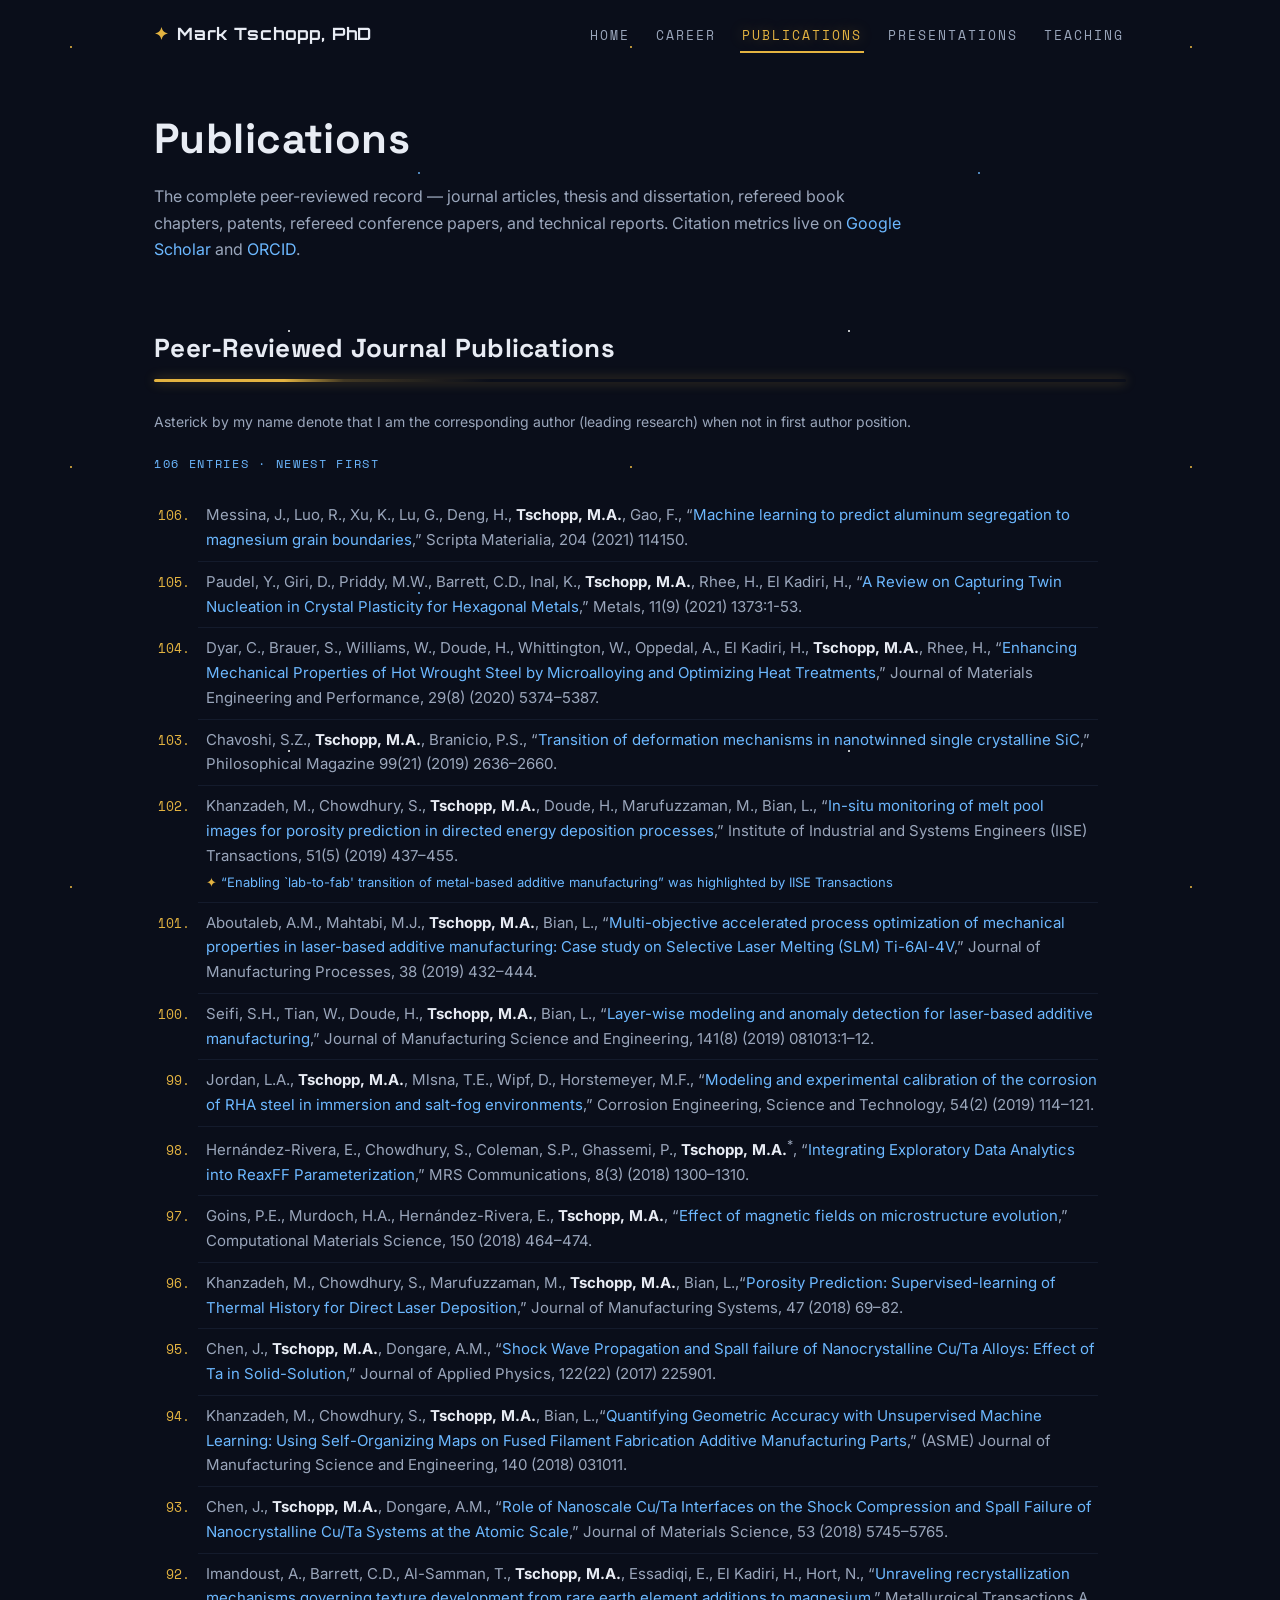
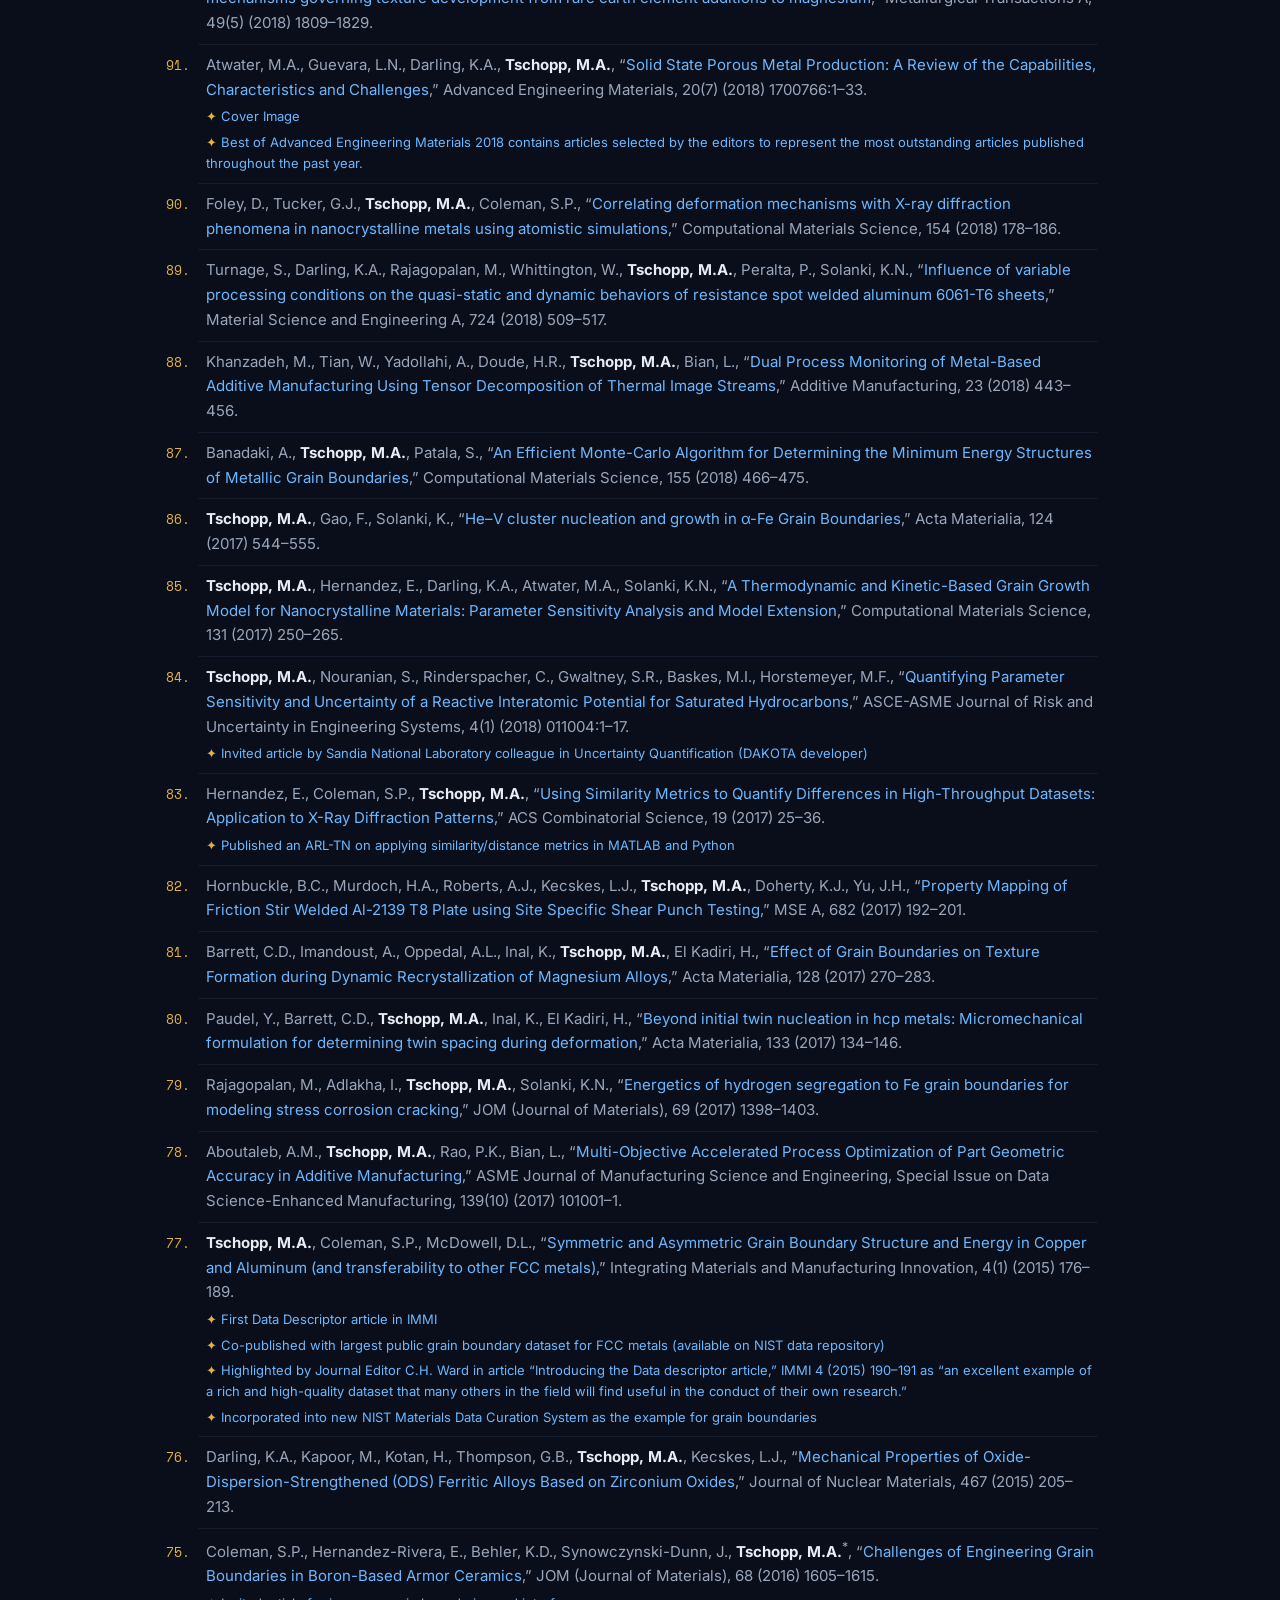
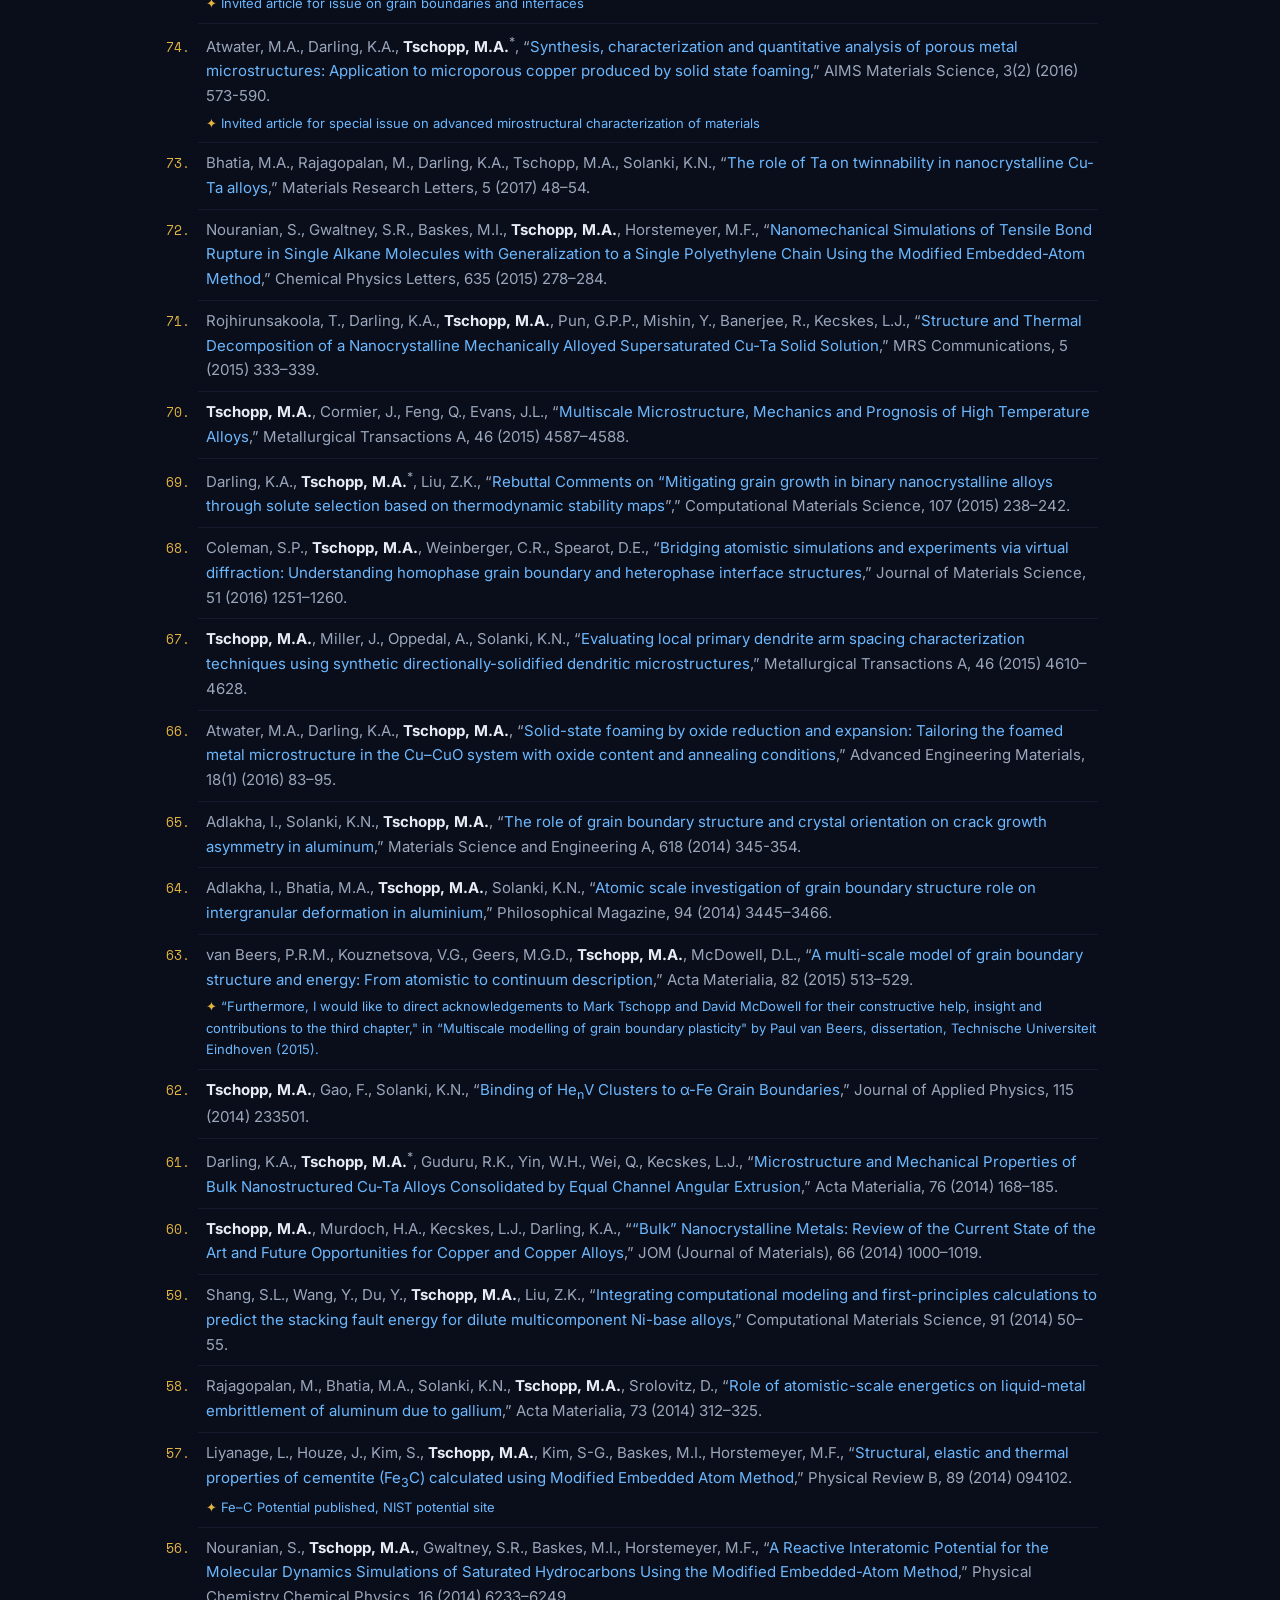
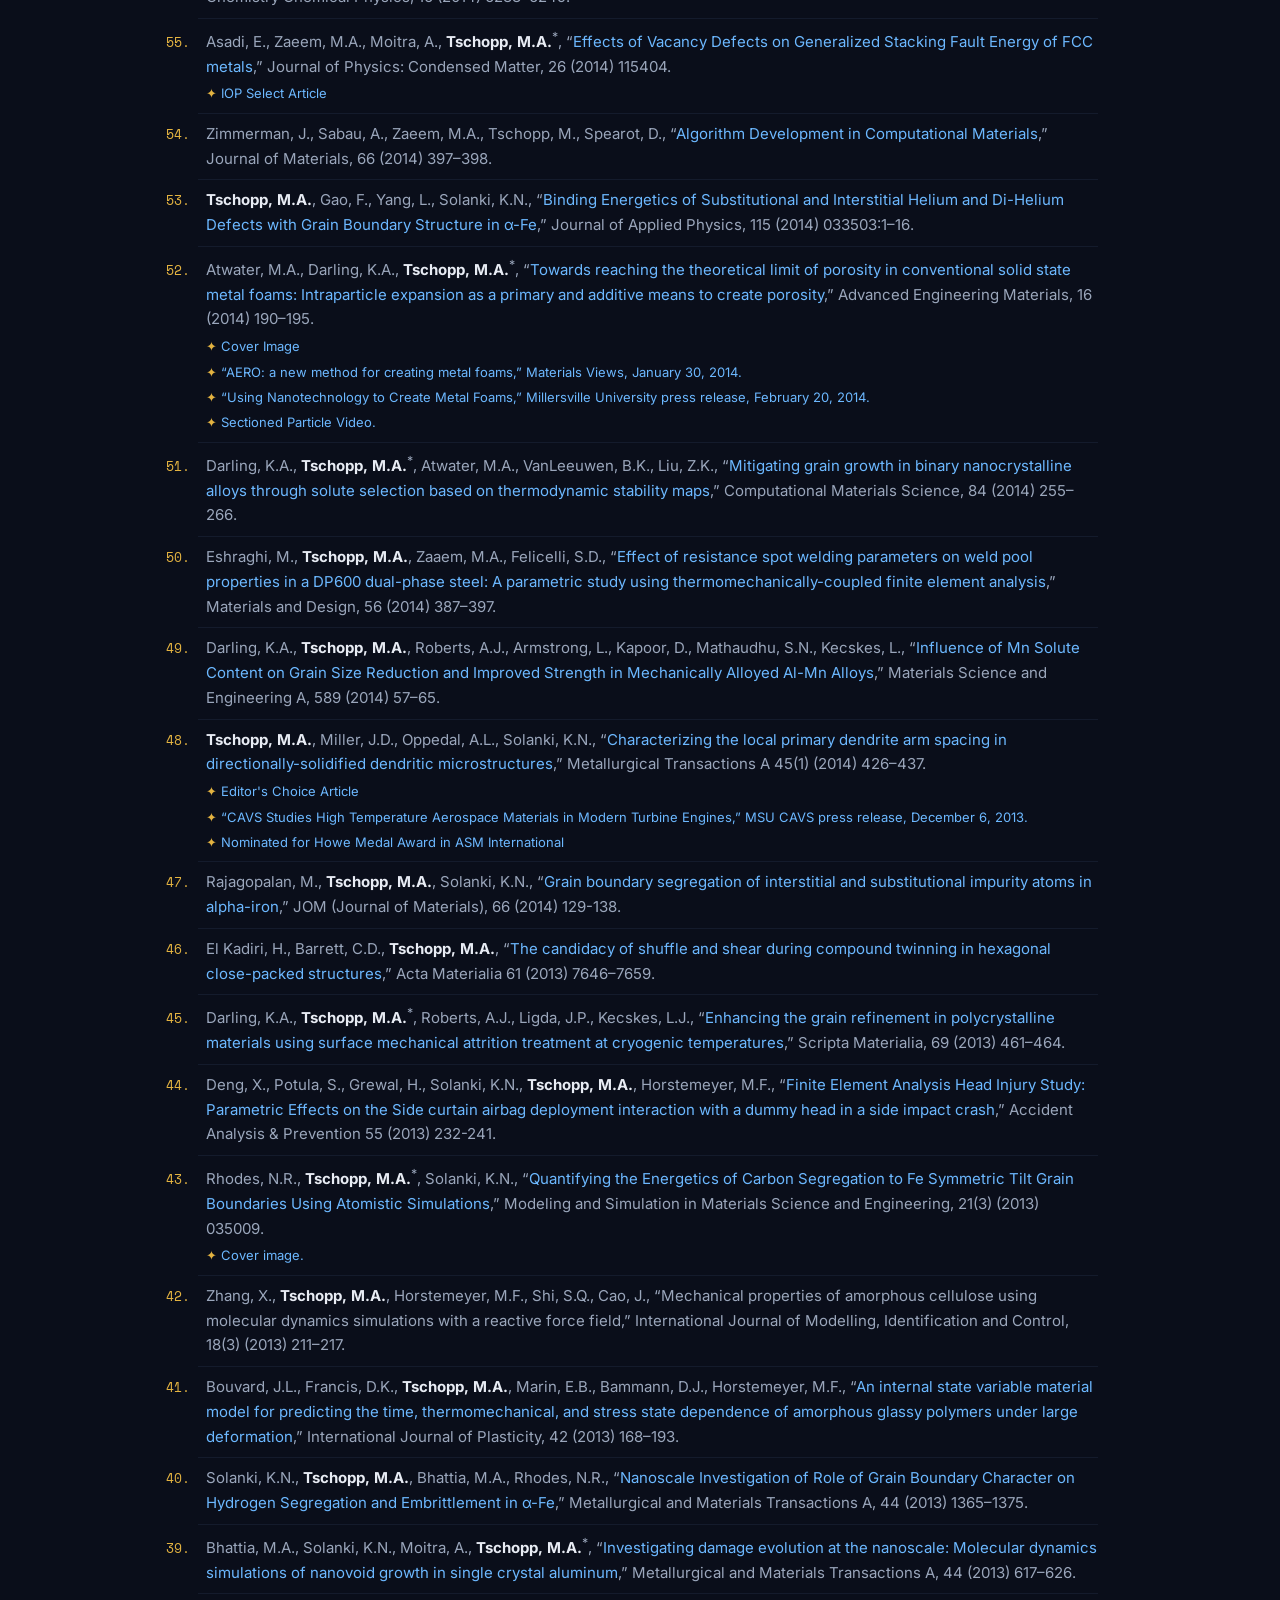
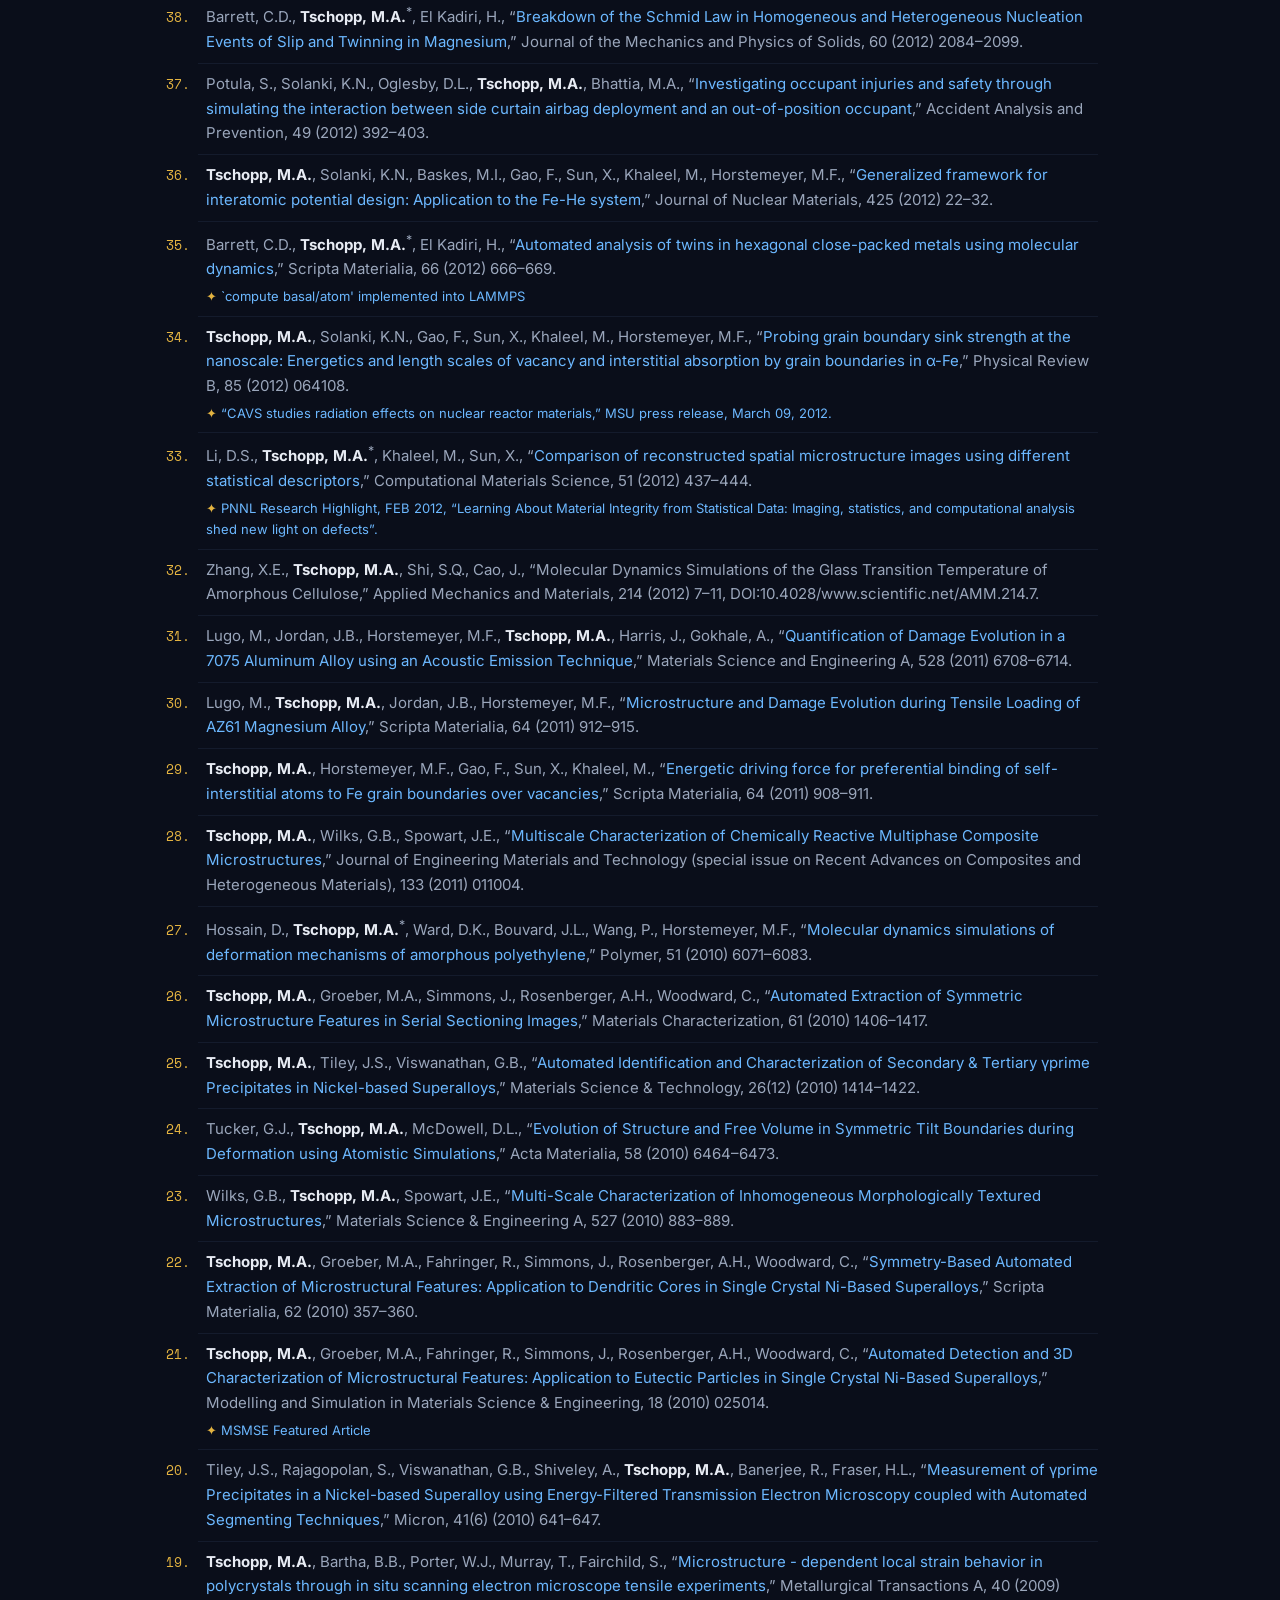
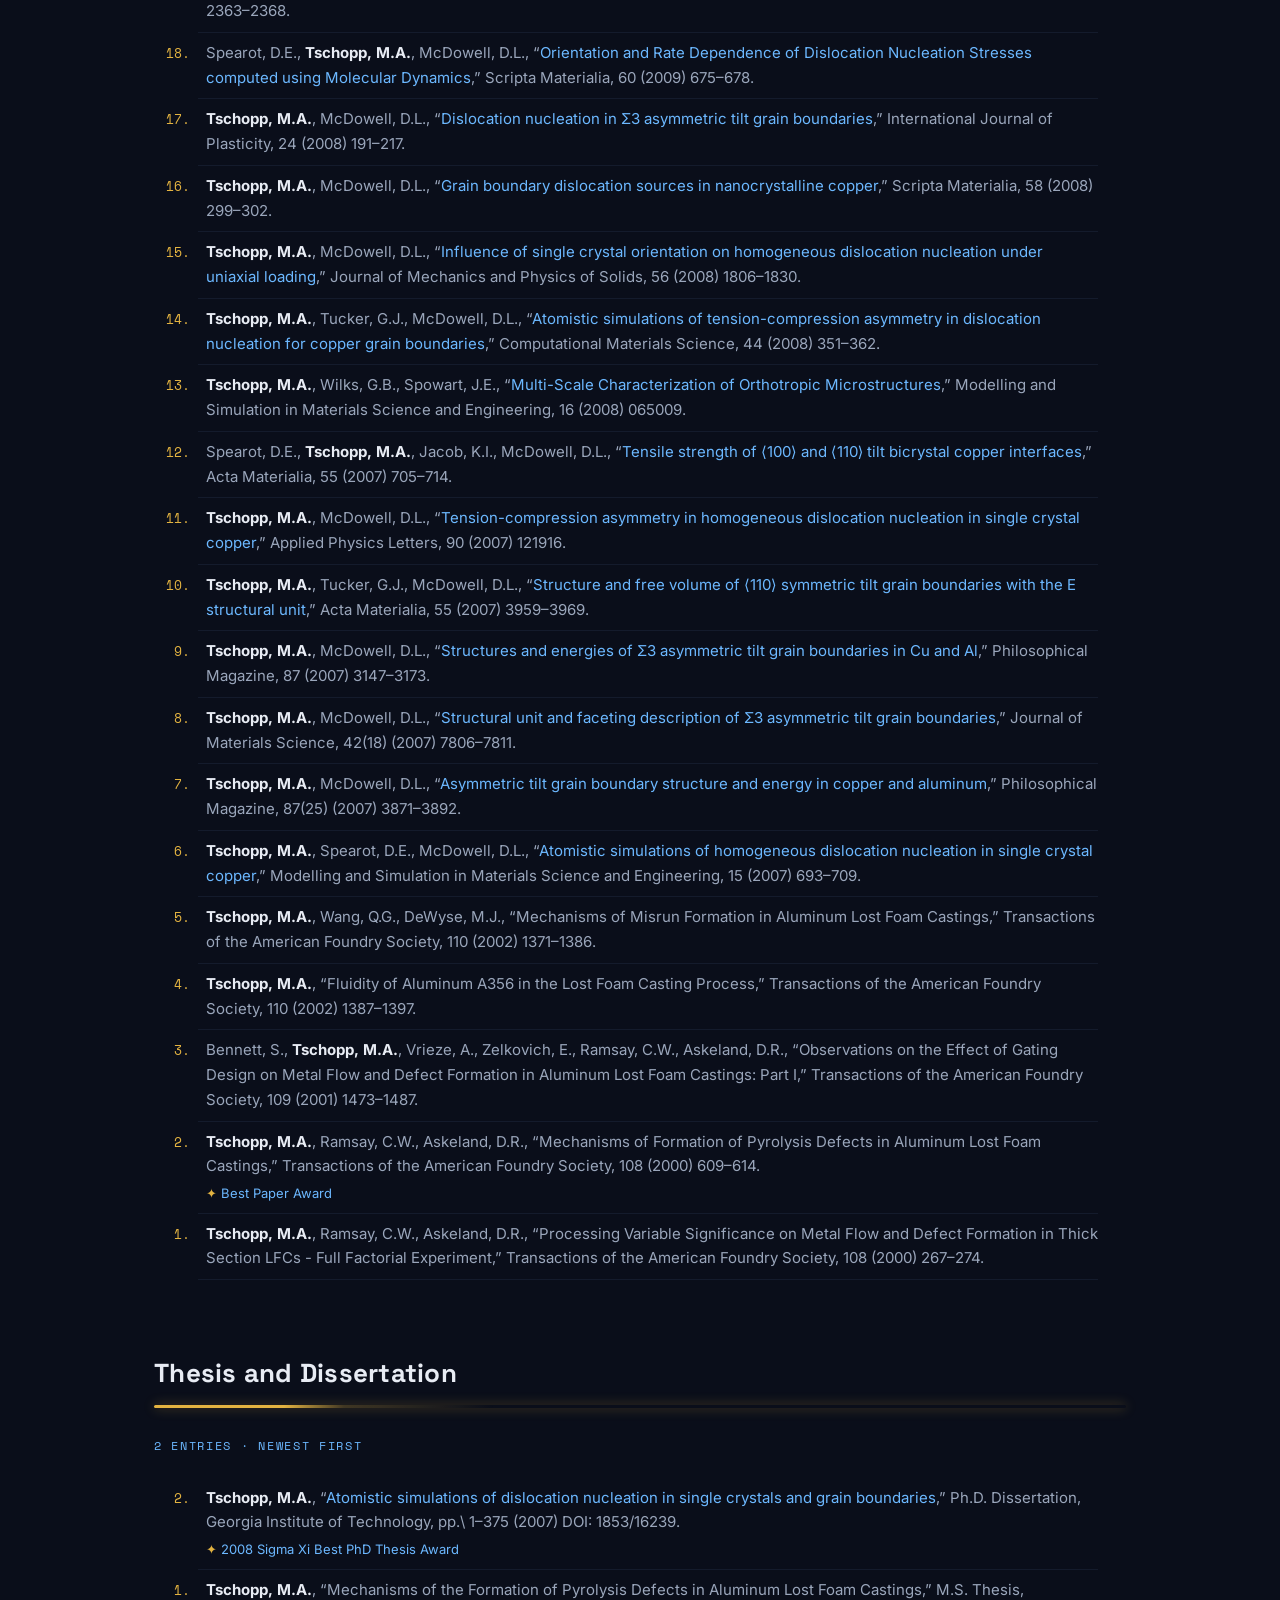
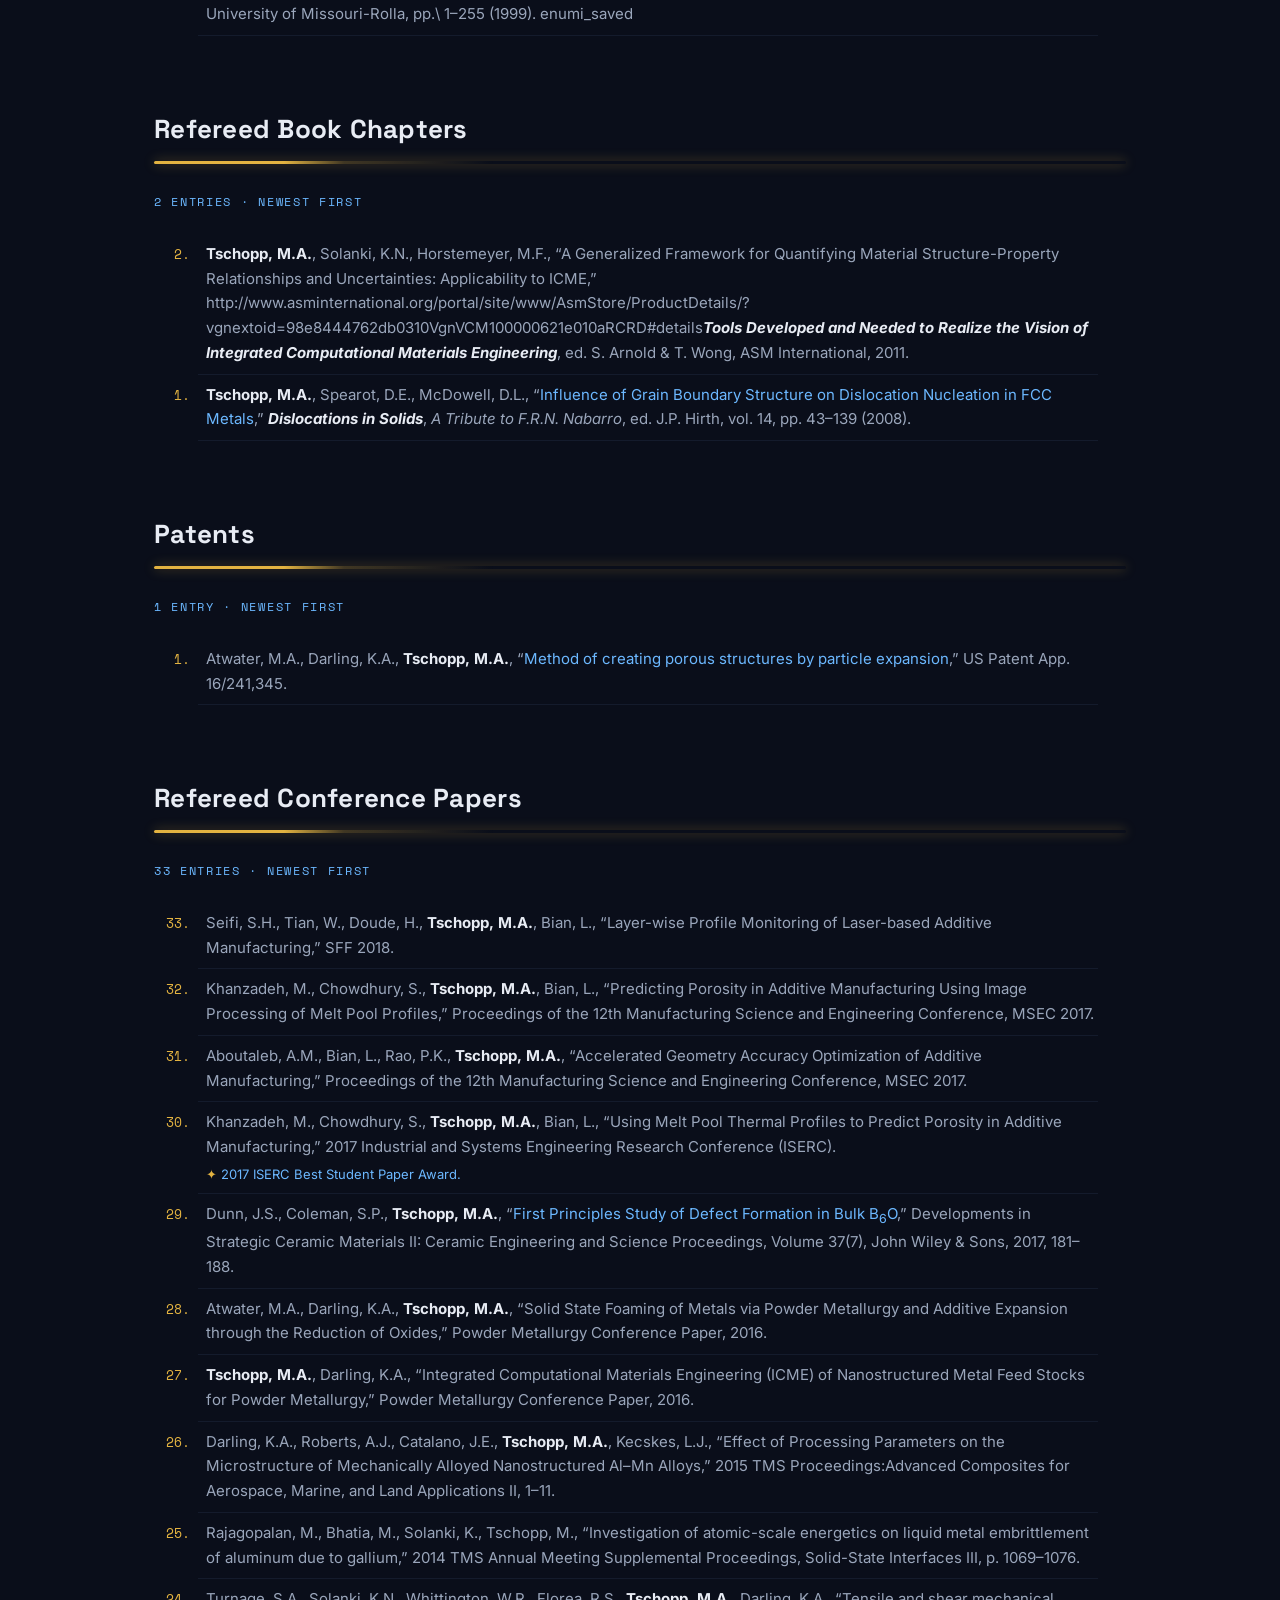
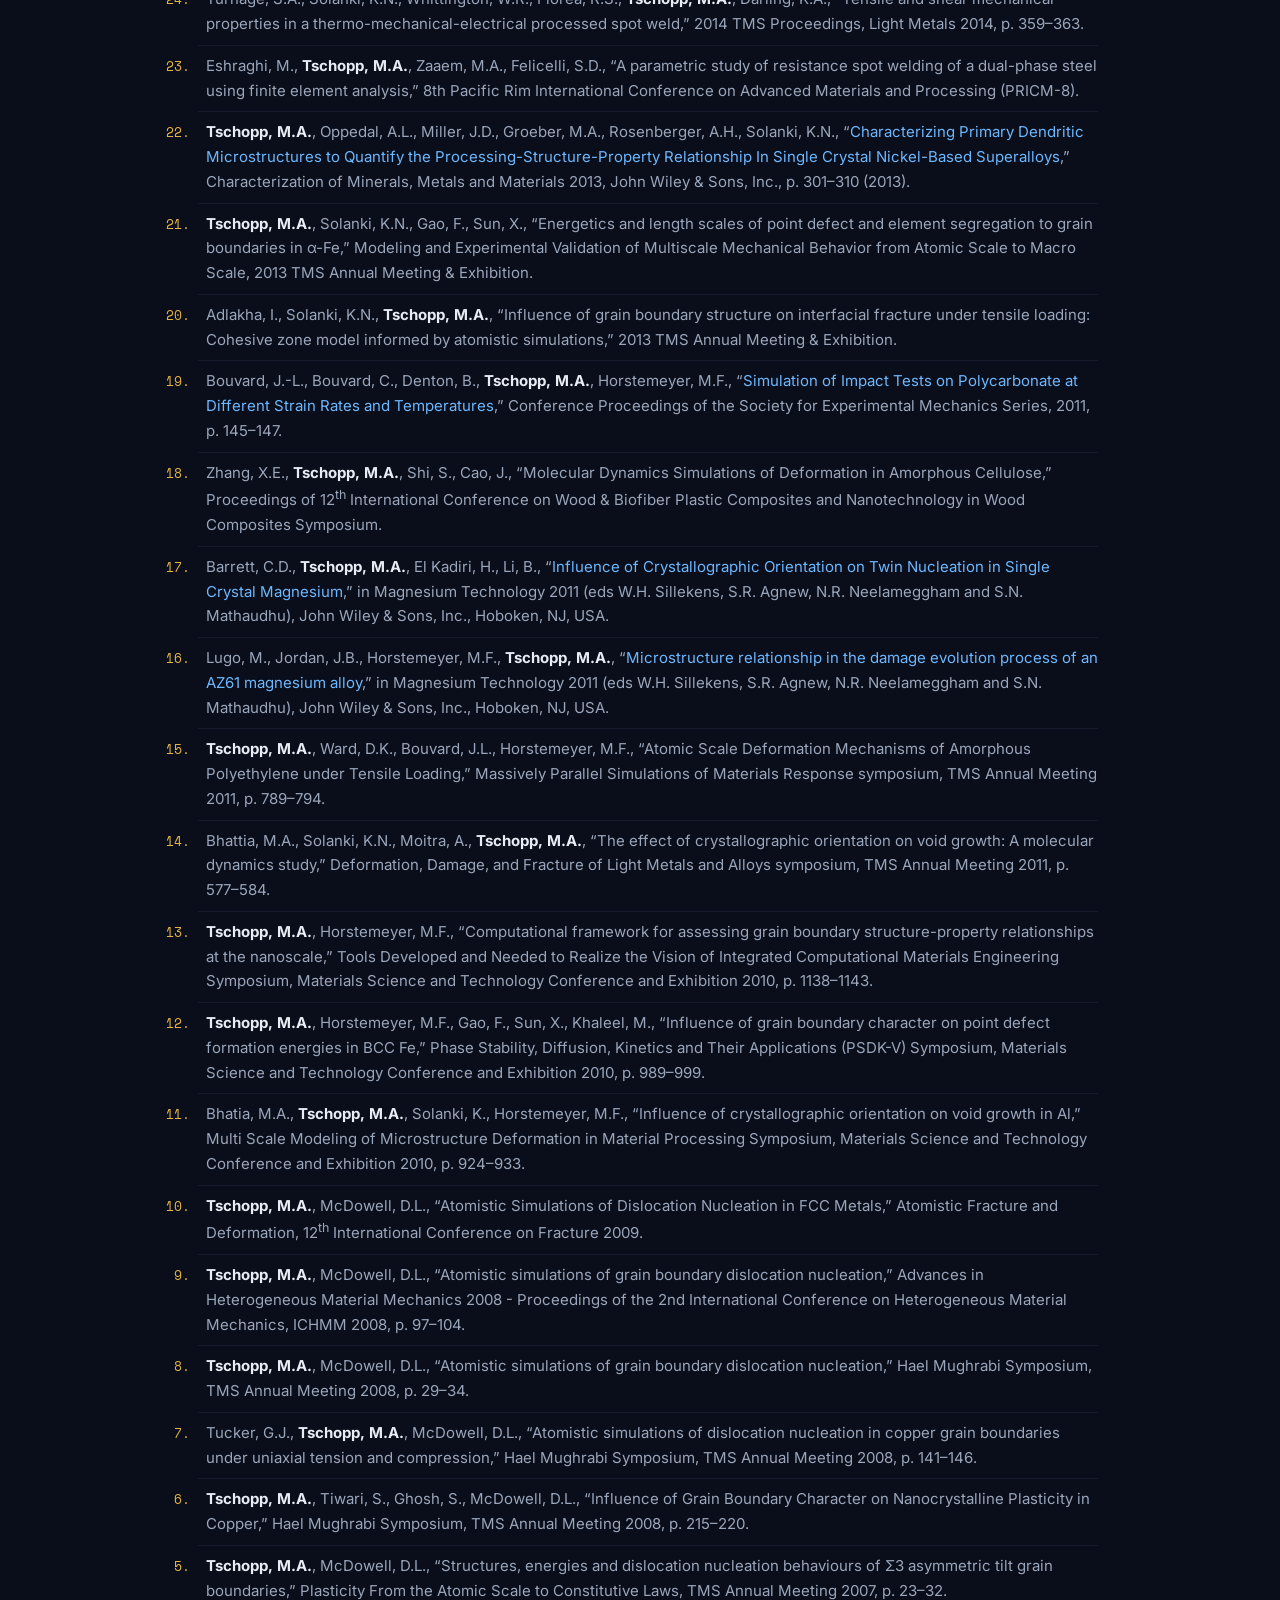
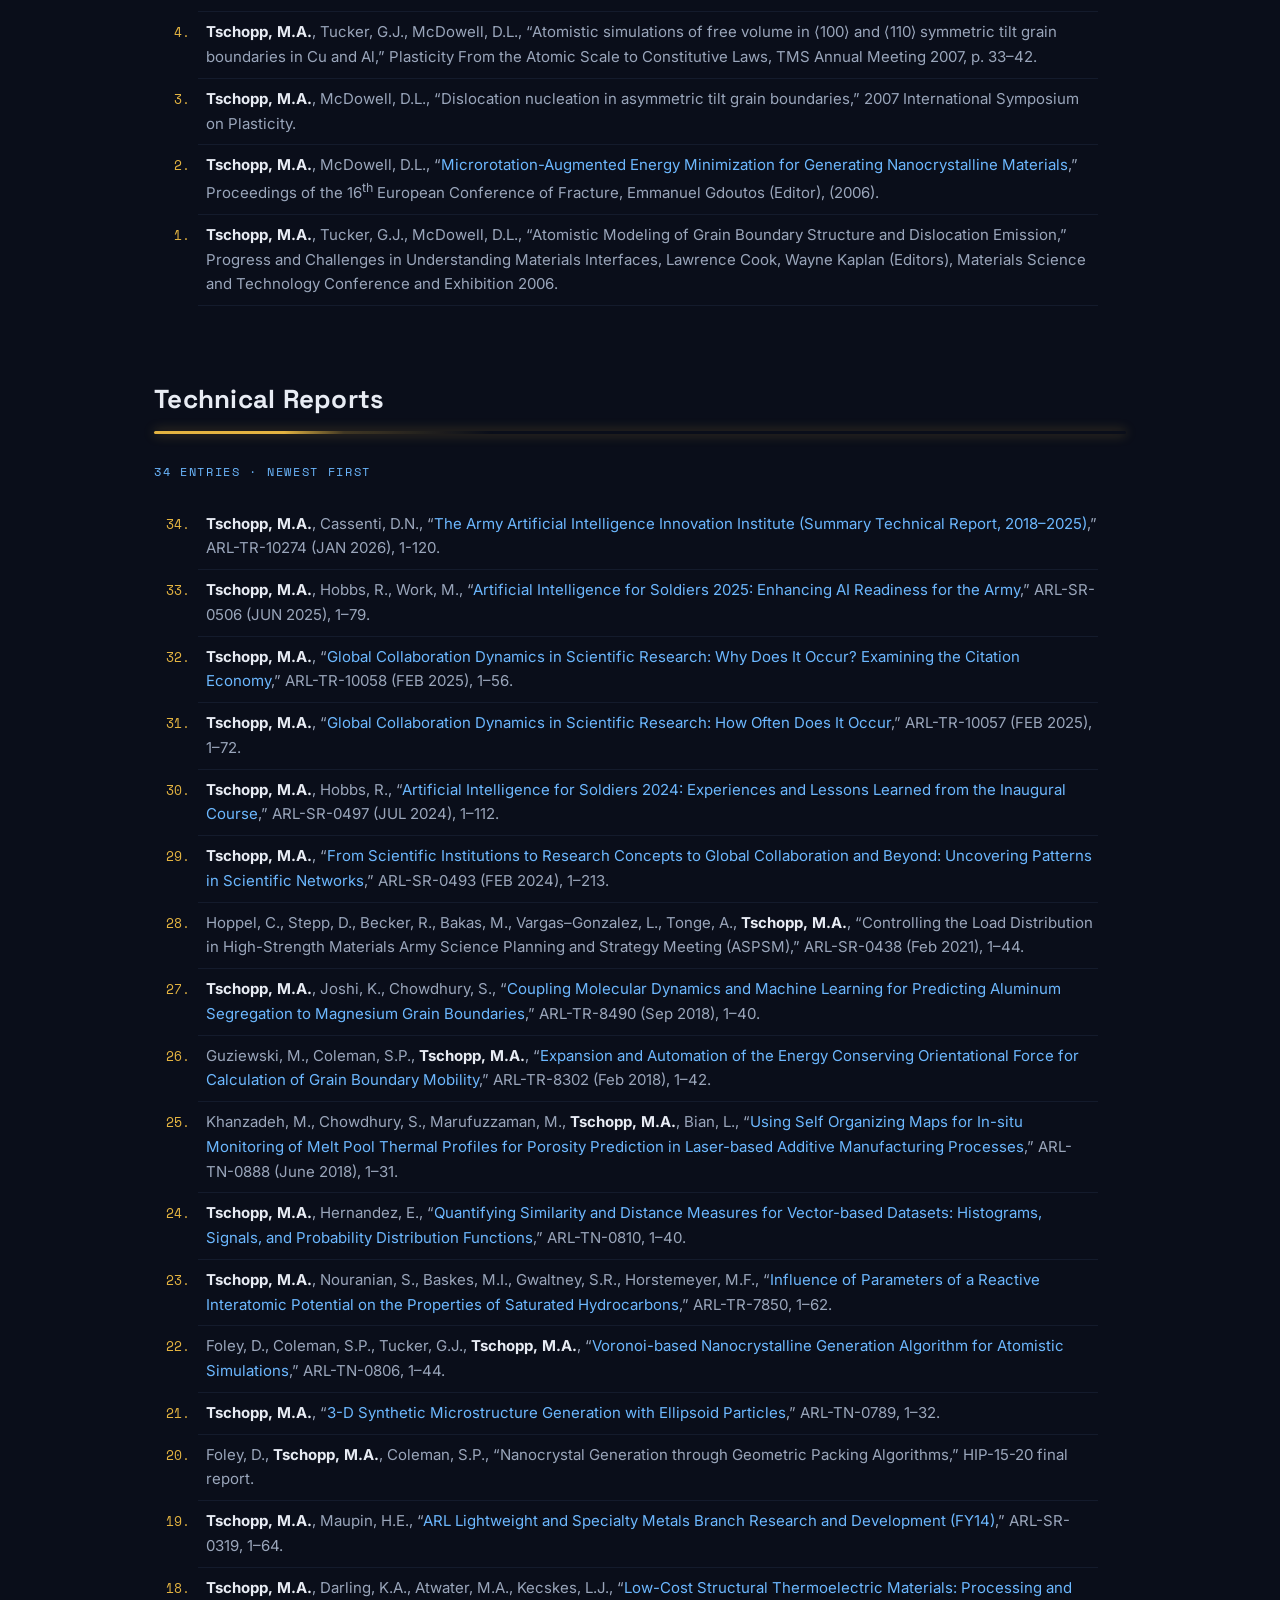
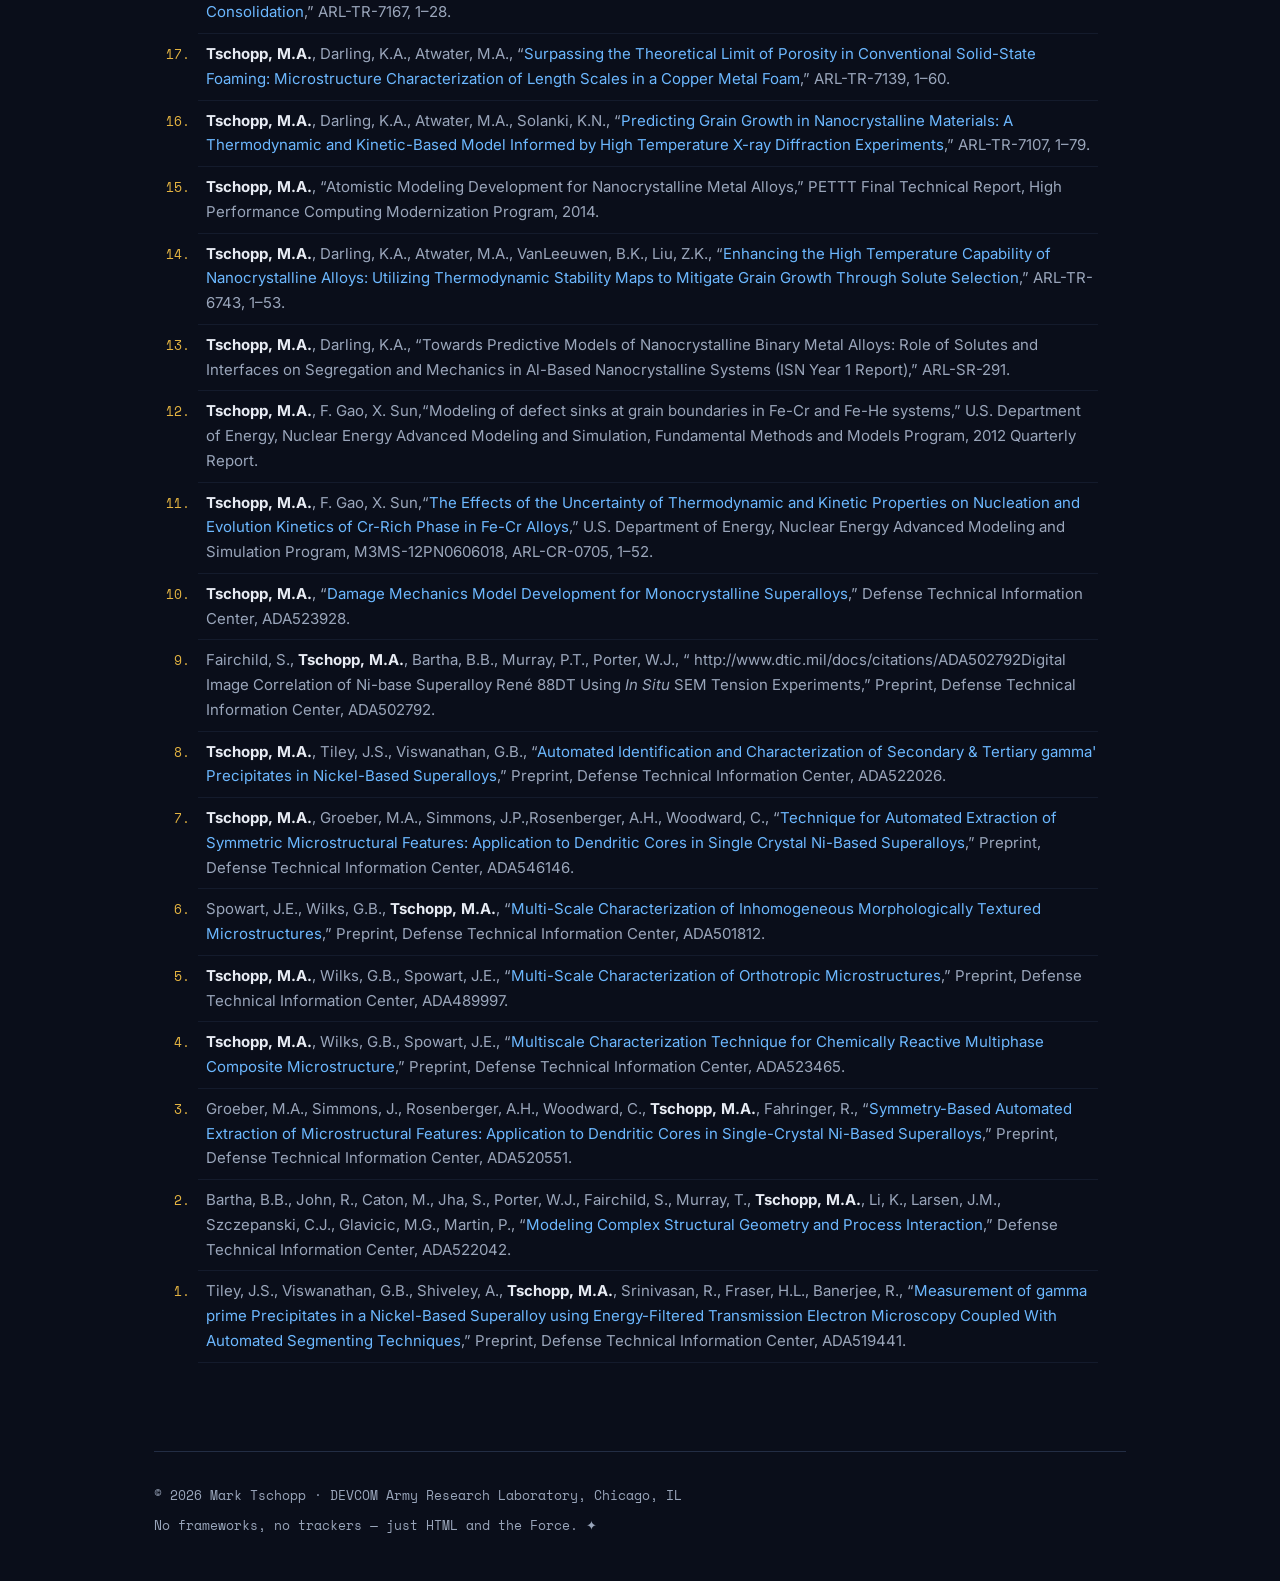
<file: publications.html>
<!DOCTYPE html>
<html lang="en">
<head>
<meta charset="utf-8">
<meta name="viewport" content="width=device-width, initial-scale=1">
<title>Publications — Mark Tschopp, PhD</title>
<link rel="icon" href="data:image/svg+xml,%3Csvg xmlns='http://www.w3.org/2000/svg' viewBox='0 0 32 32'%3E%3Crect width='32' height='32' fill='%230a0e1a'/%3E%3Cpath d='M16 5l2.6 7.4L26 13l-6 4.6 2.2 7.9L16 20.8l-6.2 4.7L12 17.6 6 13l7.4-.6z' fill='%23e3b341'/%3E%3C/svg%3E">
<link rel="preconnect" href="https://fonts.googleapis.com">
<link rel="preconnect" href="https://fonts.gstatic.com" crossorigin>
<link href="https://fonts.googleapis.com/css2?family=Orbitron:wght@700;800&family=Space+Grotesk:wght@400;500;700&family=Inter:wght@400;500;600&family=Space+Mono:wght@400;700&display=swap" rel="stylesheet">
<link rel="stylesheet" href="style.css">
</head>
<body>
<nav class="topnav" aria-label="Site">
  <span class="brand"><span class="star">✦</span>Mark Tschopp, PhD</span>
  <ul><li><a class="tab" href="index.html">Home</a></li><li><a class="tab" href="career.html">Career</a></li><li><a class="tab active" href="publications.html">Publications</a></li><li><a class="tab" href="presentations.html">Presentations</a></li><li><a class="tab" href="teaching.html">Teaching</a></li></ul>
</nav>
<main>
<header class="pagehead">
  <h1>Publications</h1>
  <p class="sub">The complete peer-reviewed record — journal articles, thesis and dissertation,
  refereed book chapters, patents, refereed conference papers, and technical reports.
  Citation metrics live on <a href="https://scholar.google.com/citations?user=dg2m2WsAAAAJ">Google Scholar</a>
  and <a href="https://orcid.org/0000-0001-8471-5035">ORCID</a>.</p>
</header><section><h2>Peer-Reviewed Journal Publications</h2><div class="saber" role="presentation"></div>
<p class="legend">Asterick by my name denote that I am the corresponding author (leading research) when not in first author position.</p>
<div class="counts">106 entries · newest first</div>
<ol reversed class="reflist">
<li>Messina, J., Luo, R., Xu, K., Lu, G., Deng, H., <strong>Tschopp, M.A.</strong>, Gao, F., “<a href="https://doi.org/10.1016/j.scriptamat.2021.114150">Machine learning to predict aluminum segregation to magnesium grain boundaries</a>,” Scripta Materialia, 204 (2021) 114150.</li>
<li>Paudel, Y., Giri, D., Priddy, M.W., Barrett, C.D., Inal, K., <strong>Tschopp, M.A.</strong>, Rhee, H., El Kadiri, H., “<a href="https://doi.org/10.3390/met11091373">A Review on Capturing Twin Nucleation in Crystal Plasticity for Hexagonal Metals</a>,” Metals, 11(9) (2021) 1373:1-53.</li>
<li>Dyar, C., Brauer, S., Williams, W., Doude, H., Whittington, W., Oppedal, A., El Kadiri, H., <strong>Tschopp, M.A.</strong>, Rhee, H., “<a href="https://doi.org/10.1007/s11665-020-05005-3">Enhancing Mechanical Properties of Hot Wrought Steel by Microalloying and Optimizing Heat Treatments</a>,” Journal of Materials Engineering and Performance, 29(8) (2020) 5374–5387.</li>
<li>Chavoshi, S.Z., <strong>Tschopp, M.A.</strong>, Branicio, P.S., “<a href="https://doi.org/10.1080/14786435.2019.1637033">Transition of deformation mechanisms in nanotwinned single crystalline SiC</a>,” Philosophical Magazine 99(21) (2019) 2636–2660.</li>
<li>Khanzadeh, M., Chowdhury, S., <strong>Tschopp, M.A.</strong>, Doude, H., Marufuzzaman, M., Bian, L., “<a href="https://doi.org/10.1080/24725854.2017.1417656">In-situ monitoring of melt pool images for porosity prediction in directed energy deposition processes</a>,” Institute of Industrial and Systems Engineers (IISE) Transactions, 51(5) (2019) 437–455.<span class="note">“<a href="https://www.iise.org/iemagazine/2019-04/html/research/research.html">Enabling `lab-to-fab' transition of metal-based additive manufacturing</a>” was highlighted by IISE Transactions</span></li>
<li>Aboutaleb, A.M., Mahtabi, M.J., <strong>Tschopp, M.A.</strong>, Bian, L., “<a href="https://doi.org/10.1016/j.jmapro.2018.12.040">Multi-objective accelerated process optimization of mechanical properties in laser-based additive manufacturing: Case study on Selective Laser Melting (SLM) Ti-6Al-4V</a>,” Journal of Manufacturing Processes, 38 (2019) 432–444.</li>
<li>Seifi, S.H., Tian, W., Doude, H., <strong>Tschopp, M.A.</strong>, Bian, L., “<a href="https://doi.org/10.1115/1.4043898">Layer-wise modeling and anomaly detection for laser-based additive manufacturing</a>,” Journal of Manufacturing Science and Engineering, 141(8) (2019) 081013:1–12.</li>
<li>Jordan, L.A., <strong>Tschopp, M.A.</strong>, Mlsna, T.E., Wipf, D., Horstemeyer, M.F., “<a href="https://doi.org/10.1080/1478422X.2018.1542550">Modeling and experimental calibration of the corrosion of RHA steel in immersion and salt-fog environments</a>,” Corrosion Engineering, Science and Technology, 54(2) (2019) 114–121.</li>
<li>Hernández-Rivera, E., Chowdhury, S., Coleman, S.P., Ghassemi, P., <strong>Tschopp, M.A.</strong><sup>*</sup>, “<a href="https://doi.org/10.1557/mrc.2018.155">Integrating Exploratory Data Analytics into ReaxFF Parameterization</a>,” MRS Communications, 8(3) (2018) 1300–1310.</li>
<li>Goins, P.E., Murdoch, H.A., Hernández-Rivera, E., <strong>Tschopp, M.A.</strong>, “<a href="https://doi.org/10.1016/j.commatsci.2018.04.034">Effect of magnetic fields on microstructure evolution</a>,” Computational Materials Science, 150 (2018) 464–474.</li>
<li>Khanzadeh, M., Chowdhury, S., Marufuzzaman, M., <strong>Tschopp, M.A.</strong>, Bian, L.,“<a href="https://doi.org/10.1016/j.jmsy.2018.04.001">Porosity Prediction: Supervised-learning of Thermal History for Direct Laser Deposition</a>,” Journal of Manufacturing Systems, 47 (2018) 69–82.</li>
<li>Chen, J., <strong>Tschopp, M.A.</strong>, Dongare, A.M., “<a href="https://doi.org/10.1063/1.5001761">Shock Wave Propagation and Spall failure of Nanocrystalline Cu/Ta Alloys: Effect of Ta in Solid-Solution</a>,” Journal of Applied Physics, 122(22) (2017) 225901.</li>
<li>Khanzadeh, M., Chowdhury, S., <strong>Tschopp, M.A.</strong>, Bian, L.,“<a href="https://doi.org/10.1115/1.4038598">Quantifying Geometric Accuracy with Unsupervised Machine Learning: Using Self-Organizing Maps on Fused Filament Fabrication Additive Manufacturing Parts</a>,” (ASME) Journal of Manufacturing Science and Engineering, 140 (2018) 031011.</li>
<li>Chen, J., <strong>Tschopp, M.A.</strong>, Dongare, A.M., “<a href="https://doi.org/10.1007/s10853-017-1879-7">Role of Nanoscale Cu/Ta Interfaces on the Shock Compression and Spall Failure of Nanocrystalline Cu/Ta Systems at the Atomic Scale</a>,” Journal of Materials Science, 53 (2018) 5745–5765.</li>
<li>Imandoust, A., Barrett, C.D., Al-Samman, T., <strong>Tschopp, M.A.</strong>, Essadiqi, E., El Kadiri, H., Hort, N., “<a href="https://www.springerprofessional.de/en/unraveling-recrystallization-mechanisms-governing-texture-develo/15502294">Unraveling recrystallization mechanisms governing texture development from rare earth element additions to magnesium</a>,” Metallurgical Transactions A, 49(5) (2018) 1809–1829.</li>
<li>Atwater, M.A., Guevara, L.N., Darling, K.A., <strong>Tschopp, M.A.</strong>, “<a href="http://dx.doi.org/10.1002/adem.201700766">Solid State Porous Metal Production: A Review of the Capabilities, Characteristics and Challenges</a>,” Advanced Engineering Materials, 20(7) (2018) 1700766:1–33.<span class="note"><a href="https://onlinelibrary.wiley.com/doi/abs/10.1002/adem.201870019">Cover Image</a></span><span class="note"><a href="https://onlinelibrary.wiley.com/page/journal/15272648/homepage/best-of-advanced-engineering-materials-2018.html">Best of Advanced Engineering Materials 2018</a> contains articles selected by the editors to represent the most outstanding articles published throughout the past year.</span></li>
<li>Foley, D., Tucker, G.J., <strong>Tschopp, M.A.</strong>, Coleman, S.P., “<a href="https://doi.org/10.1016/j.commatsci.2018.07.056">Correlating deformation mechanisms with X-ray diffraction phenomena in nanocrystalline metals using atomistic simulations</a>,” Computational Materials Science, 154 (2018) 178–186.</li>
<li>Turnage, S., Darling, K.A., Rajagopalan, M., Whittington, W., <strong>Tschopp, M.A.</strong>, Peralta, P., Solanki, K.N., “<a href="https://doi.org/10.1016/j.msea.2018.03.120">Influence of variable processing conditions on the quasi-static and dynamic behaviors of resistance spot welded aluminum 6061-T6 sheets</a>,” Material Science and Engineering A, 724 (2018) 509–517.</li>
<li>Khanzadeh, M., Tian, W., Yadollahi, A., Doude, H.R., <strong>Tschopp, M.A.</strong>, Bian, L., “<a href="https://doi.org/10.1016/j.addma.2018.08.014">Dual Process Monitoring of Metal-Based Additive Manufacturing Using Tensor Decomposition of Thermal Image Streams</a>,” Additive Manufacturing, 23 (2018) 443–456.</li>
<li>Banadaki, A., <strong>Tschopp, M.A.</strong>, Patala, S., “<a href="https://doi.org/10.1016/j.commatsci.2018.09.017">An Efficient Monte-Carlo Algorithm for Determining the Minimum Energy Structures of Metallic Grain Boundaries</a>,” Computational Materials Science, 155 (2018) 466–475.</li>
<li><strong>Tschopp, M.A.</strong>, Gao, F., Solanki, K., “<a href="http://dx.doi.org/10.1016/j.actamat.2016.11.027">He–V cluster nucleation and growth in α-Fe Grain Boundaries</a>,” Acta Materialia, 124 (2017) 544–555.</li>
<li><strong>Tschopp, M.A.</strong>, Hernandez, E., Darling, K.A., Atwater, M.A., Solanki, K.N., “<a href="http://dx.doi.org/10.1016/j.commatsci.2017.02.002">A Thermodynamic and Kinetic-Based Grain Growth Model for Nanocrystalline Materials: Parameter Sensitivity Analysis and Model Extension</a>,” Computational Materials Science, 131 (2017) 250–265.</li>
<li><strong>Tschopp, M.A.</strong>, Nouranian, S., Rinderspacher, C., Gwaltney, S.R., Baskes, M.I., Horstemeyer, M.F., “<a href="http://dx.doi.org/10.1115/1.4037455">Quantifying Parameter Sensitivity and Uncertainty of a Reactive Interatomic Potential for Saturated Hydrocarbons</a>,” ASCE-ASME Journal of Risk and Uncertainty in Engineering Systems, 4(1) (2018) 011004:1–17.<span class="note">Invited article by Sandia National Laboratory colleague in Uncertainty Quantification (DAKOTA developer)</span></li>
<li>Hernandez, E., Coleman, S.P., <strong>Tschopp, M.A.</strong>, “<a href="http://dx.doi.org/10.1021/acscombsci.6b00142">Using Similarity Metrics to Quantify Differences in High-Throughput Datasets: Application to X-Ray Diffraction Patterns</a>,” ACS Combinatorial Science, 19 (2017) 25–36.<span class="note">Published an ARL-TN on applying similarity/distance metrics in MATLAB and Python</span></li>
<li>Hornbuckle, B.C., Murdoch, H.A., Roberts, A.J., Kecskes, L.J., <strong>Tschopp, M.A.</strong>, Doherty, K.J., Yu, J.H., “<a href="http://dx.doi.org/10.1016/j.msea.2016.11.032">Property Mapping of Friction Stir Welded Al-2139 T8 Plate using Site Specific Shear Punch Testing</a>,” MSE A, 682 (2017) 192–201.</li>
<li>Barrett, C.D., Imandoust, A., Oppedal, A.L., Inal, K., <strong>Tschopp, M.A.</strong>, El Kadiri, H., “<a href="http://dx.doi.org/10.1016/j.actamat.2017.01.063">Effect of Grain Boundaries on Texture Formation during Dynamic Recrystallization of Magnesium Alloys</a>,” Acta Materialia, 128 (2017) 270–283.</li>
<li>Paudel, Y., Barrett, C.D., <strong>Tschopp, M.A.</strong>, Inal, K., El Kadiri, H., “<a href="https://doi.org/10.1016/j.actamat.2017.05.013">Beyond initial twin nucleation in hcp metals: Micromechanical formulation for determining twin spacing during deformation</a>,” Acta Materialia, 133 (2017) 134–146.</li>
<li>Rajagopalan, M., Adlakha, I., <strong>Tschopp, M.A.</strong>, Solanki, K.N., “<a href="https://doi.org/10.1007/s11837-017-2386-7">Energetics of hydrogen segregation to Fe grain boundaries for modeling stress corrosion cracking</a>,” JOM (Journal of Materials), 69 (2017) 1398–1403.</li>
<li>Aboutaleb, A.M., <strong>Tschopp, M.A.</strong>, Rao, P.K., Bian, L., “<a href="http://manufacturingscience.asmedigitalcollection.asme.org/article.aspx?articleid=2645865">Multi-Objective Accelerated Process Optimization of Part Geometric Accuracy in Additive Manufacturing</a>,” ASME Journal of Manufacturing Science and Engineering, Special Issue on Data Science-Enhanced Manufacturing, 139(10) (2017) 101001–1.</li>
<li><strong>Tschopp, M.A.</strong>, Coleman, S.P., McDowell, D.L., “<a href="http://dx.doi.org/10.1186/s40192-015-0040-1">Symmetric and Asymmetric Grain Boundary Structure and Energy in Copper and Aluminum (and transferability to other FCC metals)</a>,” Integrating Materials and Manufacturing Innovation, 4(1) (2015) 176–189.<span class="note">First Data Descriptor article in IMMI</span><span class="note">Co-published with largest public grain boundary dataset for FCC metals (available on NIST data repository)</span><span class="note">Highlighted by Journal Editor C.H. Ward in article “<a href="https://doi.org/10.1186/s40192-015-0041-0">Introducing the Data descriptor article</a>,” IMMI 4 (2015) 190–191 as “an excellent example of a rich and high-quality dataset that many others in the field will find useful in the conduct of their own research.”</span><span class="note">Incorporated into new NIST Materials Data Curation System as the example for grain boundaries</span></li>
<li>Darling, K.A., Kapoor, M., Kotan, H., Thompson, G.B., <strong>Tschopp, M.A.</strong>, Kecskes, L.J., “<a href="http://dx.doi.org/10.1016/j.jnucmat.2015.09.011">Mechanical Properties of Oxide-Dispersion-Strengthened (ODS) Ferritic Alloys Based on Zirconium Oxides</a>,” Journal of Nuclear Materials, 467 (2015) 205–213.</li>
<li>Coleman, S.P., Hernandez-Rivera, E., Behler, K.D., Synowczynski-Dunn, J., <strong>Tschopp, M.A.</strong><sup>*</sup>, “<a href="http://dx.doi.org/10.1007/s11837-016-1856-7">Challenges of Engineering Grain Boundaries in Boron-Based Armor Ceramics</a>,” JOM (Journal of Materials), 68 (2016) 1605–1615.<span class="note">Invited article for issue on grain boundaries and interfaces</span></li>
<li>Atwater, M.A., Darling, K.A., <strong>Tschopp, M.A.</strong><sup>*</sup>, “<a href="http://dx.doi.org/10.3934/matersci.2016.2.573">Synthesis, characterization and quantitative analysis of porous metal microstructures: Application to microporous copper produced by solid state foaming</a>,” AIMS Materials Science, 3(2) (2016) 573-590.<span class="note">Invited article for special issue on advanced mirostructural characterization of materials</span></li>
<li>Bhatia, M.A., Rajagopalan, M., Darling, K.A., Tschopp, M.A., Solanki, K.N., “<a href="http://dx.doi.org/10.1080/21663831.2016.1201160">The role of Ta on twinnability in nanocrystalline Cu-Ta alloys</a>,” Materials Research Letters, 5 (2017) 48–54.</li>
<li>Nouranian, S., Gwaltney, S.R., Baskes, M.I., <strong>Tschopp, M.A.</strong>, Horstemeyer, M.F., “<a href="http://dx.doi.org/10.1016/j.cplett.2015.06.071">Nanomechanical Simulations of Tensile Bond Rupture in Single Alkane Molecules with Generalization to a Single Polyethylene Chain Using the Modified Embedded-Atom Method</a>,” Chemical Physics Letters, 635 (2015) 278–284.</li>
<li>Rojhirunsakoola, T., Darling, K.A., <strong>Tschopp, M.A.</strong>, Pun, G.P.P., Mishin, Y., Banerjee, R., Kecskes, L.J., “<a href="http://dx.doi.org/10.1557/mrc.2015.34">Structure and Thermal Decomposition of a Nanocrystalline Mechanically Alloyed Supersaturated Cu-Ta Solid Solution</a>,” MRS Communications, 5 (2015) 333–339.</li>
<li><strong>Tschopp, M.A.</strong>, Cormier, J., Feng, Q., Evans, J.L., “<a href="http://dx.doi.org/10.1007/s11661-015-2992-3">Multiscale Microstructure, Mechanics and Prognosis of High Temperature Alloys</a>,” Metallurgical Transactions A, 46 (2015) 4587–4588.</li>
<li>Darling, K.A., <strong>Tschopp, M.A.</strong><sup>*</sup>, Liu, Z.K., “<a href="http://dx.doi.org/10.1016/j.commatsci.2015.04.052">Rebuttal Comments on “Mitigating grain growth in binary nanocrystalline alloys through solute selection based on thermodynamic stability maps</a>”,” Computational Materials Science, 107 (2015) 238–242.</li>
<li>Coleman, S.P., <strong>Tschopp, M.A.</strong>, Weinberger, C.R., Spearot, D.E., “<a href="http://dx.doi.org/10.1007/s10853-015-9087-9">Bridging atomistic simulations and experiments via virtual diffraction: Understanding homophase grain boundary and heterophase interface structures</a>,” Journal of Materials Science, 51 (2016) 1251–1260.</li>
<li><strong>Tschopp, M.A.</strong>, Miller, J., Oppedal, A., Solanki, K.N., “<a href="http://dx.doi.org/10.1007/s11661-015-2964-7">Evaluating local primary dendrite arm spacing characterization techniques using synthetic directionally-solidified dendritic microstructures</a>,” Metallurgical Transactions A, 46 (2015) 4610–4628.</li>
<li>Atwater, M.A., Darling, K.A., <strong>Tschopp, M.A.</strong>, “<a href="http://dx.doi.org/10.1002/adem.201500063">Solid-state foaming by oxide reduction and expansion: Tailoring the foamed metal microstructure in the Cu–CuO system with oxide content and annealing conditions</a>,” Advanced Engineering Materials, 18(1) (2016) 83–95.</li>
<li>Adlakha, I., Solanki, K.N., <strong>Tschopp, M.A.</strong>, “<a href="http://dx.doi.org/10.1016/j.msea.2014.08.083">The role of grain boundary structure and crystal orientation on crack growth asymmetry in aluminum</a>,” Materials Science and Engineering A, 618 (2014) 345-354.</li>
<li>Adlakha, I., Bhatia, M.A., <strong>Tschopp, M.A.</strong>, Solanki, K.N., “<a href="http://dx.doi.org/10.1080/14786435.2014.961585">Atomic scale investigation of grain boundary structure role on intergranular deformation in aluminium</a>,” Philosophical Magazine, 94 (2014) 3445–3466.</li>
<li>van Beers, P.R.M., Kouznetsova, V.G., Geers, M.G.D., <strong>Tschopp, M.A.</strong>, McDowell, D.L., “<a href="http://dx.doi.org/10.1016/j.actamat.2014.08.045">A multi-scale model of grain boundary structure and energy: From atomistic to continuum description</a>,” Acta Materialia, 82 (2015) 513–529.<span class="note">“Furthermore, I would like to direct acknowledgements to Mark Tschopp and David McDowell for their constructive help, insight and contributions to the third chapter," in “Multiscale modelling of grain boundary plasticity" by Paul van Beers, dissertation, Technische Universiteit Eindhoven (2015).</span></li>
<li><strong>Tschopp, M.A.</strong>, Gao, F., Solanki, K.N., “<a href="http://dx.doi.org/10.1063/1.4883357">Binding of He<sub>n</sub>V Clusters to α-Fe Grain Boundaries</a>,” Journal of Applied Physics, 115 (2014) 233501.</li>
<li>Darling, K.A., <strong>Tschopp, M.A.</strong><sup>*</sup>, Guduru, R.K., Yin, W.H., Wei, Q., Kecskes, L.J., “<a href="http://dx.doi.org/10.1016/j.actamat.2014.04.074">Microstructure and Mechanical Properties of Bulk Nanostructured Cu-Ta Alloys Consolidated by Equal Channel Angular Extrusion</a>,” Acta Materialia, 76 (2014) 168–185.</li>
<li><strong>Tschopp, M.A.</strong>, Murdoch, H.A., Kecskes, L.J., Darling, K.A., “<a href="http://dx.doi.org/10.1007/s11837-014-0978-z">“Bulk” Nanocrystalline Metals: Review of the Current State of the Art and Future Opportunities for Copper and Copper Alloys</a>,” JOM (Journal of Materials), 66 (2014) 1000–1019.</li>
<li>Shang, S.L., Wang, Y., Du, Y., <strong>Tschopp, M.A.</strong>, Liu, Z.K., “<a href="http://dx.doi.org/10.1016/j.commatsci.2014.04.040">Integrating computational modeling and first-principles calculations to predict the stacking fault energy for dilute multicomponent Ni-base alloys</a>,” Computational Materials Science, 91 (2014) 50–55.</li>
<li>Rajagopalan, M., Bhatia, M.A., Solanki, K.N., <strong>Tschopp, M.A.</strong>, Srolovitz, D., “<a href="http://dx.doi.org/10.1016/j.actamat.2014.04.011">Role of atomistic-scale energetics on liquid-metal embrittlement of aluminum due to gallium</a>,” Acta Materialia, 73 (2014) 312–325.</li>
<li>Liyanage, L., Houze, J., Kim, S., <strong>Tschopp, M.A.</strong>, Kim, S-G., Baskes, M.I., Horstemeyer, M.F., “<a href="http://dx.doi.org/10.1103/PhysRevB.89.094102">Structural, elastic and thermal properties of cementite (Fe<sub>3</sub>C) calculated using Modified Embedded Atom Method</a>,” Physical Review B, 89 (2014) 094102.<span class="note">Fe–C Potential published, <a href="http://www.ctcms.nist.gov/potentials/Fe-C.html">NIST potential site</a></span></li>
<li>Nouranian, S., <strong>Tschopp, M.A.</strong>, Gwaltney, S.R., Baskes, M.I., Horstemeyer, M.F., “<a href="http://dx.doi.org/10.1039/c4cp00027g">A Reactive Interatomic Potential for the Molecular Dynamics Simulations of Saturated Hydrocarbons Using the Modified Embedded-Atom Method</a>,” Physical Chemistry Chemical Physics, 16 (2014) 6233–6249.</li>
<li>Asadi, E., Zaeem, M.A., Moitra, A., <strong>Tschopp, M.A.</strong><sup>*</sup>, “<a href="http://dx.doi.org/10.1088/0953-8984/26/11/115404">Effects of Vacancy Defects on Generalized Stacking Fault Energy of FCC metals</a>,” Journal of Physics: Condensed Matter, 26 (2014) 115404.<span class="note">IOP Select Article</span></li>
<li>Zimmerman, J., Sabau, A., Zaeem, M.A., Tschopp, M., Spearot, D., “<a href="http://dx.doi.org/10.1007/s11837-013-0846-2">Algorithm Development in Computational Materials</a>,” Journal of Materials, 66 (2014) 397–398.</li>
<li><strong>Tschopp, M.A.</strong>, Gao, F., Yang, L., Solanki, K.N., “<a href="http://dx.doi.org/10.1063/1.4861719">Binding Energetics of Substitutional and Interstitial Helium and Di-Helium Defects with Grain Boundary Structure in α-Fe</a>,” Journal of Applied Physics, 115 (2014) 033503:1–16.</li>
<li>Atwater, M.A., Darling, K.A., <strong>Tschopp, M.A.</strong><sup>*</sup>, “<a href="http://dx.doi.org/10.1002/adem.201300431">Towards reaching the theoretical limit of porosity in conventional solid state metal foams: Intraparticle expansion as a primary and additive means to create porosity</a>,” Advanced Engineering Materials, 16 (2014) 190–195.<span class="note"><a href="http://onlinelibrary.wiley.com/doi/10.1002/adem.201470006/pdf">Cover Image</a></span><span class="note">“<a href="http://www.materialsviews.com/aero-a-new-method-for-creating-metal-foams/">AERO: a new method for creating metal foams</a>,” Materials Views, January 30, 2014.</span><span class="note">“<a href="http://blogs.millersville.edu/exchange/2014/02/20/using-nanotechnology-to-create-metal-foams/">Using Nanotechnology to Create Metal Foams</a>,” Millersville University press release, February 20, 2014.</span><span class="note"><a href="http://onlinelibrary.wiley.com/store/10.1002/adem.201300431/asset/supinfo/adem201300431-sm-0001-SuppFig-S1.gif?v=1&amp;s=2410042c646030030c12bb1c065d433cecdad07d">Sectioned Particle Video</a>.</span></li>
<li>Darling, K.A., <strong>Tschopp, M.A.</strong><sup>*</sup>, Atwater, M.A., VanLeeuwen, B.K., Liu, Z.K., “<a href="http://dx.doi.org/10.1016/j.commatsci.2013.10.018">Mitigating grain growth in binary nanocrystalline alloys through solute selection based on thermodynamic stability maps</a>,” Computational Materials Science, 84 (2014) 255–266.</li>
<li>Eshraghi, M., <strong>Tschopp, M.A.</strong>, Zaaem, M.A., Felicelli, S.D., “<a href="http://dx.doi.org/10.1016/j.matdes.2013.11.026">Effect of resistance spot welding parameters on weld pool properties in a DP600 dual-phase steel: A parametric study using thermomechanically-coupled finite element analysis</a>,” Materials and Design, 56 (2014) 387–397.</li>
<li>Darling, K.A., <strong>Tschopp, M.A.</strong>, Roberts, A.J., Armstrong, L., Kapoor, D., Mathaudhu, S.N., Kecskes, L., “<a href="http://dx.doi.org/10.1016/j.msea.2013.09.047">Influence of Mn Solute Content on Grain Size Reduction and Improved Strength in Mechanically Alloyed Al-Mn Alloys</a>,” Materials Science and Engineering A, 589 (2014) 57–65.</li>
<li><strong>Tschopp, M.A.</strong>, Miller, J.D., Oppedal, A.L., Solanki, K.N., “<a href="http://dx.doi.org/10.1007/s11661-013-1985-3">Characterizing the local primary dendrite arm spacing in directionally-solidified dendritic microstructures</a>,” Metallurgical Transactions A 45(1) (2014) 426–437.<span class="note">Editor's Choice Article</span><span class="note">“<a href="https://www.cavs.msstate.edu/story.php?d=387">CAVS Studies High Temperature Aerospace Materials in Modern Turbine Engines</a>,” MSU CAVS press release, December 6, 2013.</span><span class="note">Nominated for Howe Medal Award in ASM International</span></li>
<li>Rajagopalan, M., <strong>Tschopp, M.A.</strong>, Solanki, K.N., “<a href="http://dx.doi.org/10.1007/s11837-013-0807-9">Grain boundary segregation of interstitial and substitutional impurity atoms in alpha-iron</a>,” JOM (Journal of Materials), 66 (2014) 129-138.</li>
<li>El Kadiri, H., Barrett, C.D., <strong>Tschopp, M.A.</strong>, “<a href="http://dx.doi.org/10.1016/j.actamat.2013.09.002">The candidacy of shuffle and shear during compound twinning in hexagonal close-packed structures</a>,” Acta Materialia 61 (2013) 7646–7659.</li>
<li>Darling, K.A., <strong>Tschopp, M.A.</strong><sup>*</sup>, Roberts, A.J., Ligda, J.P., Kecskes, L.J., “<a href="http://dx.doi.org/10.1016/j.scriptamat.2013.05.036">Enhancing the grain refinement in polycrystalline materials using surface mechanical attrition treatment at cryogenic temperatures</a>,” Scripta Materialia, 69 (2013) 461–464.</li>
<li>Deng, X., Potula, S., Grewal, H., Solanki, K.N., <strong>Tschopp, M.A.</strong>, Horstemeyer, M.F., “<a href="http://dx.doi.org/10.1016/j.aap.2013.03.016">Finite Element Analysis Head Injury Study: Parametric Effects on the Side curtain airbag deployment interaction with a dummy head in a side impact crash</a>,” Accident Analysis &amp; Prevention 55 (2013) 232-241.</li>
<li>Rhodes, N.R., <strong>Tschopp, M.A.</strong><sup>*</sup>, Solanki, K.N., “<a href="http://dx.doi.org/10.1088/0965-0393/21/3/035009">Quantifying the Energetics of Carbon Segregation to Fe Symmetric Tilt Grain Boundaries Using Atomistic Simulations</a>,” Modeling and Simulation in Materials Science and Engineering, 21(3) (2013) 035009.<span class="note"><a href="http://ej.iop.org/pdf/msmse/covers/21/MSMSE_21_3_cover.pdf">Cover image</a>.</span></li>
<li>Zhang, X., <strong>Tschopp, M.A.</strong>, Horstemeyer, M.F., Shi, S.Q., Cao, J., “Mechanical properties of amorphous cellulose using molecular dynamics simulations with a reactive force field,” International Journal of Modelling, Identification and Control, 18(3) (2013) 211–217.</li>
<li>Bouvard, J.L., Francis, D.K., <strong>Tschopp, M.A.</strong>, Marin, E.B., Bammann, D.J., Horstemeyer, M.F., “<a href="http://dx.doi.org/10.1016/j.ijplas.2012.10.005">An internal state variable material model for predicting the time, thermomechanical, and stress state dependence of amorphous glassy polymers under large deformation</a>,” International Journal of Plasticity, 42 (2013) 168–193.</li>
<li>Solanki, K.N., <strong>Tschopp, M.A.</strong>, Bhattia, M.A., Rhodes, N.R., “<a href="http://dx.DOI.org/10.1007/s11661-012-1430-z">Nanoscale Investigation of Role of Grain Boundary Character on Hydrogen Segregation and Embrittlement in α-Fe</a>,” Metallurgical and Materials Transactions A, 44 (2013) 1365–1375.</li>
<li>Bhattia, M.A., Solanki, K.N., Moitra, A., <strong>Tschopp, M.A.</strong><sup>*</sup>, “<a href="http://dx.DOI.org/10.1007/s11661-012-1082-z">Investigating damage evolution at the nanoscale: Molecular dynamics simulations of nanovoid growth in single crystal aluminum</a>,” Metallurgical and Materials Transactions A, 44 (2013) 617–626.</li>
<li>Barrett, C.D., <strong>Tschopp, M.A.</strong><sup>*</sup>, El Kadiri, H., “<a href="http://dx.DOI.org/10.1016/j.jmps.2012.06.015">Breakdown of the Schmid Law in Homogeneous and Heterogeneous Nucleation Events of Slip and Twinning in Magnesium</a>,” Journal of the Mechanics and Physics of Solids, 60 (2012) 2084–2099.</li>
<li>Potula, S., Solanki, K.N., Oglesby, D.L., <strong>Tschopp, M.A.</strong>, Bhattia, M.A., “<a href="http://dx.DOI.org/10.1016/j.aap.2012.03.007">Investigating occupant injuries and safety through simulating the interaction between side curtain airbag deployment and an out-of-position occupant</a>,” Accident Analysis and Prevention, 49 (2012) 392–403.</li>
<li><strong>Tschopp, M.A.</strong>, Solanki, K.N., Baskes, M.I., Gao, F., Sun, X., Khaleel, M., Horstemeyer, M.F., “<a href="http://dx.DOI.org/10.1016/j.jnucmat.2011.08.003">Generalized framework for interatomic potential design: Application to the Fe-He system</a>,” Journal of Nuclear Materials, 425 (2012) 22–32.</li>
<li>Barrett, C.D., <strong>Tschopp, M.A.</strong><sup>*</sup>, El Kadiri, H., “<a href="http://dx.DOI.org/10.1016/j.scriptamat.2012.01.034">Automated analysis of twins in hexagonal close-packed metals using molecular dynamics</a>,” Scripta Materialia, 66 (2012) 666–669.<span class="note"><a href="http://lammps.sandia.gov/doc/compute_basal_atom.html">`compute basal/atom' implemented into LAMMPS</a></span></li>
<li><strong>Tschopp, M.A.</strong>, Solanki, K.N., Gao, F., Sun, X., Khaleel, M., Horstemeyer, M.F., “<a href="http://dx.DOI.org/10.1103/PhysRevB.85.064108">Probing grain boundary sink strength at the nanoscale: Energetics and length scales of vacancy and interstitial absorption by grain boundaries in α-Fe</a>,” Physical Review B, 85 (2012) 064108.<span class="note">“CAVS studies radiation effects on nuclear reactor materials,” MSU press release, March 09, 2012.</span></li>
<li>Li, D.S., <strong>Tschopp, M.A.</strong><sup>*</sup>, Khaleel, M., Sun, X., “<a href="http://dx.DOI.org/10.1016/j.commatsci.2011.07.056">Comparison of reconstructed spatial microstructure images using different statistical descriptors</a>,” Computational Materials Science, 51 (2012) 437–444.<span class="note">PNNL Research Highlight, FEB 2012, “<a href="http://www.pnnl.gov/science/highlights/highlight.asp?id=1115">Learning About Material Integrity from Statistical Data: Imaging, statistics, and computational analysis shed new light on defects</a>”.</span></li>
<li>Zhang, X.E., <strong>Tschopp, M.A.</strong>, Shi, S.Q., Cao, J., “Molecular Dynamics Simulations of the Glass Transition Temperature of Amorphous Cellulose,” Applied Mechanics and Materials, 214 (2012) 7–11, DOI:10.4028/www.scientific.net/AMM.214.7.</li>
<li>Lugo, M., Jordan, J.B., Horstemeyer, M.F., <strong>Tschopp, M.A.</strong>, Harris, J., Gokhale, A., “<a href="http://dx.DOI.org/10.1016/j.msea.2011.05.017">Quantification of Damage Evolution in a 7075 Aluminum Alloy using an Acoustic Emission Technique</a>,” Materials Science and Engineering A, 528 (2011) 6708–6714.</li>
<li>Lugo, M., <strong>Tschopp, M.A.</strong>, Jordan, J.B., Horstemeyer, M.F., “<a href="http://dx.DOI.org/10.1016/j.scriptamat.2011.01.029">Microstructure and Damage Evolution during Tensile Loading of AZ61 Magnesium Alloy</a>,” Scripta Materialia, 64 (2011) 912–915.</li>
<li><strong>Tschopp, M.A.</strong>, Horstemeyer, M.F., Gao, F., Sun, X., Khaleel, M., “<a href="http://dx.DOI.org/10.1016/j.scriptamat.2011.01.031">Energetic driving force for preferential binding of self-interstitial atoms to Fe grain boundaries over vacancies</a>,” Scripta Materialia, 64 (2011) 908–911.</li>
<li><strong>Tschopp, M.A.</strong>, Wilks, G.B., Spowart, J.E., “<a href="http://dx.DOI.org/10.1115/1.4002639">Multiscale Characterization of Chemically Reactive Multiphase Composite Microstructures</a>,” Journal of Engineering Materials and Technology (special issue on Recent Advances on Composites and Heterogeneous Materials), 133 (2011) 011004.</li>
<li>Hossain, D., <strong>Tschopp, M.A.</strong><sup>*</sup>, Ward, D.K., Bouvard, J.L., Wang, P., Horstemeyer, M.F., “<a href="http://dx.DOI.org/10.1016/j.polymer.2010.10.009">Molecular dynamics simulations of deformation mechanisms of amorphous polyethylene</a>,” Polymer, 51 (2010) 6071–6083.</li>
<li><strong>Tschopp, M.A.</strong>, Groeber, M.A., Simmons, J., Rosenberger, A.H., Woodward, C., “<a href="http://dx.DOI.org/10.1016/j.matchar.2010.10.008">Automated Extraction of Symmetric Microstructure Features in Serial Sectioning Images</a>,” Materials Characterization, 61 (2010) 1406–1417.</li>
<li><strong>Tschopp, M.A.</strong>, Tiley, J.S., Viswanathan, G.B., “<a href="http://dx.DOI.org/10.1179/026708309X12560332736638">Automated Identification and Characterization of Secondary &amp; Tertiary γprime Precipitates in Nickel-based Superalloys</a>,” Materials Science &amp; Technology, 26(12) (2010) 1414–1422.</li>
<li>Tucker, G.J., <strong>Tschopp, M.A.</strong>, McDowell, D.L., “<a href="http://dx.DOI.org/10.1016/j.actamat.2010.08.008">Evolution of Structure and Free Volume in Symmetric Tilt Boundaries during Deformation using Atomistic Simulations</a>,” Acta Materialia, 58 (2010) 6464–6473.</li>
<li>Wilks, G.B., <strong>Tschopp, M.A.</strong>, Spowart, J.E., “<a href="http://dx.DOI.org/10.1016/j.msea.2009.09.003">Multi-Scale Characterization of Inhomogeneous Morphologically Textured Microstructures</a>,” Materials Science &amp; Engineering A, 527 (2010) 883–889.</li>
<li><strong>Tschopp, M.A.</strong>, Groeber, M.A., Fahringer, R., Simmons, J., Rosenberger, A.H., Woodward, C., “<a href="http://dx.DOI.org/10.1016/j.scriptamat.2009.10.038">Symmetry-Based Automated Extraction of Microstructural Features: Application to Dendritic Cores in Single Crystal Ni-Based Superalloys</a>,” Scripta Materialia, 62 (2010) 357–360.</li>
<li><strong>Tschopp, M.A.</strong>, Groeber, M.A., Fahringer, R., Simmons, J., Rosenberger, A.H., Woodward, C., “<a href="http://dx.DOI.org/10.1088/0965-0393/18/2/025014">Automated Detection and 3D Characterization of Microstructural Features: Application to Eutectic Particles in Single Crystal Ni-Based Superalloys</a>,” Modelling and Simulation in Materials Science &amp; Engineering, 18 (2010) 025014.<span class="note">MSMSE Featured Article</span></li>
<li>Tiley, J.S., Rajagopolan, S., Viswanathan, G.B., Shiveley, A., <strong>Tschopp, M.A.</strong>, Banerjee, R., Fraser, H.L., “<a href="http://dx.DOI.org/10.1016/j.micron.2010.03.003">Measurement of γprime Precipitates in a Nickel-based Superalloy using Energy-Filtered Transmission Electron Microscopy coupled with Automated Segmenting Techniques</a>,” Micron, 41(6) (2010) 641–647.</li>
<li><strong>Tschopp, M.A.</strong>, Bartha, B.B., Porter, W.J., Murray, T., Fairchild, S., “<a href="http://dx.DOI.org/10.1007/s11661-009-9938-6">Microstructure - dependent local strain behavior in polycrystals through in situ scanning electron microscope tensile experiments</a>,” Metallurgical Transactions A, 40 (2009) 2363–2368.</li>
<li>Spearot, D.E., <strong>Tschopp, M.A.</strong>, McDowell, D.L., “<a href="http://dx.DOI.org/10.1016/j.scriptamat.2008.12.037">Orientation and Rate Dependence of Dislocation Nucleation Stresses computed using Molecular Dynamics</a>,” Scripta Materialia, 60 (2009) 675–678.</li>
<li><strong>Tschopp, M.A.</strong>, McDowell, D.L., “<a href="http://dx.DOI.org/10.1016/j.ijplas.2007.02.010">Dislocation nucleation in Σ3 asymmetric tilt grain boundaries</a>,” International Journal of Plasticity, 24 (2008) 191–217.</li>
<li><strong>Tschopp, M.A.</strong>, McDowell, D.L., “<a href="http://dx.DOI.org/10.1016/j.scriptamat.2007.10.010">Grain boundary dislocation sources in nanocrystalline copper</a>,” Scripta Materialia, 58 (2008) 299–302.</li>
<li><strong>Tschopp, M.A.</strong>, McDowell, D.L., “<a href="http://dx.DOI.org/10.1016/j.jmps.2007.11.012">Influence of single crystal orientation on homogeneous dislocation nucleation under uniaxial loading</a>,” Journal of Mechanics and Physics of Solids, 56 (2008) 1806–1830.</li>
<li><strong>Tschopp, M.A.</strong>, Tucker, G.J., McDowell, D.L., “<a href="http://dx.DOI.org/10.1016/j.commatsci.2008.03.041">Atomistic simulations of tension-compression asymmetry in dislocation nucleation for copper grain boundaries</a>,” Computational Materials Science, 44 (2008) 351–362.</li>
<li><strong>Tschopp, M.A.</strong>, Wilks, G.B., Spowart, J.E., “<a href="http://dx.DOI.org/10.1088/0965-0393/16/6/065009">Multi-Scale Characterization of Orthotropic Microstructures</a>,” Modelling and Simulation in Materials Science and Engineering, 16 (2008) 065009.</li>
<li>Spearot, D.E., <strong>Tschopp, M.A.</strong>, Jacob, K.I., McDowell, D.L., “<a href="http://dx.DOI.org/10.1016/j.actamat.2006.08.060">Tensile strength of ⟨100⟩ and ⟨110⟩ tilt bicrystal copper interfaces</a>,” Acta Materialia, 55 (2007) 705–714.</li>
<li><strong>Tschopp, M.A.</strong>, McDowell, D.L., “<a href="http://dx.DOI.org/10.1063/1.2715137">Tension-compression asymmetry in homogeneous dislocation nucleation in single crystal copper</a>,” Applied Physics Letters, 90 (2007) 121916.</li>
<li><strong>Tschopp, M.A.</strong>, Tucker, G.J., McDowell, D.L., “<a href="http://dx.DOI.org/10.1016/j.actamat.2007.03.012">Structure and free volume of ⟨110⟩ symmetric tilt grain boundaries with the E structural unit</a>,” Acta Materialia, 55 (2007) 3959–3969.</li>
<li><strong>Tschopp, M.A.</strong>, McDowell, D.L., “<a href="http://dx.DOI.org/10.1080/14786430701255895">Structures and energies of Σ3 asymmetric tilt grain boundaries in Cu and Al</a>,” Philosophical Magazine, 87 (2007) 3147–3173.</li>
<li><strong>Tschopp, M.A.</strong>, McDowell, D.L., “<a href="http://dx.DOI.org/10.1007/s10853-007-1626-6">Structural unit and faceting description of Σ3 asymmetric tilt grain boundaries</a>,” Journal of Materials Science, 42(18) (2007) 7806–7811.</li>
<li><strong>Tschopp, M.A.</strong>, McDowell, D.L., “<a href="http://dx.DOI.org/10.1080/14786430701455321">Asymmetric tilt grain boundary structure and energy in copper and aluminum</a>,” Philosophical Magazine, 87(25) (2007) 3871–3892.</li>
<li><strong>Tschopp, M.A.</strong>, Spearot, D.E., McDowell, D.L., “<a href="http://dx.DOI.org/10.1088/0965-0393/15/7/001">Atomistic simulations of homogeneous dislocation nucleation in single crystal copper</a>,” Modelling and Simulation in Materials Science and Engineering, 15 (2007) 693–709.</li>
<li><strong>Tschopp, M.A.</strong>, Wang, Q.G., DeWyse, M.J., “Mechanisms of Misrun Formation in Aluminum Lost Foam Castings,” Transactions of the American Foundry Society, 110 (2002) 1371–1386.</li>
<li><strong>Tschopp, M.A.</strong>, “Fluidity of Aluminum A356 in the Lost Foam Casting Process,” Transactions of the American Foundry Society, 110 (2002) 1387–1397.</li>
<li>Bennett, S., <strong>Tschopp, M.A.</strong>, Vrieze, A., Zelkovich, E., Ramsay, C.W., Askeland, D.R., “Observations on the Effect of Gating Design on Metal Flow and Defect Formation in Aluminum Lost Foam Castings: Part I,” Transactions of the American Foundry Society, 109 (2001) 1473–1487.</li>
<li><strong>Tschopp, M.A.</strong>, Ramsay, C.W., Askeland, D.R., “Mechanisms of Formation of Pyrolysis Defects in Aluminum Lost Foam Castings,” Transactions of the American Foundry Society, 108 (2000) 609–614.<span class="note">Best Paper Award</span></li>
<li><strong>Tschopp, M.A.</strong>, Ramsay, C.W., Askeland, D.R., “Processing Variable Significance on Metal Flow and Defect Formation in Thick Section LFCs - Full Factorial Experiment,” Transactions of the American Foundry Society, 108 (2000) 267–274.</li>
</ol></section>
<section><h2>Thesis and Dissertation</h2><div class="saber" role="presentation"></div>
<div class="counts">2 entries · newest first</div>
<ol reversed class="reflist">
<li><strong>Tschopp, M.A.</strong>, “<a href="http://hdl.handle.net/1853/16239">Atomistic simulations of dislocation nucleation in single crystals and grain boundaries</a>,” Ph.D. Dissertation, Georgia Institute of Technology, pp.\ 1–375 (2007) DOI: 1853/16239.<span class="note">2008 Sigma Xi Best PhD Thesis Award</span></li>
<li><strong>Tschopp, M.A.</strong>, “Mechanisms of the Formation of Pyrolysis Defects in Aluminum Lost Foam Castings,” M.S. Thesis, University of Missouri-Rolla, pp.\ 1–255 (1999). enumi_saved</li>
</ol></section>
<section><h2>Refereed Book Chapters</h2><div class="saber" role="presentation"></div>
<div class="counts">2 entries · newest first</div>
<ol reversed class="reflist">
<li><strong>Tschopp, M.A.</strong>, Solanki, K.N., Horstemeyer, M.F., “A Generalized Framework for Quantifying Material Structure-Property Relationships and Uncertainties: Applicability to ICME,” http://www.asminternational.org/portal/site/www/AsmStore/ProductDetails/?vgnextoid=98e8444762db0310VgnVCM100000621e010aRCRD#details<strong><em>Tools Developed and Needed to Realize the Vision of Integrated Computational Materials Engineering</em></strong>, ed. S. Arnold &amp; T. Wong, ASM International, 2011.</li>
<li><strong>Tschopp, M.A.</strong>, Spearot, D.E., McDowell, D.L., “<a href="http://dx.doi.org/10.1016/S1572-4859(07)00002-2">Influence of Grain Boundary Structure on Dislocation Nucleation in FCC Metals</a>,” <strong><em>Dislocations in Solids</em></strong>, <em>A Tribute to F.R.N. Nabarro</em>, ed. J.P. Hirth, vol. 14, pp. 43–139 (2008).</li>
</ol></section>
<section><h2>Patents</h2><div class="saber" role="presentation"></div>
<div class="counts">1 entry · newest first</div>
<ol reversed class="reflist">
<li>Atwater, M.A., Darling, K.A., <strong>Tschopp, M.A.</strong>, “<a href="https://patents.google.com/patent/US20200024692A1/en">Method of creating porous structures by particle expansion</a>,” US Patent App. 16/241,345.</li>
</ol></section>
<section><h2>Refereed Conference Papers</h2><div class="saber" role="presentation"></div>
<div class="counts">33 entries · newest first</div>
<ol reversed class="reflist">
<li>Seifi, S.H., Tian, W., Doude, H., <strong>Tschopp, M.A.</strong>, Bian, L., “Layer-wise Profile Monitoring of Laser-based Additive Manufacturing,” SFF 2018.</li>
<li>Khanzadeh, M., Chowdhury, S., <strong>Tschopp, M.A.</strong>, Bian, L., “Predicting Porosity in Additive Manufacturing Using Image Processing of Melt Pool Profiles,” Proceedings of the 12th Manufacturing Science and Engineering Conference, MSEC 2017.</li>
<li>Aboutaleb, A.M., Bian, L., Rao, P.K., <strong>Tschopp, M.A.</strong>, “Accelerated Geometry Accuracy Optimization of Additive Manufacturing,” Proceedings of the 12th Manufacturing Science and Engineering Conference, MSEC 2017.</li>
<li>Khanzadeh, M., Chowdhury, S., <strong>Tschopp, M.A.</strong>, Bian, L., “Using Melt Pool Thermal Profiles to Predict Porosity in Additive Manufacturing,” 2017 Industrial and Systems Engineering Research Conference (ISERC).<span class="note">2017 ISERC Best Student Paper Award.</span></li>
<li>Dunn, J.S., Coleman, S.P., <strong>Tschopp, M.A.</strong>, “<a href="http://dx.doi.org/10.1002/9781119321811.ch17">First Principles Study of Defect Formation in Bulk B<sub>6</sub>O</a>,” Developments in Strategic Ceramic Materials II: Ceramic Engineering and Science Proceedings, Volume 37(7), John Wiley &amp; Sons, 2017, 181–188.</li>
<li>Atwater, M.A., Darling, K.A., <strong>Tschopp, M.A.</strong>, “Solid State Foaming of Metals via Powder Metallurgy and Additive Expansion through the Reduction of Oxides,” Powder Metallurgy Conference Paper, 2016.</li>
<li><strong>Tschopp, M.A.</strong>, Darling, K.A., “Integrated Computational Materials Engineering (ICME) of Nanostructured Metal Feed Stocks for Powder Metallurgy,” Powder Metallurgy Conference Paper, 2016.</li>
<li>Darling, K.A., Roberts, A.J., Catalano, J.E., <strong>Tschopp, M.A.</strong>, Kecskes, L.J., “Effect of Processing Parameters on the Microstructure of Mechanically Alloyed Nanostructured Al–Mn Alloys,” 2015 TMS Proceedings:Advanced Composites for Aerospace, Marine, and Land Applications II, 1–11.</li>
<li>Rajagopalan, M., Bhatia, M., Solanki, K., Tschopp, M., “Investigation of atomic-scale energetics on liquid metal embrittlement of aluminum due to gallium,” 2014 TMS Annual Meeting Supplemental Proceedings, Solid-State Interfaces III, p. 1069–1076.</li>
<li>Turnage, S.A., Solanki, K.N., Whittington, W.R., Florea, R.S., <strong>Tschopp, M.A.</strong>, Darling, K.A., “Tensile and shear mechanical properties in a thermo-mechanical-electrical processed spot weld,” 2014 TMS Proceedings, Light Metals 2014, p. 359–363.</li>
<li>Eshraghi, M., <strong>Tschopp, M.A.</strong>, Zaaem, M.A., Felicelli, S.D., “A parametric study of resistance spot welding of a dual-phase steel using finite element analysis,” 8th Pacific Rim International Conference on Advanced Materials and Processing (PRICM-8).</li>
<li><strong>Tschopp, M.A.</strong>, Oppedal, A.L., Miller, J.D., Groeber, M.A., Rosenberger, A.H., Solanki, K.N., “<a href="http://dx.doi.org/10.1002/9781118659045.ch35">Characterizing Primary Dendritic Microstructures to Quantify the Processing-Structure-Property Relationship In Single Crystal Nickel-Based Superalloys</a>,” Characterization of Minerals, Metals and Materials 2013, John Wiley &amp; Sons, Inc., p. 301–310 (2013).</li>
<li><strong>Tschopp, M.A.</strong>, Solanki, K.N., Gao, F., Sun, X., “Energetics and length scales of point defect and element segregation to grain boundaries in α-Fe,” Modeling and Experimental Validation of Multiscale Mechanical Behavior from Atomic Scale to Macro Scale, 2013 TMS Annual Meeting &amp; Exhibition.</li>
<li>Adlakha, I., Solanki, K.N., <strong>Tschopp, M.A.</strong>, “Influence of grain boundary structure on interfacial fracture under tensile loading: Cohesive zone model informed by atomistic simulations,” 2013 TMS Annual Meeting &amp; Exhibition.</li>
<li>Bouvard, J.-L., Bouvard, C., Denton, B., <strong>Tschopp, M.A.</strong>, Horstemeyer, M.F., “<a href="http://dx.doi.org/10.1007/978-1-4614-0213-8_21">Simulation of Impact Tests on Polycarbonate at Different Strain Rates and Temperatures</a>,” Conference Proceedings of the Society for Experimental Mechanics Series, 2011, p. 145–147.</li>
<li>Zhang, X.E., <strong>Tschopp, M.A.</strong>, Shi, S., Cao, J., “Molecular Dynamics Simulations of Deformation in Amorphous Cellulose,” Proceedings of 12<sup>th</sup> International Conference on Wood &amp; Biofiber Plastic Composites and Nanotechnology in Wood Composites Symposium.</li>
<li>Barrett, C.D., <strong>Tschopp, M.A.</strong>, El Kadiri, H., Li, B., “<a href="http://dx.doi.org/10.1002/9781118062029.ch56">Influence of Crystallographic Orientation on Twin Nucleation in Single Crystal Magnesium</a>,” in Magnesium Technology 2011 (eds W.H. Sillekens, S.R. Agnew, N.R. Neelameggham and S.N. Mathaudhu), John Wiley &amp; Sons, Inc., Hoboken, NJ, USA.</li>
<li>Lugo, M., Jordan, J.B., Horstemeyer, M.F., <strong>Tschopp, M.A.</strong>, “<a href="http://dx.doi.org/10.1002/9781118062029.ch66">Microstructure relationship in the damage evolution process of an AZ61 magnesium alloy</a>,” in Magnesium Technology 2011 (eds W.H. Sillekens, S.R. Agnew, N.R. Neelameggham and S.N. Mathaudhu), John Wiley &amp; Sons, Inc., Hoboken, NJ, USA.</li>
<li><strong>Tschopp, M.A.</strong>, Ward, D.K., Bouvard, J.L., Horstemeyer, M.F., “Atomic Scale Deformation Mechanisms of Amorphous Polyethylene under Tensile Loading,” Massively Parallel Simulations of Materials Response symposium, TMS Annual Meeting 2011, p. 789–794.</li>
<li>Bhattia, M.A., Solanki, K.N., Moitra, A., <strong>Tschopp, M.A.</strong>, “The effect of crystallographic orientation on void growth: A molecular dynamics study,” Deformation, Damage, and Fracture of Light Metals and Alloys symposium, TMS Annual Meeting 2011, p. 577–584.</li>
<li><strong>Tschopp, M.A.</strong>, Horstemeyer, M.F., “Computational framework for assessing grain boundary structure-property relationships at the nanoscale,” Tools Developed and Needed to Realize the Vision of Integrated Computational Materials Engineering Symposium, Materials Science and Technology Conference and Exhibition 2010, p. 1138–1143.</li>
<li><strong>Tschopp, M.A.</strong>, Horstemeyer, M.F., Gao, F., Sun, X., Khaleel, M., “Influence of grain boundary character on point defect formation energies in BCC Fe,” Phase Stability, Diffusion, Kinetics and Their Applications (PSDK-V) Symposium, Materials Science and Technology Conference and Exhibition 2010, p. 989–999.</li>
<li>Bhatia, M.A., <strong>Tschopp, M.A.</strong>, Solanki, K., Horstemeyer, M.F., “Influence of crystallographic orientation on void growth in Al,” Multi Scale Modeling of Microstructure Deformation in Material Processing Symposium, Materials Science and Technology Conference and Exhibition 2010, p. 924–933.</li>
<li><strong>Tschopp, M.A.</strong>, McDowell, D.L., “Atomistic Simulations of Dislocation Nucleation in FCC Metals,” Atomistic Fracture and Deformation, 12<sup>th</sup> International Conference on Fracture 2009.</li>
<li><strong>Tschopp, M.A.</strong>, McDowell, D.L., “Atomistic simulations of grain boundary dislocation nucleation,” Advances in Heterogeneous Material Mechanics 2008 - Proceedings of the 2nd International Conference on Heterogeneous Material Mechanics, ICHMM 2008, p. 97–104.</li>
<li><strong>Tschopp, M.A.</strong>, McDowell, D.L., “Atomistic simulations of grain boundary dislocation nucleation,” Hael Mughrabi Symposium, TMS Annual Meeting 2008, p. 29–34.</li>
<li>Tucker, G.J., <strong>Tschopp, M.A.</strong>, McDowell, D.L., “Atomistic simulations of dislocation nucleation in copper grain boundaries under uniaxial tension and compression,” Hael Mughrabi Symposium, TMS Annual Meeting 2008, p. 141–146.</li>
<li><strong>Tschopp, M.A.</strong>, Tiwari, S., Ghosh, S., McDowell, D.L., “Influence of Grain Boundary Character on Nanocrystalline Plasticity in Copper,” Hael Mughrabi Symposium, TMS Annual Meeting 2008, p. 215–220.</li>
<li><strong>Tschopp, M.A.</strong>, McDowell, D.L., “Structures, energies and dislocation nucleation behaviours of Σ3 asymmetric tilt grain boundaries,” Plasticity From the Atomic Scale to Constitutive Laws, TMS Annual Meeting 2007, p. 23–32.</li>
<li><strong>Tschopp, M.A.</strong>, Tucker, G.J., McDowell, D.L., “Atomistic simulations of free volume in ⟨100⟩ and ⟨110⟩ symmetric tilt grain boundaries in Cu and Al,” Plasticity From the Atomic Scale to Constitutive Laws, TMS Annual Meeting 2007, p. 33–42.</li>
<li><strong>Tschopp, M.A.</strong>, McDowell, D.L., “Dislocation nucleation in asymmetric tilt grain boundaries,” 2007 International Symposium on Plasticity.</li>
<li><strong>Tschopp, M.A.</strong>, McDowell, D.L., “<a href="http://dx.doi.org/10.1007/1-4020-4972-2_325">Microrotation-Augmented Energy Minimization for Generating Nanocrystalline Materials</a>,” Proceedings of the 16<sup>th</sup> European Conference of Fracture, Emmanuel Gdoutos (Editor), (2006).</li>
<li><strong>Tschopp, M.A.</strong>, Tucker, G.J., McDowell, D.L., “Atomistic Modeling of Grain Boundary Structure and Dislocation Emission,” Progress and Challenges in Understanding Materials Interfaces, Lawrence Cook, Wayne Kaplan (Editors), Materials Science and Technology Conference and Exhibition 2006.</li>
</ol></section>
<section><h2>Technical Reports</h2><div class="saber" role="presentation"></div>
<div class="counts">34 entries · newest first</div>
<ol reversed class="reflist">
<li><strong>Tschopp, M.A.</strong>, Cassenti, D.N., “<a href="https://doi.org/10.5281/zenodo.18443859">The Army Artificial Intelligence Innovation Institute (Summary Technical Report, 2018–2025)</a>,” ARL-TR-10274 (JAN 2026), 1-120.</li>
<li><strong>Tschopp, M.A.</strong>, Hobbs, R., Work, M., “<a href="https://doi.org/10.5281/zenodo.18443653">Artificial Intelligence for Soldiers 2025: Enhancing AI Readiness for the Army</a>,” ARL-SR-0506 (JUN 2025), 1–79.</li>
<li><strong>Tschopp, M.A.</strong>, “<a href="https://doi.org/10.5281/zenodo.18443767">Global Collaboration Dynamics in Scientific Research: Why Does It Occur? Examining the Citation Economy</a>,” ARL-TR-10058 (FEB 2025), 1–56.</li>
<li><strong>Tschopp, M.A.</strong>, “<a href="https://doi.org/10.5281/zenodo.18443725">Global Collaboration Dynamics in Scientific Research: How Often Does It Occur</a>,” ARL-TR-10057 (FEB 2025), 1–72.</li>
<li><strong>Tschopp, M.A.</strong>, Hobbs, R., “<a href="https://doi.org/10.5281/zenodo.18443551">Artificial Intelligence for Soldiers 2024: Experiences and Lessons Learned from the Inaugural Course</a>,” ARL-SR-0497 (JUL 2024), 1–112.</li>
<li><strong>Tschopp, M.A.</strong>, “<a href="https://apps.dtic.mil/sti/trecms/pdf/AD1222844.pdf">From Scientific Institutions to Research Concepts to Global Collaboration and Beyond: Uncovering Patterns in Scientific Networks</a>,” ARL-SR-0493 (FEB 2024), 1–213.</li>
<li>Hoppel, C., Stepp, D., Becker, R., Bakas, M., Vargas–Gonzalez, L., Tonge, A., <strong>Tschopp, M.A.</strong>, “Controlling the Load Distribution in High-Strength Materials Army Science Planning and Strategy Meeting (ASPSM),” ARL-SR-0438 (Feb 2021), 1–44.</li>
<li><strong>Tschopp, M.A.</strong>, Joshi, K., Chowdhury, S., “<a href="https://apps.dtic.mil/dtic/tr/fulltext/u2/1059513.pdf">Coupling Molecular Dynamics and Machine Learning for Predicting Aluminum Segregation to Magnesium Grain Boundaries</a>,” ARL-TR-8490 (Sep 2018), 1–40.</li>
<li>Guziewski, M., Coleman, S.P., <strong>Tschopp, M.A.</strong>, “<a href="https://apps.dtic.mil/sti/pdfs/AD1047833.pdf">Expansion and Automation of the Energy Conserving Orientational Force for Calculation of Grain Boundary Mobility</a>,” ARL-TR-8302 (Feb 2018), 1–42.</li>
<li>Khanzadeh, M., Chowdhury, S., Marufuzzaman, M., <strong>Tschopp, M.A.</strong>, Bian, L., “<a href="https://apps.dtic.mil/dtic/tr/fulltext/u2/1078016.pdf">Using Self Organizing Maps for In-situ Monitoring of Melt Pool Thermal Profiles for Porosity Prediction in Laser-based Additive Manufacturing Processes</a>,” ARL-TN-0888 (June 2018), 1–31.</li>
<li><strong>Tschopp, M.A.</strong>, Hernandez, E., “<a href="https://apps.dtic.mil/sti/pdfs/AD1026967.pdf">Quantifying Similarity and Distance Measures for Vector-based Datasets: Histograms, Signals, and Probability Distribution Functions</a>,” ARL-TN-0810, 1–40.</li>
<li><strong>Tschopp, M.A.</strong>, Nouranian, S., Baskes, M.I., Gwaltney, S.R., Horstemeyer, M.F., “<a href="https://apps.dtic.mil/sti/pdfs/AD1026964.pdf">Influence of Parameters of a Reactive Interatomic Potential on the Properties of Saturated Hydrocarbons</a>,” ARL-TR-7850, 1–62.</li>
<li>Foley, D., Coleman, S.P., Tucker, G.J., <strong>Tschopp, M.A.</strong>, “<a href="https://apps.dtic.mil/sti/pdfs/AD1023687.pdf">Voronoi-based Nanocrystalline Generation Algorithm for Atomistic Simulations</a>,” ARL-TN-0806, 1–44.</li>
<li><strong>Tschopp, M.A.</strong>, “<a href="https://apps.dtic.mil/sti/pdfs/AD1017883.pdf">3-D Synthetic Microstructure Generation with Ellipsoid Particles</a>,” ARL-TN-0789, 1–32.</li>
<li>Foley, D., <strong>Tschopp, M.A.</strong>, Coleman, S.P., “Nanocrystal Generation through Geometric Packing Algorithms,” HIP-15-20 final report.</li>
<li><strong>Tschopp, M.A.</strong>, Maupin, H.E., “<a href="https://apps.dtic.mil/dtic/tr/fulltext/u2/a615166.pdf">ARL Lightweight and Specialty Metals Branch Research and Development (FY14)</a>,” ARL-SR-0319, 1–64.</li>
<li><strong>Tschopp, M.A.</strong>, Darling, K.A., Atwater, M.A., Kecskes, L.J., “<a href="https://apps.dtic.mil/sti/pdfs/ADA612940.pdf">Low-Cost Structural Thermoelectric Materials: Processing and Consolidation</a>,” ARL-TR-7167, 1–28.</li>
<li><strong>Tschopp, M.A.</strong>, Darling, K.A., Atwater, M.A., “<a href="https://apps.dtic.mil/sti/pdfs/ADA612840.pdf">Surpassing the Theoretical Limit of Porosity in Conventional Solid-State Foaming: Microstructure Characterization of Length Scales in a Copper Metal Foam</a>,” ARL-TR-7139, 1–60.</li>
<li><strong>Tschopp, M.A.</strong>, Darling, K.A., Atwater, M.A., Solanki, K.N., “<a href="https://apps.dtic.mil/dtic/tr/fulltext/u2/a611875.pdf">Predicting Grain Growth in Nanocrystalline Materials: A Thermodynamic and Kinetic-Based Model Informed by High Temperature X-ray Diffraction Experiments</a>,” ARL-TR-7107, 1–79.</li>
<li><strong>Tschopp, M.A.</strong>, “Atomistic Modeling Development for Nanocrystalline Metal Alloys,” PETTT Final Technical Report, High Performance Computing Modernization Program, 2014.</li>
<li><strong>Tschopp, M.A.</strong>, Darling, K.A., Atwater, M.A., VanLeeuwen, B.K., Liu, Z.K., “<a href="https://apps.dtic.mil/dtic/tr/fulltext/u2/a590711.pdf">Enhancing the High Temperature Capability of Nanocrystalline Alloys: Utilizing Thermodynamic Stability Maps to Mitigate Grain Growth Through Solute Selection</a>,” ARL-TR-6743, 1–53.</li>
<li><strong>Tschopp, M.A.</strong>, Darling, K.A., “Towards Predictive Models of Nanocrystalline Binary Metal Alloys: Role of Solutes and Interfaces on Segregation and Mechanics in Al-Based Nanocrystalline Systems (ISN Year 1 Report),” ARL-SR-291.</li>
<li><strong>Tschopp, M.A.</strong>, F. Gao, X. Sun,“Modeling of defect sinks at grain boundaries in Fe-Cr and Fe-He systems,” U.S. Department of Energy, Nuclear Energy Advanced Modeling and Simulation, Fundamental Methods and Models Program, 2012 Quarterly Report.</li>
<li><strong>Tschopp, M.A.</strong>, F. Gao, X. Sun,“<a href="https://apps.dtic.mil/dtic/tr/fulltext/u2/1043117.pdf">The Effects of the Uncertainty of Thermodynamic and Kinetic Properties on Nucleation and Evolution Kinetics of Cr-Rich Phase in Fe-Cr Alloys</a>,” U.S. Department of Energy, Nuclear Energy Advanced Modeling and Simulation Program, M3MS-12PN0606018, ARL-CR-0705, 1–52.</li>
<li><strong>Tschopp, M.A.</strong>, “<a href="http://www.dtic.mil/docs/citations/ADA523928">Damage Mechanics Model Development for Monocrystalline Superalloys</a>,” Defense Technical Information Center, ADA523928.</li>
<li>Fairchild, S., <strong>Tschopp, M.A.</strong>, Bartha, B.B., Murray, P.T., Porter, W.J., “ http://www.dtic.mil/docs/citations/ADA502792Digital Image Correlation of Ni-base Superalloy René 88DT Using <em>In Situ</em> SEM Tension Experiments,” Preprint, Defense Technical Information Center, ADA502792.</li>
<li><strong>Tschopp, M.A.</strong>, Tiley, J.S., Viswanathan, G.B., “<a href="http://www.dtic.mil/docs/citations/ADA522026">Automated Identification and Characterization of Secondary &amp; Tertiary gamma' Precipitates in Nickel-Based Superalloys</a>,” Preprint, Defense Technical Information Center, ADA522026.</li>
<li><strong>Tschopp, M.A.</strong>, Groeber, M.A., Simmons, J.P.,Rosenberger, A.H., Woodward, C., “<a href="http://www.dtic.mil/docs/citations/ADA546146">Technique for Automated Extraction of Symmetric Microstructural Features: Application to Dendritic Cores in Single Crystal Ni-Based Superalloys</a>,” Preprint, Defense Technical Information Center, ADA546146.</li>
<li>Spowart, J.E., Wilks, G.B., <strong>Tschopp, M.A.</strong>, “<a href="http://www.dtic.mil/docs/citations/ADA501812">Multi-Scale Characterization of Inhomogeneous Morphologically Textured Microstructures</a>,” Preprint, Defense Technical Information Center, ADA501812.</li>
<li><strong>Tschopp, M.A.</strong>, Wilks, G.B., Spowart, J.E., “<a href="http://www.dtic.mil/docs/citations/ADA489997">Multi-Scale Characterization of Orthotropic Microstructures</a>,” Preprint, Defense Technical Information Center, ADA489997.</li>
<li><strong>Tschopp, M.A.</strong>, Wilks, G.B., Spowart, J.E., “<a href="http://www.dtic.mil/docs/citations/ADA523465">Multiscale Characterization Technique for Chemically Reactive Multiphase Composite Microstructure</a>,” Preprint, Defense Technical Information Center, ADA523465.</li>
<li>Groeber, M.A., Simmons, J., Rosenberger, A.H., Woodward, C., <strong>Tschopp, M.A.</strong>, Fahringer, R., “<a href="http://www.dtic.mil/docs/citations/ADA520551">Symmetry-Based Automated Extraction of Microstructural Features: Application to Dendritic Cores in Single-Crystal Ni-Based Superalloys</a>,” Preprint, Defense Technical Information Center, ADA520551.</li>
<li>Bartha, B.B., John, R., Caton, M., Jha, S., Porter, W.J., Fairchild, S., Murray, T., <strong>Tschopp, M.A.</strong>, Li, K., Larsen, J.M., Szczepanski, C.J., Glavicic, M.G., Martin, P., “<a href="http://www.dtic.mil/docs/citations/ADA522042">Modeling Complex Structural Geometry and Process Interaction</a>,” Defense Technical Information Center, ADA522042.</li>
<li>Tiley, J.S., Viswanathan, G.B., Shiveley, A., <strong>Tschopp, M.A.</strong>, Srinivasan, R., Fraser, H.L., Banerjee, R., “<a href="http://www.dtic.mil/docs/citations/ADA519441">Measurement of gamma prime Precipitates in a Nickel-Based Superalloy using Energy-Filtered Transmission Electron Microscopy Coupled With Automated Segmenting Techniques</a>,” Preprint, Defense Technical Information Center, ADA519441.</li>
</ol></section>
<footer>
  <span>© 2026 Mark Tschopp · DEVCOM Army Research Laboratory, Chicago, IL</span>
  <span>No frameworks, no trackers — just HTML and the Force. ✦</span>
</footer>
</main>
</body>
</html>
</file>
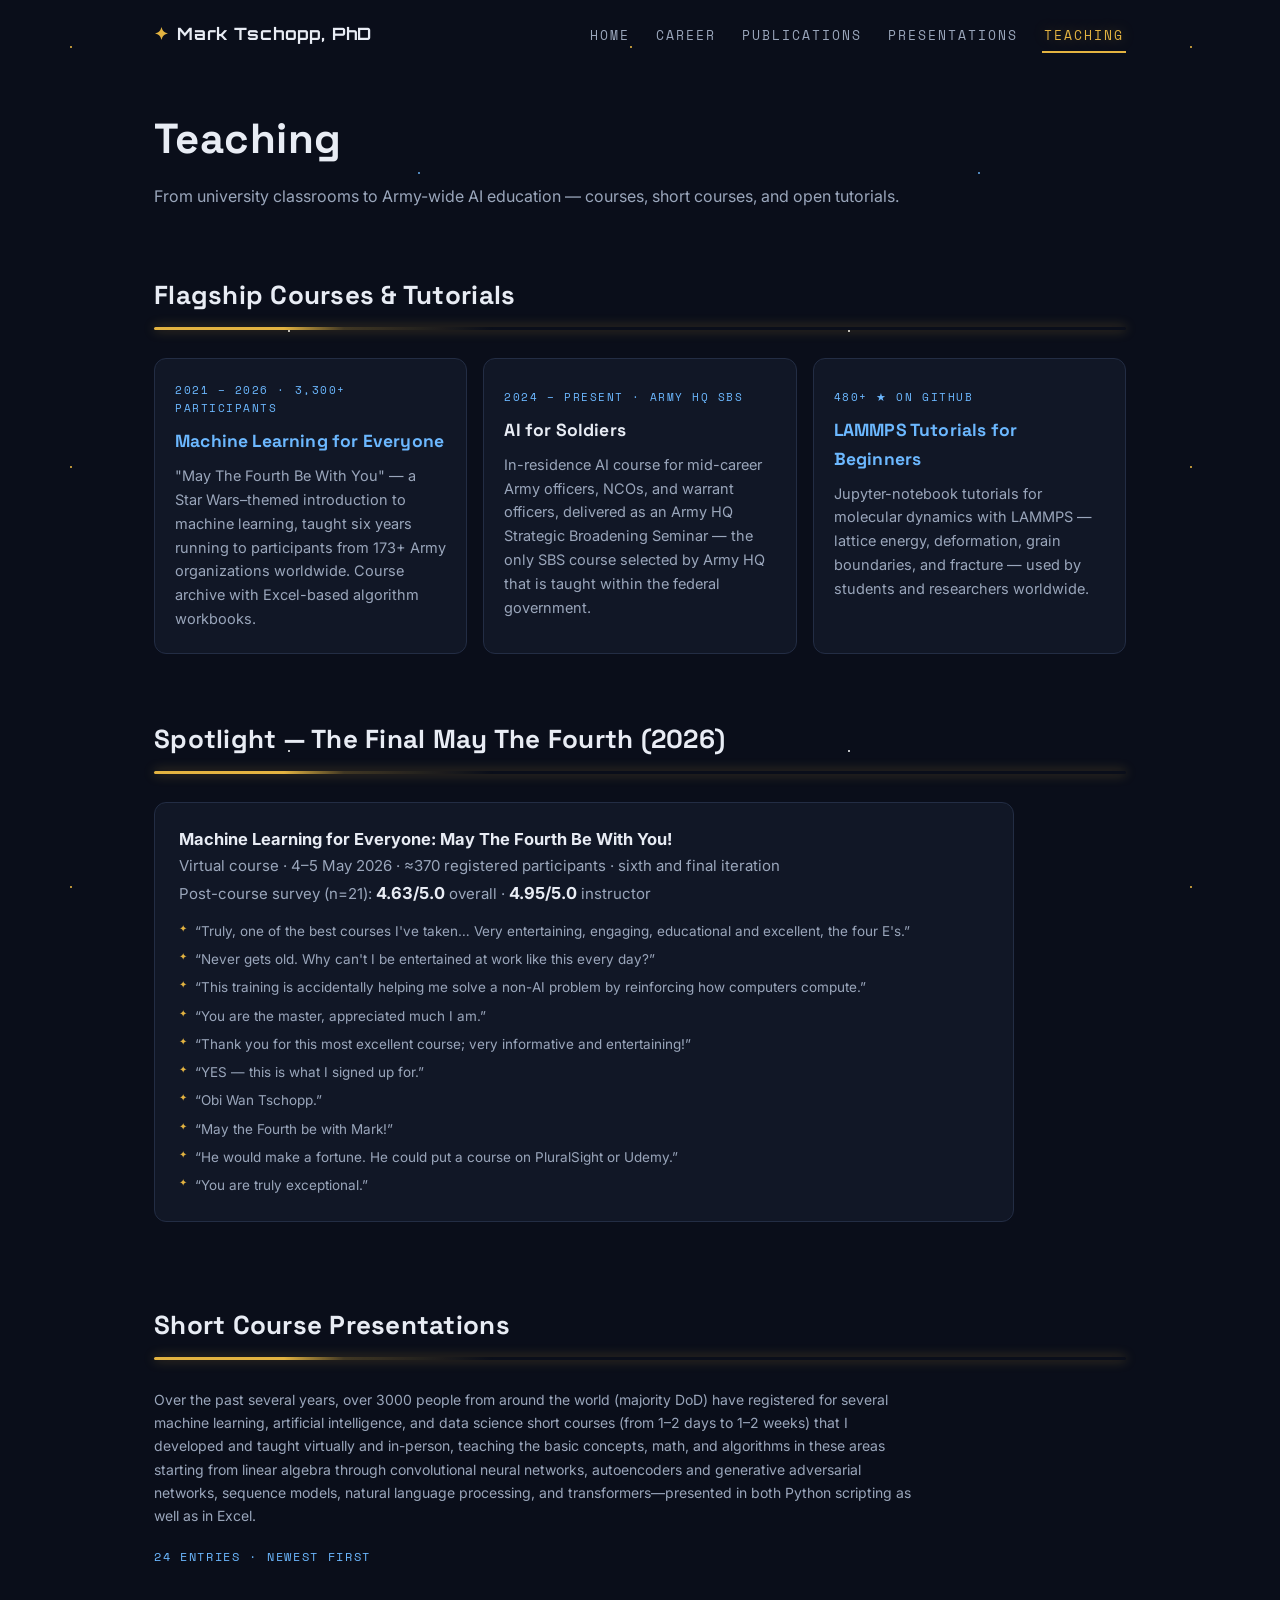
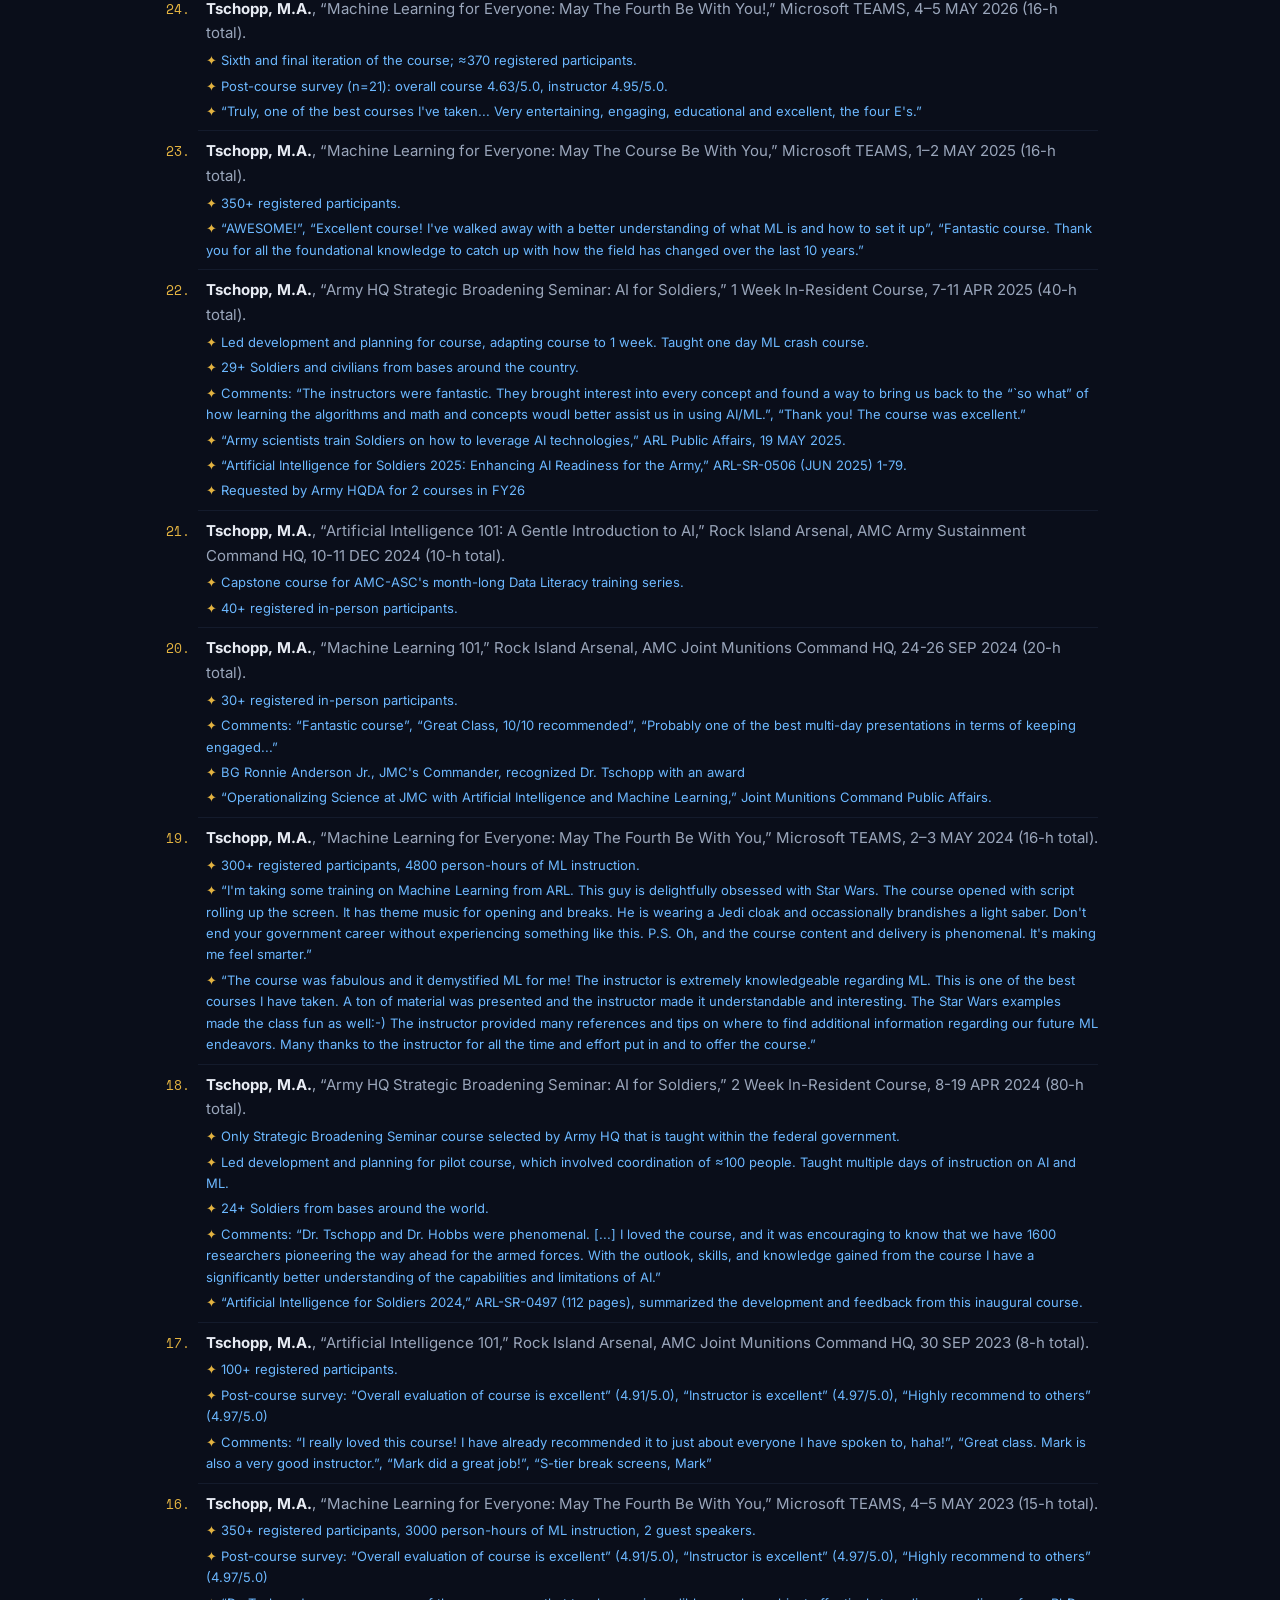
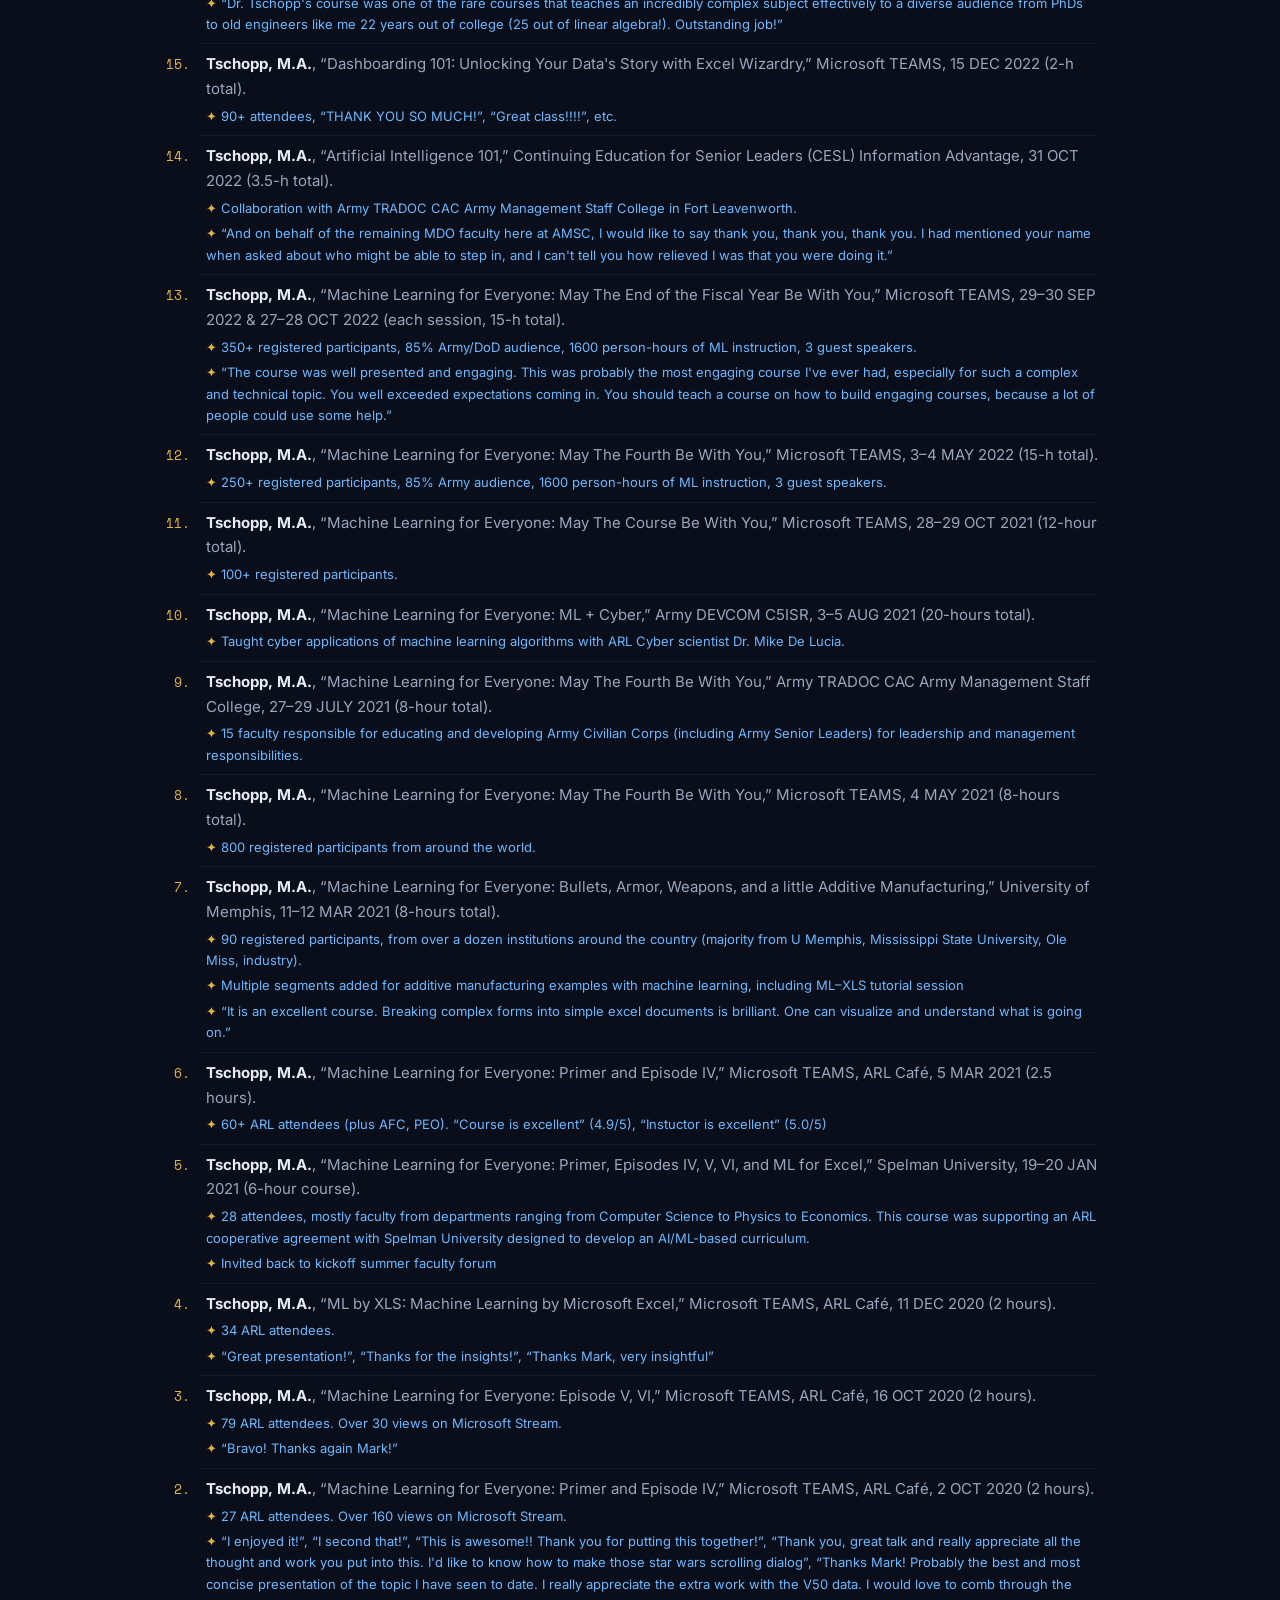
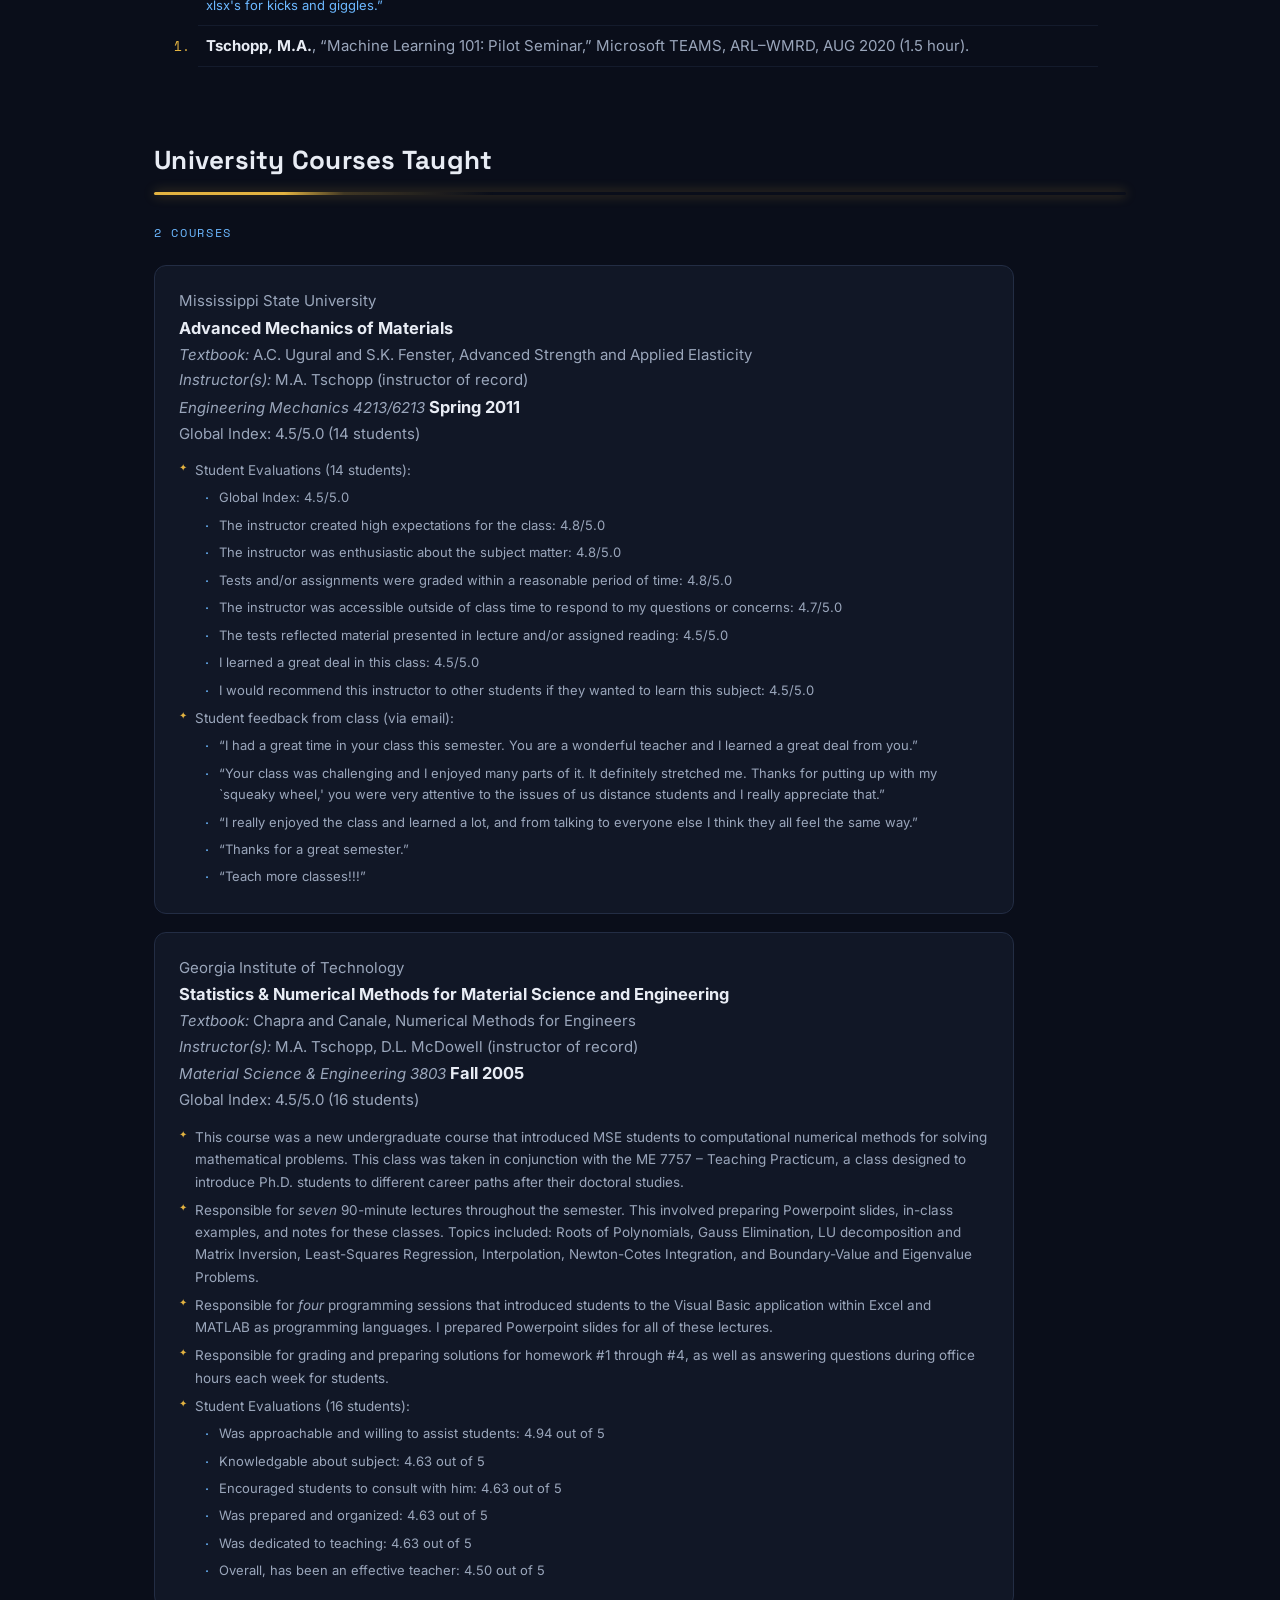
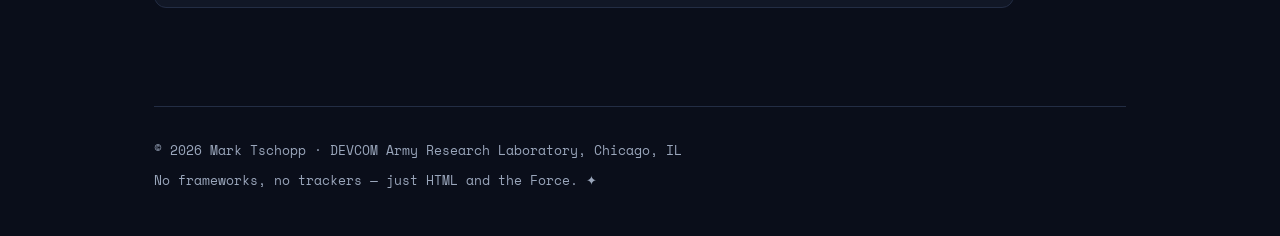
<file: teaching.html>
<!DOCTYPE html>
<html lang="en">
<head>
<meta charset="utf-8">
<meta name="viewport" content="width=device-width, initial-scale=1">
<title>Teaching — Mark Tschopp, PhD</title>
<link rel="icon" href="data:image/svg+xml,%3Csvg xmlns='http://www.w3.org/2000/svg' viewBox='0 0 32 32'%3E%3Crect width='32' height='32' fill='%230a0e1a'/%3E%3Cpath d='M16 5l2.6 7.4L26 13l-6 4.6 2.2 7.9L16 20.8l-6.2 4.7L12 17.6 6 13l7.4-.6z' fill='%23e3b341'/%3E%3C/svg%3E">
<link rel="preconnect" href="https://fonts.googleapis.com">
<link rel="preconnect" href="https://fonts.gstatic.com" crossorigin>
<link href="https://fonts.googleapis.com/css2?family=Orbitron:wght@700;800&family=Space+Grotesk:wght@400;500;700&family=Inter:wght@400;500;600&family=Space+Mono:wght@400;700&display=swap" rel="stylesheet">
<link rel="stylesheet" href="style.css">
</head>
<body>
<nav class="topnav" aria-label="Site">
  <span class="brand"><span class="star">✦</span>Mark Tschopp, PhD</span>
  <ul><li><a class="tab" href="index.html">Home</a></li><li><a class="tab" href="career.html">Career</a></li><li><a class="tab" href="publications.html">Publications</a></li><li><a class="tab" href="presentations.html">Presentations</a></li><li><a class="tab active" href="teaching.html">Teaching</a></li></ul>
</nav>
<main>
<header class="pagehead">
  <h1>Teaching</h1>
  <p class="sub">From university classrooms to Army-wide AI education — courses, short courses,
  and open tutorials.</p>
</header>
<section>
  <h2>Flagship Courses &amp; Tutorials</h2>
  <div class="saber" role="presentation"></div>
  <div class="grid">
    <div class="card">
      <span class="tag">2021 – 2026 · 3,300+ participants</span>
      <h3><a href="https://github.com/mrkllntschpp/Machine-Learning-For-Everyone">Machine Learning for Everyone</a></h3>
      <p>"May The Fourth Be With You" — a Star Wars–themed introduction to machine learning, taught six years running to participants from 173+ Army organizations worldwide. Course archive with Excel-based algorithm workbooks.</p>
    </div>
    <div class="card">
      <span class="tag">2024 – Present · Army HQ SBS</span>
      <h3>AI for Soldiers</h3>
      <p>In-residence AI course for mid-career Army officers, NCOs, and warrant officers, delivered as an Army HQ Strategic Broadening Seminar — the only SBS course selected by Army HQ that is taught within the federal government.</p>
    </div>
    <div class="card">
      <span class="tag">480+ ★ on GitHub</span>
      <h3><a href="https://github.com/mrkllntschpp/lammps-tutorials">LAMMPS Tutorials for Beginners</a></h3>
      <p>Jupyter-notebook tutorials for molecular dynamics with LAMMPS — lattice energy, deformation, grain boundaries, and fracture — used by students and researchers worldwide.</p>
    </div>
  </div>
</section><section>
  <h2>Spotlight — The Final May The Fourth (2026)</h2>
  <div class="saber" role="presentation"></div>
  <div class="course">
    <div class="chead"><strong>Machine Learning for Everyone: May The Fourth Be With You!</strong><br>
    Virtual course · 4–5 May 2026 · ≈370 registered participants · sixth and final iteration<br>
    Post-course survey (n=21): <strong>4.63/5.0</strong> overall · <strong>4.95/5.0</strong> instructor</div>
    <span class="note">“Truly, one of the best courses I've taken… Very entertaining, engaging, educational and excellent, the four E's.”</span>
    <span class="note">“Never gets old. Why can't I be entertained at work like this every day?”</span>
    <span class="note">“This training is accidentally helping me solve a non-AI problem by reinforcing how computers compute.”</span>
    <span class="note">“You are the master, appreciated much I am.”</span>
    <span class="note">“Thank you for this most excellent course; very informative and entertaining!”</span>
    <span class="note">“YES — this is what I signed up for.”</span>
    <span class="note">“Obi Wan Tschopp.”</span>
    <span class="note">“May the Fourth be with Mark!”</span>
    <span class="note">“He would make a fortune. He could put a course on PluralSight or Udemy.”</span>
    <span class="note">“You are truly exceptional.”</span>
  </div>
</section><section><h2>Short Course Presentations</h2><div class="saber" role="presentation"></div>
<p class="legend">Over the past several years, over 3000 people from around the world (majority DoD) have registered for several machine learning, artificial intelligence, and data science short courses (from 1–2 days to 1–2 weeks) that I developed and taught virtually and in-person, teaching the basic concepts, math, and algorithms in these areas starting from linear algebra through convolutional neural networks, autoencoders and generative adversarial networks, sequence models, natural language processing, and transformers—presented in both Python scripting as well as in Excel.</p>
<div class="counts">24 entries · newest first</div>
<ol reversed class="reflist">
<li><strong>Tschopp, M.A.</strong>, “Machine Learning for Everyone: May The Fourth Be With You!,” Microsoft TEAMS, 4–5 MAY 2026 (16-h total).<span class="note">Sixth and final iteration of the course; ≈370 registered participants.</span><span class="note">Post-course survey (n=21): overall course 4.63/5.0, instructor 4.95/5.0.</span><span class="note">“Truly, one of the best courses I've taken... Very entertaining, engaging, educational and excellent, the four E's.”</span></li>
<li><strong>Tschopp, M.A.</strong>, “Machine Learning for Everyone: May The Course Be With You,” Microsoft TEAMS, 1–2 MAY 2025 (16-h total).<span class="note">350+ registered participants.</span><span class="note">“AWESOME!”, “Excellent course! I've walked away with a better understanding of what ML is and how to set it up”, “Fantastic course. Thank you for all the foundational knowledge to catch up with how the field has changed over the last 10 years.”</span></li>
<li><strong>Tschopp, M.A.</strong>, “Army HQ Strategic Broadening Seminar: AI for Soldiers,” 1 Week In-Resident Course, 7-11 APR 2025 (40-h total).<span class="note">Led development and planning for course, adapting course to 1 week. Taught one day ML crash course.</span><span class="note">29+ Soldiers and civilians from bases around the country.</span><span class="note">Comments: “The instructors were fantastic. They brought interest into every concept and found a way to bring us back to the “`so what” of how learning the algorithms and math and concepts woudl better assist us in using AI/ML.”, “Thank you! The course was excellent.”</span><span class="note">“<a href="https://www.army.mil/article/285626/army_scientists_train_soldiers_on_how_to_leverage_ai_technologies">Army scientists train Soldiers on how to leverage AI technologies</a>,” ARL Public Affairs, 19 MAY 2025.</span><span class="note">“Artificial Intelligence for Soldiers 2025: Enhancing AI Readiness for the Army,” ARL-SR-0506 (JUN 2025) 1-79.</span><span class="note">Requested by Army HQDA for 2 courses in FY26</span></li>
<li><strong>Tschopp, M.A.</strong>, “Artificial Intelligence 101: A Gentle Introduction to AI,” Rock Island Arsenal, AMC Army Sustainment Command HQ, 10-11 DEC 2024 (10-h total).<span class="note">Capstone course for AMC-ASC's month-long Data Literacy training series.</span><span class="note">40+ registered in-person participants.</span></li>
<li><strong>Tschopp, M.A.</strong>, “Machine Learning 101,” Rock Island Arsenal, AMC Joint Munitions Command HQ, 24-26 SEP 2024 (20-h total).<span class="note">30+ registered in-person participants.</span><span class="note">Comments: “Fantastic course”, “Great Class, 10/10 recommended”, “Probably one of the best multi-day presentations in terms of keeping engaged...”</span><span class="note">BG Ronnie Anderson Jr., JMC's Commander, recognized Dr. Tschopp with an award</span><span class="note">“<a href="https://www.dvidshub.net/news/484157/operationalizing-science-jmc-with-artificial-intelligence-and-machine-learning">Operationalizing Science at JMC with Artificial Intelligence and Machine Learning</a>,” Joint Munitions Command Public Affairs.</span></li>
<li><strong>Tschopp, M.A.</strong>, “Machine Learning for Everyone: May The Fourth Be With You,” Microsoft TEAMS, 2–3 MAY 2024 (16-h total).<span class="note">300+ registered participants, 4800 person-hours of ML instruction.</span><span class="note">“I'm taking some training on Machine Learning from ARL. This guy is delightfully obsessed with Star Wars. The course opened with script rolling up the screen. It has theme music for opening and breaks. He is wearing a Jedi cloak and occassionally brandishes a light saber. Don't end your government career without experiencing something like this. P.S. Oh, and the course content and delivery is phenomenal. It's making me feel smarter.”</span><span class="note">“The course was fabulous and it demystified ML for me! The instructor is extremely knowledgeable regarding ML. This is one of the best courses I have taken. A ton of material was presented and the instructor made it understandable and interesting. The Star Wars examples made the class fun as well:-) The instructor provided many references and tips on where to find additional information regarding our future ML endeavors. Many thanks to the instructor for all the time and effort put in and to offer the course.”</span></li>
<li><strong>Tschopp, M.A.</strong>, “Army HQ Strategic Broadening Seminar: AI for Soldiers,” 2 Week In-Resident Course, 8-19 APR 2024 (80-h total).<span class="note">Only Strategic Broadening Seminar course selected by Army HQ that is taught within the federal government.</span><span class="note">Led development and planning for pilot course, which involved coordination of ≈100 people. Taught multiple days of instruction on AI and ML.</span><span class="note">24+ Soldiers from bases around the world.</span><span class="note">Comments: “Dr. Tschopp and Dr. Hobbs were phenomenal. [...] I loved the course, and it was encouraging to know that we have 1600 researchers pioneering the way ahead for the armed forces. With the outlook, skills, and knowledge gained from the course I have a significantly better understanding of the capabilities and limitations of AI.”</span><span class="note">“Artificial Intelligence for Soldiers 2024,” ARL-SR-0497 (112 pages), summarized the development and feedback from this inaugural course.</span></li>
<li><strong>Tschopp, M.A.</strong>, “Artificial Intelligence 101,” Rock Island Arsenal, AMC Joint Munitions Command HQ, 30 SEP 2023 (8-h total).<span class="note">100+ registered participants.</span><span class="note">Post-course survey: “Overall evaluation of course is excellent” (4.91/5.0), “Instructor is excellent” (4.97/5.0), “Highly recommend to others” (4.97/5.0)</span><span class="note">Comments: “I really loved this course! I have already recommended it to just about everyone I have spoken to, haha!”, “Great class. Mark is also a very good instructor.”, “Mark did a great job!”, “S-tier break screens, Mark”</span></li>
<li><strong>Tschopp, M.A.</strong>, “Machine Learning for Everyone: May The Fourth Be With You,” Microsoft TEAMS, 4–5 MAY 2023 (15-h total).<span class="note">350+ registered participants, 3000 person-hours of ML instruction, 2 guest speakers.</span><span class="note">Post-course survey: “Overall evaluation of course is excellent” (4.91/5.0), “Instructor is excellent” (4.97/5.0), “Highly recommend to others” (4.97/5.0)</span><span class="note">“Dr. Tschopp's course was one of the rare courses that teaches an incredibly complex subject effectively to a diverse audience from PhDs to old engineers like me 22 years out of college (25 out of linear algebra!). Outstanding job!”</span></li>
<li><strong>Tschopp, M.A.</strong>, “Dashboarding 101: Unlocking Your Data's Story with Excel Wizardry,” Microsoft TEAMS, 15 DEC 2022 (2-h total).<span class="note">90+ attendees, “THANK YOU SO MUCH!”, “Great class!!!!”, etc.</span></li>
<li><strong>Tschopp, M.A.</strong>, “Artificial Intelligence 101,” Continuing Education for Senior Leaders (CESL) Information Advantage, 31 OCT 2022 (3.5-h total).<span class="note">Collaboration with Army TRADOC CAC Army Management Staff College in Fort Leavenworth.</span><span class="note">“And on behalf of the remaining MDO faculty here at AMSC, I would like to say thank you, thank you, thank you. I had mentioned your name when asked about who might be able to step in, and I can't tell you how relieved I was that you were doing it.”</span></li>
<li><strong>Tschopp, M.A.</strong>, “Machine Learning for Everyone: May The End of the Fiscal Year Be With You,” Microsoft TEAMS, 29–30 SEP 2022 &amp; 27–28 OCT 2022 (each session, 15-h total).<span class="note">350+ registered participants, 85% Army/DoD audience, 1600 person-hours of ML instruction, 3 guest speakers.</span><span class="note">“The course was well presented and engaging. This was probably the most engaging course I've ever had, especially for such a complex and technical topic. You well exceeded expectations coming in. You should teach a course on how to build engaging courses, because a lot of people could use some help.”</span></li>
<li><strong>Tschopp, M.A.</strong>, “Machine Learning for Everyone: May The Fourth Be With You,” Microsoft TEAMS, 3–4 MAY 2022 (15-h total).<span class="note">250+ registered participants, 85% Army audience, 1600 person-hours of ML instruction, 3 guest speakers.</span></li>
<li><strong>Tschopp, M.A.</strong>, “Machine Learning for Everyone: May The Course Be With You,” Microsoft TEAMS, 28–29 OCT 2021 (12-hour total).<span class="note">100+ registered participants.</span></li>
<li><strong>Tschopp, M.A.</strong>, “Machine Learning for Everyone: ML + Cyber,” Army DEVCOM C5ISR, 3–5 AUG 2021 (20-hours total).<span class="note">Taught cyber applications of machine learning algorithms with ARL Cyber scientist Dr. Mike De Lucia.</span></li>
<li><strong>Tschopp, M.A.</strong>, “Machine Learning for Everyone: May The Fourth Be With You,” Army TRADOC CAC Army Management Staff College, 27–29 JULY 2021 (8-hour total).<span class="note">15 faculty responsible for educating and developing Army Civilian Corps (including Army Senior Leaders) for leadership and management responsibilities.</span></li>
<li><strong>Tschopp, M.A.</strong>, “Machine Learning for Everyone: May The Fourth Be With You,” Microsoft TEAMS, 4 MAY 2021 (8-hours total).<span class="note">800 registered participants from around the world.</span></li>
<li><strong>Tschopp, M.A.</strong>, “Machine Learning for Everyone: Bullets, Armor, Weapons, and a little Additive Manufacturing,” University of Memphis, 11–12 MAR 2021 (8-hours total).<span class="note">90 registered participants, from over a dozen institutions around the country (majority from U Memphis, Mississippi State University, Ole Miss, industry).</span><span class="note">Multiple segments added for additive manufacturing examples with machine learning, including ML–XLS tutorial session</span><span class="note">“It is an excellent course. Breaking complex forms into simple excel documents is brilliant. One can visualize and understand what is going on.”</span></li>
<li><strong>Tschopp, M.A.</strong>, “Machine Learning for Everyone: Primer and Episode IV,” Microsoft TEAMS, ARL Café, 5 MAR 2021 (2.5 hours).<span class="note">60+ ARL attendees (plus AFC, PEO). “Course is excellent” (4.9/5), “Instuctor is excellent” (5.0/5)</span></li>
<li><strong>Tschopp, M.A.</strong>, “Machine Learning for Everyone: Primer, Episodes IV, V, VI, and ML for Excel,” Spelman University, 19–20 JAN 2021 (6-hour course).<span class="note">28 attendees, mostly faculty from departments ranging from Computer Science to Physics to Economics. This course was supporting an ARL cooperative agreement with Spelman University designed to develop an AI/ML-based curriculum.</span><span class="note">Invited back to kickoff summer faculty forum</span></li>
<li><strong>Tschopp, M.A.</strong>, “ML by XLS: Machine Learning by Microsoft Excel,” Microsoft TEAMS, ARL Café, 11 DEC 2020 (2 hours).<span class="note">34 ARL attendees.</span><span class="note">“Great presentation!”, “Thanks for the insights!”, “Thanks Mark, very insightful”</span></li>
<li><strong>Tschopp, M.A.</strong>, “Machine Learning for Everyone: Episode V, VI,” Microsoft TEAMS, ARL Café, 16 OCT 2020 (2 hours).<span class="note">79 ARL attendees. Over 30 views on Microsoft Stream.</span><span class="note">“Bravo! Thanks again Mark!”</span></li>
<li><strong>Tschopp, M.A.</strong>, “Machine Learning for Everyone: Primer and Episode IV,” Microsoft TEAMS, ARL Café, 2 OCT 2020 (2 hours).<span class="note">27 ARL attendees. Over 160 views on Microsoft Stream.</span><span class="note">“I enjoyed it!”, “I second that!”, “This is awesome!! Thank you for putting this together!”, “Thank you, great talk and really appreciate all the thought and work you put into this. I'd like to know how to make those star wars scrolling dialog”, “Thanks Mark! Probably the best and most concise presentation of the topic I have seen to date. I really appreciate the extra work with the V50 data. I would love to comb through the xlsx's for kicks and giggles.”</span></li>
<li><strong>Tschopp, M.A.</strong>, “Machine Learning 101: Pilot Seminar,” Microsoft TEAMS, ARL–WMRD, AUG 2020 (1.5 hour).</li>
</ol></section><section><h2>University Courses Taught</h2><div class="saber" role="presentation"></div>
<div class="counts">2 courses</div>
<div class="course"><div class="chead">Mississippi State University<br><strong>Advanced Mechanics of Materials</strong><br><em>Textbook:</em> A.C. Ugural and S.K. Fenster, Advanced Strength and Applied Elasticity<br><em>Instructor(s):</em> M.A. Tschopp (instructor of record)<br><em>Engineering Mechanics 4213/6213</em> <strong>Spring 2011</strong><br>Global Index: 4.5/5.0 (14 students)</div><span class="note">Student Evaluations (14 students):</span><span class="note sub">Global Index: 4.5/5.0</span><span class="note sub">The instructor created high expectations for the class: 4.8/5.0</span><span class="note sub">The instructor was enthusiastic about the subject matter: 4.8/5.0</span><span class="note sub">Tests and/or assignments were graded within a reasonable period of time: 4.8/5.0</span><span class="note sub">The instructor was accessible outside of class time to respond to my questions or concerns: 4.7/5.0</span><span class="note sub">The tests reflected material presented in lecture and/or assigned reading: 4.5/5.0</span><span class="note sub">I learned a great deal in this class: 4.5/5.0</span><span class="note sub">I would recommend this instructor to other students if they wanted to learn this subject: 4.5/5.0</span><span class="note">Student feedback from class (via email):</span><span class="note sub">“I had a great time in your class this semester. You are a wonderful teacher and I learned a great deal from you.”</span><span class="note sub">“Your class was challenging and I enjoyed many parts of it. It definitely stretched me. Thanks for putting up with my `squeaky wheel,' you were very attentive to the issues of us distance students and I really appreciate that.”</span><span class="note sub">“I really enjoyed the class and learned a lot, and from talking to everyone else I think they all feel the same way.”</span><span class="note sub">“Thanks for a great semester.”</span><span class="note sub">“Teach more classes!!!”</span></div>
<div class="course"><div class="chead">Georgia Institute of Technology<br><strong>Statistics &amp; Numerical Methods for Material Science and Engineering</strong><br><em>Textbook:</em> Chapra and Canale, Numerical Methods for Engineers<br><em>Instructor(s):</em> M.A. Tschopp, D.L. McDowell (instructor of record)<br><em>Material Science &amp; Engineering 3803</em> <strong>Fall 2005</strong><br>Global Index: 4.5/5.0 (16 students)</div><span class="note">This course was a new undergraduate course that introduced MSE students to computational numerical methods for solving mathematical problems. This class was taken in conjunction with the ME 7757 – Teaching Practicum, a class designed to introduce Ph.D. students to different career paths after their doctoral studies.</span><span class="note">Responsible for <em>seven</em> 90-minute lectures throughout the semester. This involved preparing Powerpoint slides, in-class examples, and notes for these classes. Topics included: Roots of Polynomials, Gauss Elimination, LU decomposition and Matrix Inversion, Least-Squares Regression, Interpolation, Newton-Cotes Integration, and Boundary-Value and Eigenvalue Problems.</span><span class="note">Responsible for <em>four</em> programming sessions that introduced students to the Visual Basic application within Excel and MATLAB as programming languages. I prepared Powerpoint slides for all of these lectures.</span><span class="note">Responsible for grading and preparing solutions for homework #1 through #4, as well as answering questions during office hours each week for students.</span><span class="note">Student Evaluations (16 students):</span><span class="note sub">Was approachable and willing to assist students: 4.94 out of 5</span><span class="note sub">Knowledgable about subject: 4.63 out of 5</span><span class="note sub">Encouraged students to consult with him: 4.63 out of 5</span><span class="note sub">Was prepared and organized: 4.63 out of 5</span><span class="note sub">Was dedicated to teaching: 4.63 out of 5</span><span class="note sub">Overall, has been an effective teacher: 4.50 out of 5</span></div>
</section>
<footer>
  <span>© 2026 Mark Tschopp · DEVCOM Army Research Laboratory, Chicago, IL</span>
  <span>No frameworks, no trackers — just HTML and the Force. ✦</span>
</footer>
</main>
</body>
</html>
</file>
<file: style.css>
:root{
  --space:#0a0e1a;          /* deep space */
  --panel:#111726;          /* card surface */
  --panel-edge:#232d44;     /* card border */
  --star-gold:#e3b341;      /* crawl gold */
  --gold-bright:#ffd25e;
  --saber-blue:#6cb8ff;     /* link / secondary accent */
  --text:#e8ecf4;
  --muted:#9aa6bb;
  --mono:'Space Mono',ui-monospace,monospace;
}
*{margin:0;padding:0;box-sizing:border-box}
html{scroll-behavior:smooth}
body{
  background:var(--space);
  color:var(--text);
  font:400 17px/1.65 'Inter',system-ui,sans-serif;
  position:relative;
  overflow-x:hidden;
}
/* ---- starfield ---- */
body::before,body::after{
  content:"";position:fixed;inset:0;pointer-events:none;z-index:0;
  background-repeat:repeat;
}
body::before{
  background-image:
    radial-gradient(1px 1px at 22px 34px, rgba(255,255,255,.55) 50%, transparent 51%),
    radial-gradient(1px 1px at 187px 121px, rgba(255,255,255,.4) 50%, transparent 51%),
    radial-gradient(1px 1px at 311px 63px, rgba(255,255,255,.5) 50%, transparent 51%),
    radial-gradient(1px 1px at 98px 219px, rgba(255,255,255,.35) 50%, transparent 51%),
    radial-gradient(1px 1px at 259px 274px, rgba(255,255,255,.45) 50%, transparent 51%),
    radial-gradient(1px 1px at 143px 172px, rgba(255,255,255,.3) 50%, transparent 51%);
  background-size:340px 340px;
}
body::after{
  background-image:
    radial-gradient(1.5px 1.5px at 71px 47px, rgba(227,179,65,.8) 50%, transparent 51%),
    radial-gradient(1.5px 1.5px at 419px 173px, rgba(108,184,255,.7) 50%, transparent 51%),
    radial-gradient(1.5px 1.5px at 289px 331px, rgba(255,255,255,.75) 50%, transparent 51%),
    radial-gradient(1.2px 1.2px at 511px 88px, rgba(227,179,65,.6) 50%, transparent 51%);
  background-size:560px 420px;
}
main{position:relative;z-index:1;max-width:1020px;margin:0 auto;padding:0 24px}
a{color:var(--saber-blue);text-decoration:none}
a:hover{color:var(--gold-bright)}
h1,h2,h3{font-family:'Space Grotesk',sans-serif;letter-spacing:.01em}

/* ---- top nav ---- */
.topnav{
  position:relative;z-index:2;
  display:flex;flex-wrap:wrap;gap:8px 22px;align-items:center;justify-content:space-between;
  max-width:1020px;margin:0 auto;padding:20px 24px 0;
}
.brand{
  font-family:'Space Grotesk',sans-serif;font-weight:700;font-size:17px;color:var(--text);
}
.brand .star{color:var(--star-gold);margin-right:8px}
.topnav ul{display:flex;flex-wrap:wrap;gap:4px 22px;list-style:none}
.topnav a.tab{
  font-family:var(--mono);font-size:12.5px;letter-spacing:.16em;text-transform:uppercase;
  color:var(--muted);padding:6px 2px;border-bottom:2px solid transparent;
}
.topnav a.tab:hover{color:var(--gold-bright)}
.topnav a.tab.active{
  color:var(--star-gold);border-bottom-color:var(--star-gold);
  text-shadow:0 0 14px rgba(227,179,65,.4);
}

/* ---- hero (home) ---- */
.hero{padding:76px 0 56px}
.eyebrow{
  font-family:var(--mono);font-size:13px;letter-spacing:.22em;
  color:var(--star-gold);text-transform:uppercase;margin-bottom:18px;
}
.hero h1{
  font-family:'Orbitron','Space Grotesk',sans-serif;font-weight:800;
  font-size:clamp(32px,5.6vw,54px);line-height:1.12;
  text-transform:uppercase;letter-spacing:.06em;
  text-shadow:0 0 28px rgba(227,179,65,.25);
}
.hero h1 .phd{font-size:.4em;font-weight:700;color:var(--muted);letter-spacing:.14em}
.brand{font-family:'Orbitron','Space Grotesk',sans-serif;letter-spacing:.05em}
.hero .tagline{margin-top:18px;max-width:680px;font-size:19px;color:var(--muted)}
.hero .tagline strong{color:var(--text);font-weight:600}
.links{display:flex;flex-wrap:wrap;gap:12px;margin-top:30px}
.links a{
  font-family:var(--mono);font-size:13.5px;letter-spacing:.04em;
  border:1px solid var(--panel-edge);border-radius:6px;
  padding:9px 16px;background:rgba(17,23,38,.7);
  transition:border-color .15s,transform .15s;
}
.links a:hover{border-color:var(--star-gold);transform:translateY(-1px);color:var(--gold-bright)}

/* ---- page header (subpages) ---- */
.pagehead{padding:56px 0 8px}
.pagehead h1{font-size:clamp(30px,5vw,42px);font-weight:700}
.pagehead .sub{color:var(--muted);margin-top:10px;max-width:760px;font-size:16px}

/* ---- stats ---- */
.stats{display:grid;grid-template-columns:repeat(auto-fit,minmax(150px,1fr));gap:14px;margin:26px 0 0}
.stat{background:var(--panel);border:1px solid var(--panel-edge);border-radius:10px;padding:18px 16px;text-align:center}
.stat .n{font-family:'Space Grotesk',sans-serif;font-size:30px;font-weight:700;color:var(--gold-bright);text-shadow:0 0 18px rgba(227,179,65,.35)}
.stat .l{font-family:var(--mono);font-size:11.5px;letter-spacing:.12em;text-transform:uppercase;color:var(--muted);margin-top:4px}

/* ---- sections ---- */
section{padding:56px 0 8px}
h2{font-size:26px;font-weight:700;display:inline-block}
.saber{
  height:3px;width:100%;margin:10px 0 28px;border-radius:2px;
  background:linear-gradient(90deg,var(--star-gold) 0,var(--star-gold) 130px,rgba(227,179,65,.25) 190px,transparent 340px);
  box-shadow:0 0 12px rgba(227,179,65,.45);
}
.about p{max-width:780px;color:var(--muted);margin-bottom:16px}
.about p strong{color:var(--text)}

/* ---- cards ---- */
.grid{display:grid;grid-template-columns:repeat(auto-fit,minmax(280px,1fr));gap:16px}
.card{background:var(--panel);border:1px solid var(--panel-edge);border-radius:12px;padding:22px 20px;transition:border-color .15s,transform .15s}
.card:hover{border-color:rgba(108,184,255,.55);transform:translateY(-2px)}
.card h3{font-size:17.5px;margin-bottom:8px;color:var(--text)}
.card p{font-size:14.5px;color:var(--muted)}
.card .tag{display:inline-block;font-family:var(--mono);font-size:11px;letter-spacing:.14em;text-transform:uppercase;color:var(--saber-blue);margin-bottom:10px}

/* ---- featured publications (home) ---- */
.publead{max-width:780px;color:var(--muted);font-size:15.5px;margin-bottom:24px}
.pub{border-left:2px solid var(--panel-edge);padding:6px 0 6px 20px;margin-bottom:18px;transition:border-color .15s}
.pub:hover{border-left-color:var(--star-gold)}
.pub .t{font-weight:600;font-size:16.5px}
.pub .m{font-size:14px;color:var(--muted);margin-top:3px}
.pub .m em{color:var(--saber-blue);font-style:normal}
.subhead{font-family:var(--mono);font-size:12px;letter-spacing:.18em;text-transform:uppercase;color:var(--star-gold);margin:34px 0 16px}
.pubmini{display:grid;grid-template-columns:repeat(auto-fit,minmax(320px,1fr));gap:4px 28px;max-width:960px}
.pubmini a{display:block;font-size:13.5px;color:var(--muted);padding:5px 0;border-bottom:1px solid rgba(35,45,68,.5)}
.pubmini a:hover{color:var(--gold-bright)}
.pubmini .v{font-family:var(--mono);font-size:11.5px;color:var(--saber-blue)}
.pubnote{font-size:14px;color:var(--muted);margin-top:18px}

/* ---- full reference lists (subpages) ---- */
.reflist{list-style-position:outside;margin:0 0 8px 44px;max-width:900px}
.reflist li{
  padding:8px 0 8px 8px;color:var(--muted);font-size:15px;
  border-bottom:1px solid rgba(35,45,68,.45);
}
.reflist li::marker{font-family:var(--mono);font-size:12.5px;color:var(--star-gold)}
.reflist strong{color:var(--text)}
.reflist u{text-decoration-color:rgba(108,184,255,.6)}
.reflist .note{
  display:block;font-size:13px;color:var(--saber-blue);margin-top:4px;
}
.reflist .note::before{content:"✦ ";color:var(--star-gold)}
.legend{font-size:14px;color:var(--muted);margin-bottom:20px;max-width:760px}
.counts{
  font-family:var(--mono);font-size:12px;letter-spacing:.14em;text-transform:uppercase;
  color:var(--saber-blue);margin:4px 0 22px;
}

/* ---- university courses ---- */
.course{
  background:var(--panel);border:1px solid var(--panel-edge);border-radius:12px;
  padding:22px 24px;margin-bottom:18px;max-width:860px;
}
.course .chead{color:var(--muted);font-size:15px;line-height:1.7;margin-bottom:10px}
.course .chead strong{color:var(--text);font-size:16.5px}
.course .note{display:block;font-size:13.5px;color:var(--muted);padding:3px 0 3px 16px;position:relative}
.course .note::before{content:"✦";position:absolute;left:0;top:3px;color:var(--star-gold);font-size:10px}
.course .note.sub{padding-left:40px;font-size:13px}
.course .note.sub::before{content:"·";left:26px;color:var(--saber-blue);font-size:14px;top:2px}

/* ---- career timeline ---- */
.timeline{position:relative;margin-top:8px;padding-left:36px;max-width:840px}
.timeline::before{
  content:"";position:absolute;left:8px;top:8px;bottom:8px;width:2px;border-radius:1px;
  background:linear-gradient(180deg,var(--star-gold),rgba(227,179,65,.12));
  box-shadow:0 0 10px rgba(227,179,65,.35);
}
.tl-item{position:relative;padding-bottom:36px}
.tl-item::before{
  content:"✦";position:absolute;left:-34px;top:0;color:var(--star-gold);
  font-size:15px;text-shadow:0 0 10px rgba(227,179,65,.65);background:var(--space);
  line-height:1.2;
}
.tl-date{font-family:var(--mono);font-size:12px;letter-spacing:.16em;text-transform:uppercase;color:var(--star-gold)}
.tl-item h3{font-size:18.5px;margin:6px 0 2px}
.tl-org{font-size:14px;color:var(--saber-blue);margin-bottom:8px}
.tl-item p{font-size:14.5px;color:var(--muted);max-width:720px}

/* ---- recognition ---- */
.honors{list-style:none;max-width:780px}
.honors li{padding:10px 0 10px 30px;position:relative;color:var(--muted);border-bottom:1px solid rgba(35,45,68,.6);font-size:15.5px}
.honors li strong{color:var(--text)}
.honors li::before{content:"✦";position:absolute;left:2px;color:var(--star-gold);font-size:13px;top:12px}

/* ---- footer ---- */
footer{
  margin-top:72px;padding:34px 0 44px;border-top:1px solid var(--panel-edge);
  font-family:var(--mono);font-size:12.5px;color:var(--muted);
  display:flex;flex-wrap:wrap;gap:10px;justify-content:space-between;align-items:center;
}
footer a{color:var(--star-gold)}
@media (max-width:640px){
  .hero{padding-top:48px}
  section{padding-top:44px}
  .reflist{margin-left:30px}
}
</file>
